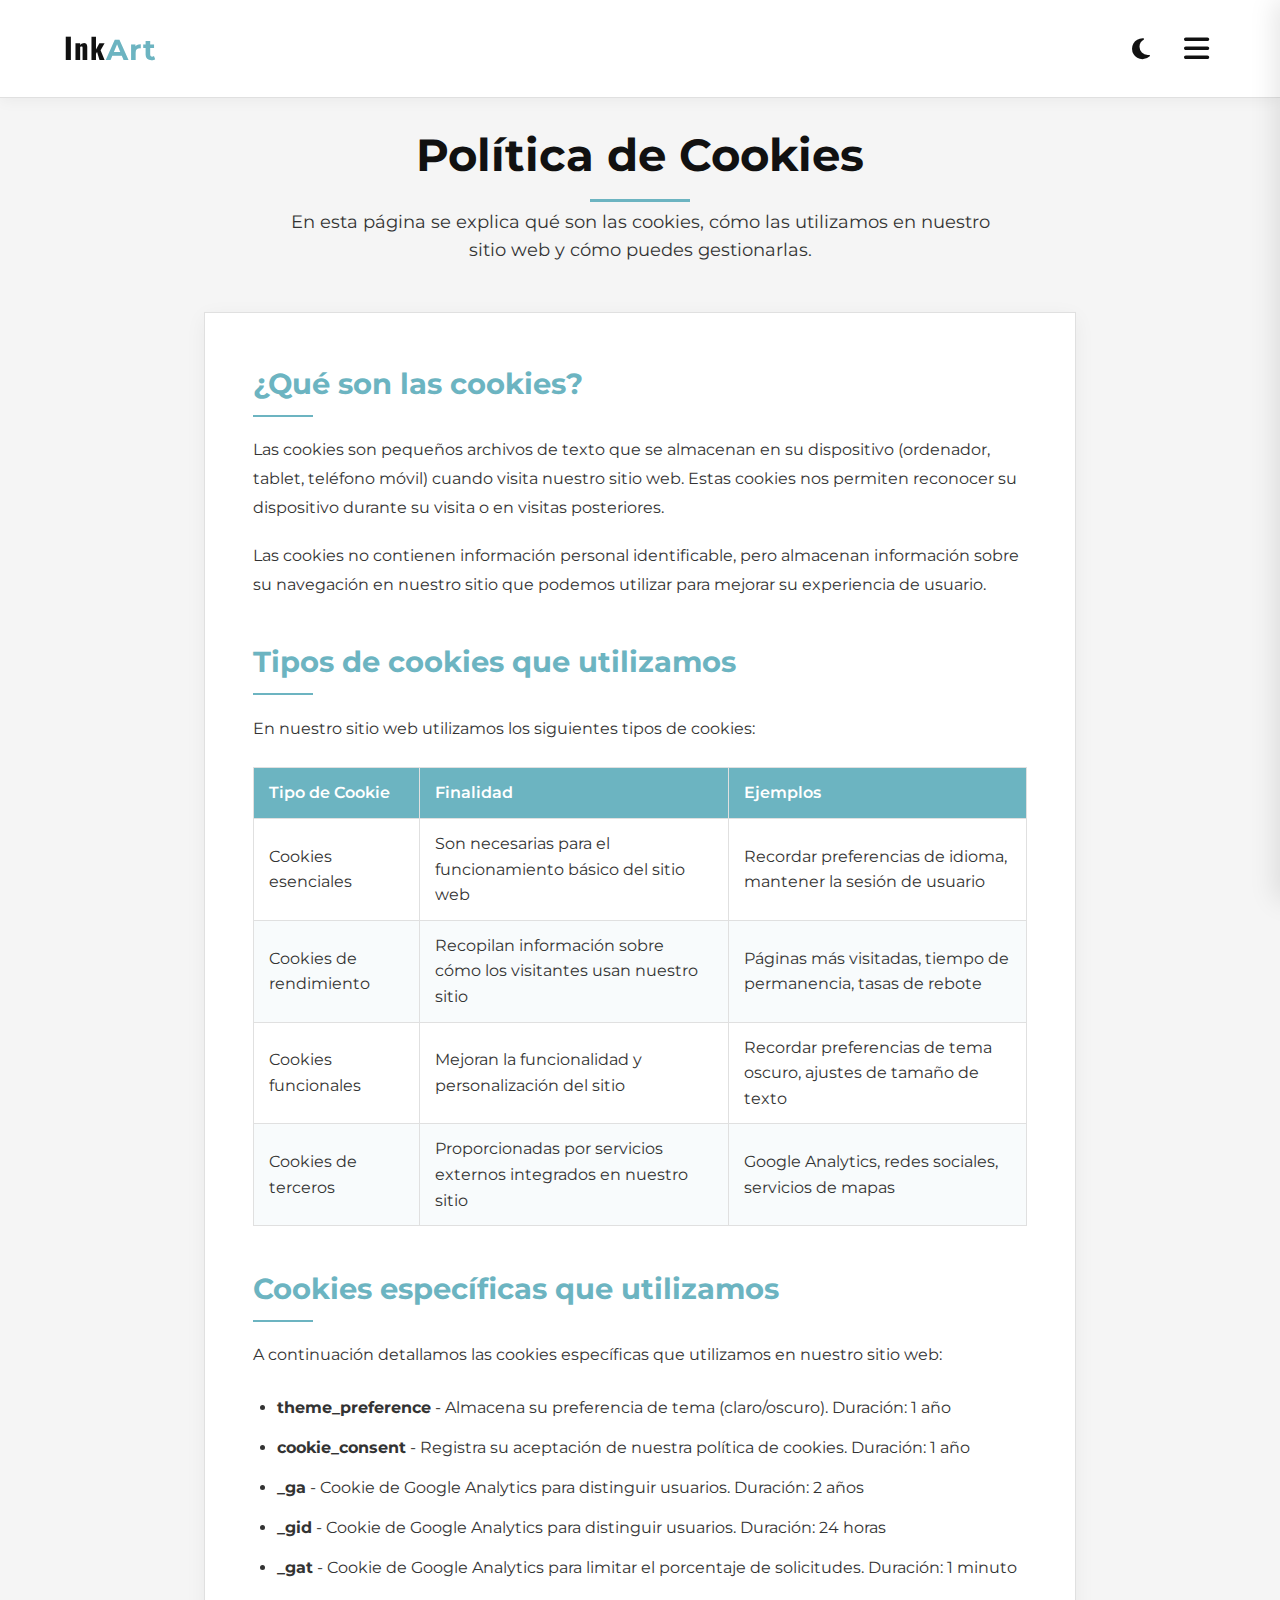
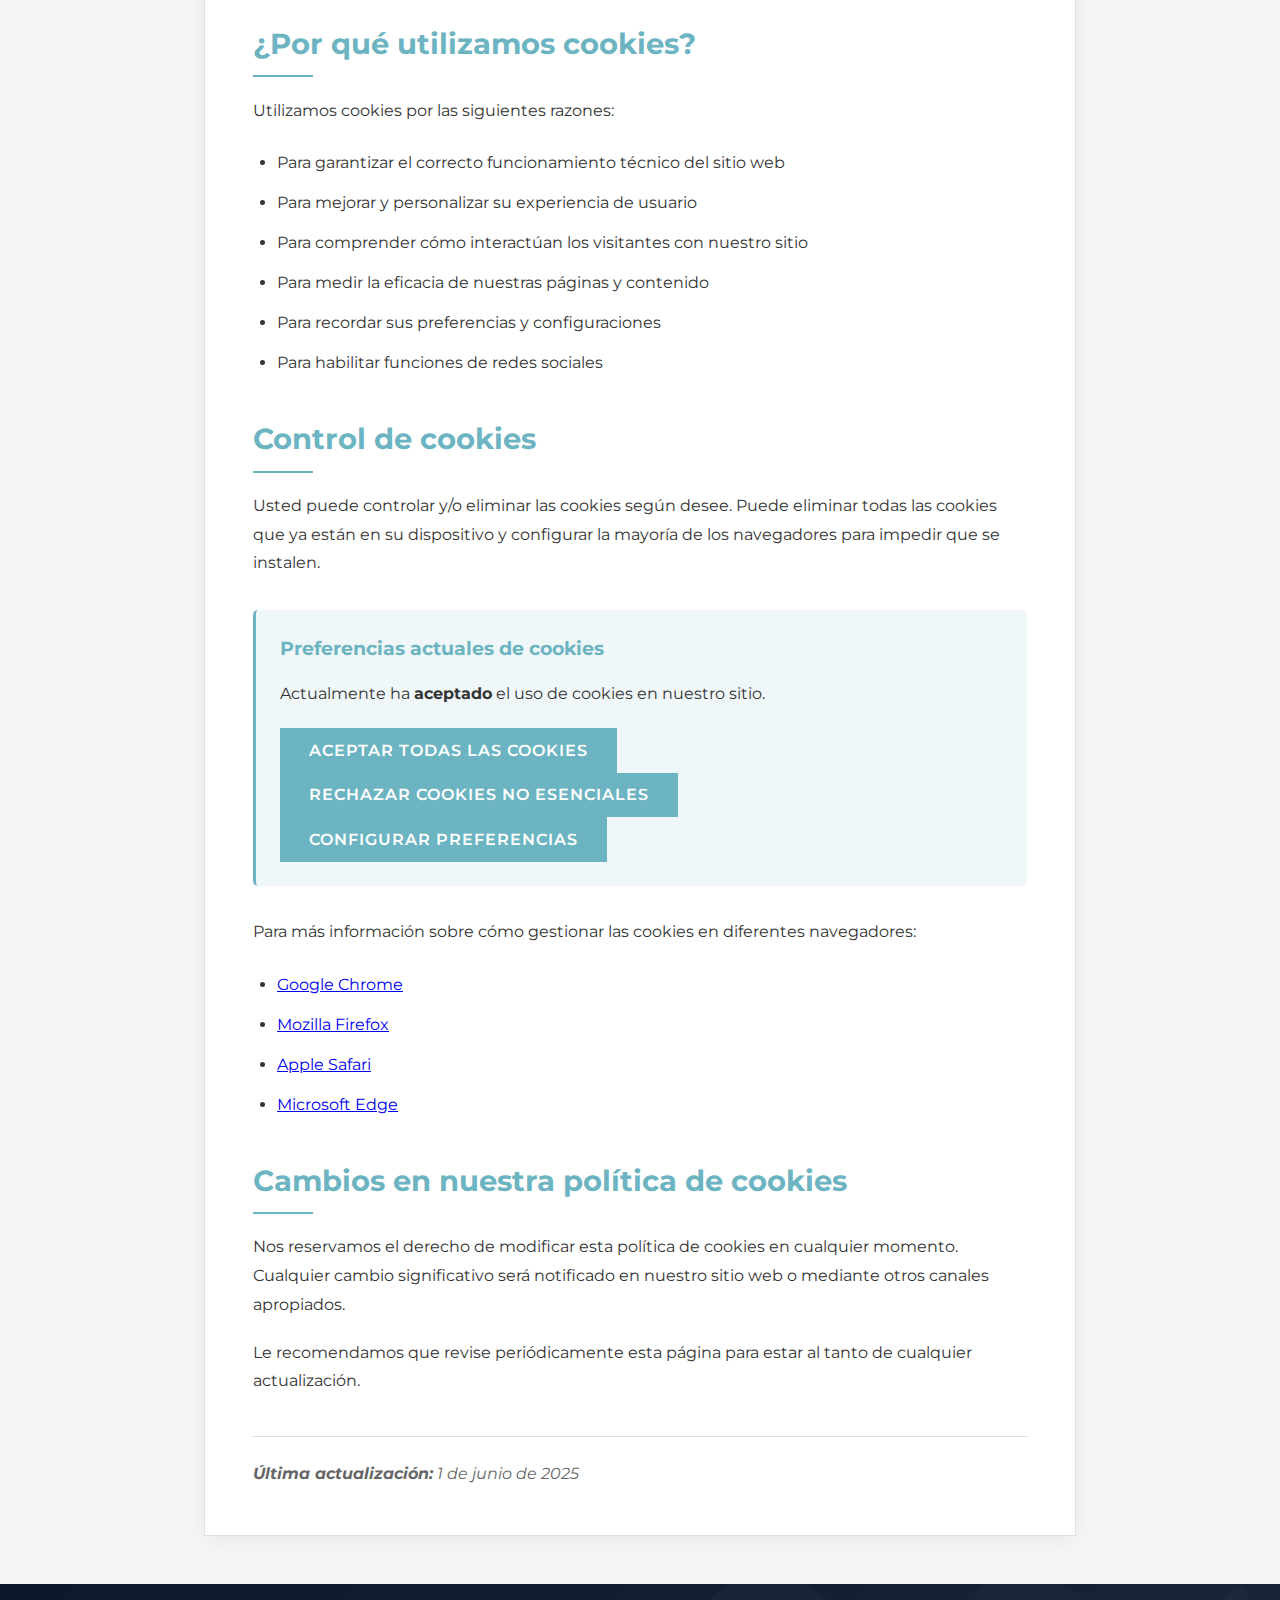
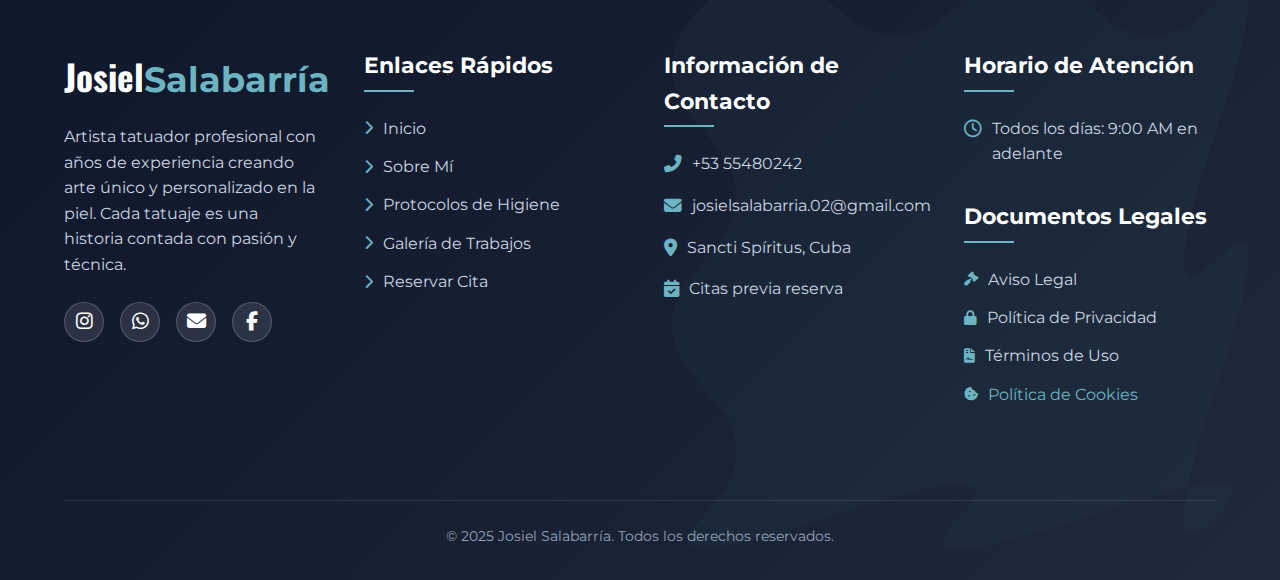
<file: cookies.html>
<!DOCTYPE html>
<html lang="es">
<head>
    <meta charset="UTF-8">
    <meta name="viewport" content="width=device-width, initial-scale=1.0">
    <title>Política de Cookies | Josiel Salabarria | Artista Tatuador</title>
    <link rel="stylesheet" href="https://cdnjs.cloudflare.com/ajax/libs/font-awesome/6.4.0/css/all.min.css">
    <link href="https://fonts.googleapis.com/css2?family=Montserrat:wght@300;400;500;600;700&family=Oswald:wght@500;600;700&display=swap" rel="stylesheet">
    <style>
        :root {
            --color-primary: #111111;
            --color-secondary: #6CB4C1;
            --color-accent: #f8f9fa;
            --color-text: #333333;
            --color-light: #f5f5f5;
            --color-dark: #222222;
            --color-gold: #c0a062;
            --color-border: #e0e0e0;
            --transition-speed: 0.4s;
            --menu-bg: rgba(255, 255, 255, 0.98);
        }
        
        /* Dark Mode Variables */
        .dark-mode {
            --color-primary: #f0f0f0;
            --color-secondary: #5da7b6;
            --color-accent: #1a1a1a;
            --color-text: #e0e0e0;
            --color-light: #121212;
            --color-dark: #f5f5f5;
            --color-gold: #c0a062;
            --color-border: #333333;
            --menu-bg: rgba(18, 18, 18, 0.95);
        }
        
        * {
            margin: 0;
            padding: 0;
            box-sizing: border-box;
            font-family: 'Montserrat', 'Segoe UI', sans-serif;
            transition: background-color var(--transition-speed), color var(--transition-speed), border-color var(--transition-speed);
        }
        
        html, body {
            width: 100%;
            overflow-x: hidden;
            scroll-behavior: smooth;
        }
        
        body {
            background-color: var(--color-light);
            color: var(--color-text);
            line-height: 1.6;
        }
        
        /* Header con Menú Hamburguesa */
        header {
            background-color: rgba(255, 255, 255, 0.98);
            padding: 1.5rem 5%;
            position: fixed;
            width: 100%;
            top: 0;
            z-index: 1000;
            display: flex;
            justify-content: space-between;
            align-items: center;
            box-shadow: 0 2px 15px rgba(0, 0, 0, 0.05);
            border-bottom: 1px solid var(--color-border);
            transition: background-color 0.3s ease;
        }
        
        .dark-mode header {
            background-color: rgba(18, 18, 18, 0.98);
            border-bottom: 1px solid var(--color-border);
        }
        
        header.scrolled {
            background-color: rgba(255, 255, 255, 0.98) !important;
            box-shadow: 0 2px 20px rgba(0, 0, 0, 0.1);
        }
        
        .dark-mode header.scrolled {
            background-color: rgba(18, 18, 18, 0.98) !important;
        }
        
        .logo {
            display: flex;
            align-items: center;
        }
        
        .logo-text {
            font-size: 1.8rem;
            font-weight: 700;
            color: var(--color-primary);
            letter-spacing: 1px;
            font-family: 'Oswald', sans-serif;
        }
        
        .logo-text span {
            color: var(--color-secondary);
        }
        
        .header-right {
            display: flex;
            align-items: center;
            gap: 15px;
        }
        
        .theme-toggle {
            background: transparent;
            border: none;
            color: var(--color-primary);
            font-size: 1.5rem;
            cursor: pointer;
            transition: all 0.3s;
            position: relative;
            width: 40px;
            height: 40px;
            display: flex;
            align-items: center;
            justify-content: center;
            border-radius: 50%;
        }
        
        .theme-toggle:hover {
            color: var(--color-secondary);
            background: rgba(108, 180, 193, 0.1);
        }
        
        .menu-btn {
            background: transparent;
            border: none;
            color: var(--color-primary);
            font-size: 1.8rem;
            cursor: pointer;
            z-index: 1001;
            transition: all 0.3s;
            width: 40px;
            height: 40px;
            display: flex;
            align-items: center;
            justify-content: center;
            border-radius: 50%;
        }
        
        .menu-btn:hover {
            color: var(--color-secondary);
            background: rgba(108, 180, 193, 0.1);
        }
        
        .nav-links {
            position: fixed;
            top: 0;
            right: 0;
            height: 100vh;
            width: 100%;
            max-width: 300px;
            background: var(--menu-bg);
            backdrop-filter: blur(10px);
            display: flex;
            flex-direction: column;
            align-items: center;
            justify-content: center;
            transform: translateX(100%);
            transition: transform 0.5s ease-in-out;
            z-index: 1000;
            box-shadow: -5px 0 25px rgba(0, 0, 0, 0.1);
            border-left: 1px solid var(--color-border);
        }
        
        .nav-links.active {
            transform: translateX(0);
        }
        
        .nav-links ul {
            list-style: none;
            text-align: left;
            width: 100%;
            padding: 0 2rem;
        }
        
        .nav-links ul li {
            margin: 1.8rem 0;
            opacity: 0;
            transform: translateX(20px);
            transition: opacity 0.4s ease, transform 0.4s ease;
        }
        
        .nav-links.active ul li {
            opacity: 1;
            transform: translateX(0);
        }
        
        .nav-links ul li:nth-child(1) { transition-delay: 0.1s; }
        .nav-links ul li:nth-child(2) { transition-delay: 0.2s; }
        .nav-links ul li:nth-child(3) { transition-delay: 0.3s; }
        .nav-links ul li:nth-child(4) { transition-delay: 0.4s; }
        .nav-links ul li:nth-child(5) { transition-delay: 0.5s; }
        .nav-links ul li:nth-child(6) { transition-delay: 0.6s; }
        
        .nav-links ul li a {
            text-decoration: none;
            color: var(--color-primary);
            font-weight: 600;
            font-size: 1.4rem;
            transition: color 0.3s;
            position: relative;
            padding: 0.7rem 1.5rem;
            display: flex;
            align-items: center;
            gap: 15px;
            border-radius: 50px;
            transition: all 0.3s ease;
        }
        
        .nav-links ul li a i {
            width: 30px;
            text-align: center;
            font-size: 1.3rem;
            transition: transform 0.3s ease;
        }
        
        .nav-links ul li a:hover {
            color: var(--color-secondary);
            background: rgba(108, 180, 193, 0.1);
        }
        
        .nav-links ul li a:hover i {
            transform: translateX(5px);
        }
        
        .close-btn {
            position: absolute;
            top: 20px;
            right: 20px;
            background: transparent;
            border: none;
            color: var(--color-primary);
            font-size: 2rem;
            cursor: pointer;
            transition: all 0.3s;
            width: 45px;
            height: 45px;
            display: flex;
            align-items: center;
            justify-content: center;
            border-radius: 50%;
        }
        
        .close-btn:hover {
            color: var(--color-secondary);
            background: rgba(108, 180, 193, 0.1);
            transform: rotate(90deg);
        }
        
        /* Política de Cookies Section */
        .policy-container {
            max-width: 1000px;
            margin: 120px auto 3rem;
            padding: 0 5%;
        }
        
        .policy-header {
            text-align: center;
            margin-bottom: 3rem;
        }
        
        .policy-header h1 {
            font-size: 2.8rem;
            margin-bottom: 1rem;
            color: var(--color-primary);
            position: relative;
            display: inline-block;
        }
        
        .policy-header h1:after {
            content: '';
            position: absolute;
            width: 100px;
            height: 3px;
            background-color: var(--color-secondary);
            bottom: -10px;
            left: 50%;
            transform: translateX(-50%);
        }
        
        .policy-header p {
            color: var(--color-text);
            font-size: 1.1rem;
            max-width: 700px;
            margin: 0 auto;
        }
        
        .dark-mode .policy-header p {
            color: #bbb;
        }
        
        .policy-content {
            background-color: white;
            padding: 3rem;
            border-radius: 0;
            box-shadow: 0 5px 20px rgba(0, 0, 0, 0.05);
            border: 1px solid var(--color-border);
        }
        
        .dark-mode .policy-content {
            background-color: #1a1a1a;
            border-color: var(--color-border);
        }
        
        .policy-section {
            margin-bottom: 2.5rem;
        }
        
        .policy-section h2 {
            font-size: 1.8rem;
            color: var(--color-secondary);
            margin-bottom: 1.2rem;
            position: relative;
            padding-bottom: 10px;
        }
        
        .policy-section h2:after {
            content: '';
            position: absolute;
            width: 60px;
            height: 2px;
            background-color: var(--color-secondary);
            bottom: 0;
            left: 0;
        }
        
        .policy-section p {
            margin-bottom: 1.2rem;
            line-height: 1.8;
            color: var(--color-text);
        }
        
        .dark-mode .policy-section p {
            color: #e0e0e0;
        }
        
        .policy-list {
            margin: 1.5rem 0;
            padding-left: 1.5rem;
        }
        
        .policy-list li {
            margin-bottom: 0.8rem;
            line-height: 1.7;
            color: var(--color-text);
        }
        
        .dark-mode .policy-list li {
            color: #e0e0e0;
        }
        
        .cookie-table {
            width: 100%;
            border-collapse: collapse;
            margin: 1.5rem 0;
        }
        
        .cookie-table th, .cookie-table td {
            border: 1px solid var(--color-border);
            padding: 12px 15px;
            text-align: left;
        }
        
        .cookie-table th {
            background-color: var(--color-secondary);
            color: white;
            font-weight: 600;
        }
        
        .dark-mode .cookie-table th {
            background-color: #5da7b6;
        }
        
        .cookie-table tr:nth-child(even) {
            background-color: rgba(108, 180, 193, 0.05);
        }
        
        .dark-mode .cookie-table tr:nth-child(even) {
            background-color: rgba(93, 167, 182, 0.1);
        }
        
        .cookie-controls {
            background-color: rgba(108, 180, 193, 0.1);
            padding: 1.5rem;
            border-radius: 5px;
            margin: 2rem 0;
            border-left: 3px solid var(--color-secondary);
        }
        
        .cookie-controls h3 {
            margin-bottom: 1rem;
            color: var(--color-secondary);
        }
        
        .cookie-controls p {
            margin-bottom: 1.2rem;
        }
        
        .cookie-btn {
            display: inline-block;
            background: var(--color-secondary);
            color: white;
            border: none;
            padding: 0.8rem 1.8rem;
            font-size: 1rem;
            font-weight: 600;
            cursor: pointer;
            border-radius: 0;
            transition: all 0.3s ease;
            text-transform: uppercase;
            letter-spacing: 1px;
            margin-right: 10px;
        }
        
        .cookie-btn:hover {
            background: var(--color-primary);
        }
        
        .policy-update {
            margin-top: 2rem;
            padding-top: 1.5rem;
            border-top: 1px solid var(--color-border);
            font-style: italic;
            color: #666;
        }
        
        .dark-mode .policy-update {
            color: #aaa;
        }
        
        /* Nuevo Footer Moderno */
        footer {
            background: linear-gradient(135deg, #0f172a 0%, #1e293b 100%);
            color: #f8fafc;
            padding: 4rem 5% 0;
            position: relative;
            overflow: hidden;
        }
        
        .dark-mode footer {
            background: linear-gradient(135deg, #0a0f1d 0%, #141b2d 100%);
        }
        
        .footer-container {
            max-width: 1200px;
            margin: 0 auto;
            display: grid;
            grid-template-columns: repeat(auto-fit, minmax(250px, 1fr));
            gap: 3rem;
            padding-bottom: 3rem;
            position: relative;
            z-index: 2;
        }
        
        .footer-column {
            margin-bottom: 2rem;
        }
        
        .footer-logo {
            font-size: 2.2rem;
            font-weight: 700;
            color: #fff;
            margin-bottom: 1rem;
            font-family: 'Oswald', sans-serif;
            display: inline-block;
        }
        
        .footer-logo span {
            color: #6CB4C1;
        }
        
        .footer-description {
            color: #cbd5e1;
            margin-bottom: 1.5rem;
            font-size: 1rem;
            line-height: 1.6;
        }
        
        .footer-title {
            font-size: 1.4rem;
            margin-bottom: 1.5rem;
            position: relative;
            color: white;
            padding-bottom: 0.5rem;
        }
        
        .footer-title:after {
            content: '';
            position: absolute;
            width: 50px;
            height: 2px;
            background-color: #6CB4C1;
            bottom: 0;
            left: 0;
        }
        
        .footer-links li {
            margin-bottom: 0.8rem;
            list-style: none;
        }
        
        .footer-links li a {
            color: #cbd5e1;
            text-decoration: none;
            transition: all 0.3s;
            font-size: 1rem;
            display: flex;
            align-items: center;
        }
        
        .footer-links li a i {
            margin-right: 10px;
            color: #6CB4C1;
            font-size: 0.9rem;
            transition: transform 0.3s;
        }
        
        .footer-links li a:hover {
            color: #6CB4C1;
        }
        
        .footer-links li a:hover i {
            transform: translateX(5px);
        }
        
        .footer-contact li {
            margin-bottom: 1rem;
            list-style: none;
            display: flex;
            align-items: flex-start;
        }
        
        .footer-contact li i {
            margin-right: 10px;
            color: #6CB4C1;
            font-size: 1.1rem;
            margin-top: 4px;
        }
        
        .footer-contact li span {
            color: #cbd5e1;
            font-size: 1rem;
            line-height: 1.6;
        }
        
        .footer-hours li {
            margin-bottom: 0.8rem;
            list-style: none;
            display: flex;
            align-items: flex-start;
        }
        
        .footer-hours li i {
            margin-right: 10px;
            color: #6CB4C1;
            font-size: 1.1rem;
            margin-top: 4px;
        }
        
        .footer-hours li span {
            color: #cbd5e1;
            font-size: 1rem;
        }
        
        .footer-social-icons {
            display: flex;
            gap: 1rem;
        }
        
        .footer-social-icons .social-icon {
            display: flex;
            align-items: center;
            justify-content: center;
            width: 40px;
            height: 40px;
            background: rgba(255, 255, 255, 0.1);
            border-radius: 50%;
            color: #fff;
            font-size: 1.2rem;
            text-decoration: none;
            transition: all 0.4s ease;
            border: 1px solid rgba(255, 255, 255, 0.2);
        }
        
        .footer-social-icons .social-icon:hover {
            background: #6CB4C1;
            transform: translateY(-5px);
            border-color: #6CB4C1;
        }
        
        .footer-bottom {
            border-top: 1px solid rgba(255, 255, 255, 0.1);
            padding: 1.5rem 0;
            text-align: center;
        }
        
        .copyright {
            color: #94a3b8;
            font-size: 0.9rem;
            margin-bottom: 0.5rem;
        }
        
        
        
        .footer-pattern {
            position: absolute;
            bottom: 0;
            right: 0;
            opacity: 0.03;
            width: 50%;
            height: auto;
            z-index: 1;
        }
        
        /* Responsive Design */
        @media (max-width: 768px) {
            .policy-header h1 {
                font-size: 2.2rem;
            }
            
            .policy-content {
                padding: 2rem;
            }
            
            .policy-section h2 {
                font-size: 1.6rem;
            }
            
            .policy-container {
                margin-top: 100px;
            }
        }
        
        @media (max-width: 480px) {
            .policy-header h1 {
                font-size: 2rem;
            }
            
            .policy-content {
                padding: 1.5rem;
            }
            
            .policy-section h2 {
                font-size: 1.4rem;
            }
            
            .cookie-table {
                display: block;
                overflow-x: auto;
            }
            
            .cookie-btn {
                display: block;
                width: 100%;
                margin-bottom: 10px;
            }
        }
    </style>
</head>
<body>
    <!-- Header con Menú Hamburguesa -->
    <header>
        <div class="logo">
            <div class="logo-text">Ink<span>Art</span></div>
        </div>
        <div class="header-right">
            <button class="theme-toggle" id="themeToggle">
                <i class="fas fa-moon"></i>
            </button>
            <button class="menu-btn" id="menuBtn">
                <i class="fas fa-bars"></i>
            </button>
        </div>
        <nav class="nav-links">
            <button class="close-btn" id="closeBtn">
                <i class="fas fa-times"></i>
            </button>
            <ul>
                <li><a href="index.html#inicio"><i class="fas fa-home"></i> Inicio</a></li>
                <li><a href="index.html#sobre-mi"><i class="fas fa-user"></i> Sobre Mí</a></li>
                <li><a href="index.html#higiene"><i class="fas fa-hand-sparkles"></i> Higiene</a></li>
                <li><a href="index.html#galeria"><i class="fas fa-images"></i> Galería</a></li>
                <li><a href="index.html#reservas"><i class="fas fa-calendar-check"></i> Reservas</a></li>
                <li><a href="index.html#contacto"><i class="fas fa-envelope"></i> Contacto</a></li>
            </ul>
        </nav>
    </header>

    <!-- Política de Cookies Section -->
    <main class="policy-container">
        <div class="policy-header">
            <h1>Política de Cookies</h1>
            <p>En esta página se explica qué son las cookies, cómo las utilizamos en nuestro sitio web y cómo puedes gestionarlas.</p>
        </div>
        
        <div class="policy-content">
            <div class="policy-section">
                <h2>¿Qué son las cookies?</h2>
                <p>Las cookies son pequeños archivos de texto que se almacenan en su dispositivo (ordenador, tablet, teléfono móvil) cuando visita nuestro sitio web. Estas cookies nos permiten reconocer su dispositivo durante su visita o en visitas posteriores.</p>
                <p>Las cookies no contienen información personal identificable, pero almacenan información sobre su navegación en nuestro sitio que podemos utilizar para mejorar su experiencia de usuario.</p>
            </div>
            
            <div class="policy-section">
                <h2>Tipos de cookies que utilizamos</h2>
                <p>En nuestro sitio web utilizamos los siguientes tipos de cookies:</p>
                
                <table class="cookie-table">
                    <thead>
                        <tr>
                            <th>Tipo de Cookie</th>
                            <th>Finalidad</th>
                            <th>Ejemplos</th>
                        </tr>
                    </thead>
                    <tbody>
                        <tr>
                            <td>Cookies esenciales</td>
                            <td>Son necesarias para el funcionamiento básico del sitio web</td>
                            <td>Recordar preferencias de idioma, mantener la sesión de usuario</td>
                        </tr>
                        <tr>
                            <td>Cookies de rendimiento</td>
                            <td>Recopilan información sobre cómo los visitantes usan nuestro sitio</td>
                            <td>Páginas más visitadas, tiempo de permanencia, tasas de rebote</td>
                        </tr>
                        <tr>
                            <td>Cookies funcionales</td>
                            <td>Mejoran la funcionalidad y personalización del sitio</td>
                            <td>Recordar preferencias de tema oscuro, ajustes de tamaño de texto</td>
                        </tr>
                        <tr>
                            <td>Cookies de terceros</td>
                            <td>Proporcionadas por servicios externos integrados en nuestro sitio</td>
                            <td>Google Analytics, redes sociales, servicios de mapas</td>
                        </tr>
                    </tbody>
                </table>
            </div>
            
            <div class="policy-section">
                <h2>Cookies específicas que utilizamos</h2>
                <p>A continuación detallamos las cookies específicas que utilizamos en nuestro sitio web:</p>
                
                <ul class="policy-list">
                    <li><strong>theme_preference</strong> - Almacena su preferencia de tema (claro/oscuro). Duración: 1 año</li>
                    <li><strong>cookie_consent</strong> - Registra su aceptación de nuestra política de cookies. Duración: 1 año</li>
                    <li><strong>_ga</strong> - Cookie de Google Analytics para distinguir usuarios. Duración: 2 años</li>
                    <li><strong>_gid</strong> - Cookie de Google Analytics para distinguir usuarios. Duración: 24 horas</li>
                    <li><strong>_gat</strong> - Cookie de Google Analytics para limitar el porcentaje de solicitudes. Duración: 1 minuto</li>
                </ul>
            </div>
            
            <div class="policy-section">
                <h2>¿Por qué utilizamos cookies?</h2>
                <p>Utilizamos cookies por las siguientes razones:</p>
                
                <ul class="policy-list">
                    <li>Para garantizar el correcto funcionamiento técnico del sitio web</li>
                    <li>Para mejorar y personalizar su experiencia de usuario</li>
                    <li>Para comprender cómo interactúan los visitantes con nuestro sitio</li>
                    <li>Para medir la eficacia de nuestras páginas y contenido</li>
                    <li>Para recordar sus preferencias y configuraciones</li>
                    <li>Para habilitar funciones de redes sociales</li>
                </ul>
            </div>
            
            <div class="policy-section">
                <h2>Control de cookies</h2>
                <p>Usted puede controlar y/o eliminar las cookies según desee. Puede eliminar todas las cookies que ya están en su dispositivo y configurar la mayoría de los navegadores para impedir que se instalen.</p>
                
                <div class="cookie-controls">
                    <h3>Preferencias actuales de cookies</h3>
                    <p>Actualmente ha <strong id="cookieStatus">aceptado</strong> el uso de cookies en nuestro sitio.</p>
                    <button class="cookie-btn" id="acceptCookies">Aceptar todas las cookies</button>
                    <button class="cookie-btn" id="rejectCookies">Rechazar cookies no esenciales</button>
                    <button class="cookie-btn" id="manageCookies">Configurar preferencias</button>
                </div>
                
                <p>Para más información sobre cómo gestionar las cookies en diferentes navegadores:</p>
                <ul class="policy-list">
                    <li><a href="https://support.google.com/chrome/answer/95647" target="_blank">Google Chrome</a></li>
                    <li><a href="https://support.mozilla.org/es/kb/habilitar-y-deshabilitar-cookies-sitios-web-rastrear-preferencias" target="_blank">Mozilla Firefox</a></li>
                    <li><a href="https://support.apple.com/es-es/guide/safari/sfri11471/mac" target="_blank">Apple Safari</a></li>
                    <li><a href="https://support.microsoft.com/es-es/microsoft-edge/eliminar-las-cookies-en-microsoft-edge-63947406-40ac-c3b8-57b9-2a946a29ae09" target="_blank">Microsoft Edge</a></li>
                </ul>
            </div>
            
            <div class="policy-section">
                <h2>Cambios en nuestra política de cookies</h2>
                <p>Nos reservamos el derecho de modificar esta política de cookies en cualquier momento. Cualquier cambio significativo será notificado en nuestro sitio web o mediante otros canales apropiados.</p>
                <p>Le recomendamos que revise periódicamente esta página para estar al tanto de cualquier actualización.</p>
            </div>
            
            <div class="policy-update">
                <p><strong>Última actualización:</strong> 1 de junio de 2025</p>
            </div>
        </div>
    </main>

    <!-- Nuevo Footer Moderno -->
    <footer id="contacto">
        <svg class="footer-pattern" viewBox="0 0 500 500" xmlns="http://www.w3.org/2000/svg">
            <path fill="#6CB4C1" d="M50,50 Q100,0 150,50 T250,50 T350,50 T450,50 T450,150 T450,250 T450,350 T450,450 T350,450 T250,450 T150,450 T50,450 T50,350 T50,250 T50,150 T50,50 Z"></path>
        </svg>
        
        <div class="footer-container">
            <div class="footer-column">
                <div class="footer-logo">Josiel<span>Salabarría</span></div>
                <p class="footer-description">Artista tatuador profesional con años de experiencia creando arte único y personalizado en la piel. Cada tatuaje es una historia contada con pasión y técnica.</p>
                <div class="footer-social-icons">
                    <a href="https://www.instagram.com/josiel.2002?igsh=MTByYTM4ZHBjY3N6MA%3D%3D&utm_source=qr" class="social-icon">
                        <i class="fab fa-instagram"></i>
                    </a>
                    <a href="https://wa.me/5355480242" class="social-icon">
                        <i class="fab fa-whatsapp"></i>
                    </a>
                    <a href="mailto:josielsalabarria.02@gmail.com" class="social-icon">
                        <i class="fas fa-envelope"></i>
                    </a>
                    <a href="https://www.facebook.com/share/15Cn1Q9rBg/" class="social-icon">
                        <i class="fab fa-facebook-f"></i>
                    </a>
                </div>
            </div>
            
            <div class="footer-column">
                <h3 class="footer-title">Enlaces Rápidos</h3>
                <ul class="footer-links">
                    <li><a href="index.html#inicio"><i class="fas fa-chevron-right"></i> Inicio</a></li>
                    <li><a href="index.html#sobre-mi"><i class="fas fa-chevron-right"></i> Sobre Mí</a></li>
                    <li><a href="index.html#higiene"><i class="fas fa-chevron-right"></i> Protocolos de Higiene</a></li>
                    <li><a href="index.html#galeria"><i class="fas fa-chevron-right"></i> Galería de Trabajos</a></li>
                    <li><a href="index.html#reservas"><i class="fas fa-chevron-right"></i> Reservar Cita</a></li>
                </ul>
            </div>
            
            <div class="footer-column">
                <h3 class="footer-title">Información de Contacto</h3>
                <ul class="footer-contact">
                    <li>
                        <i class="fas fa-phone-alt"></i>
                        <span>+53 55480242</span>
                    </li>
                    <li>
                        <i class="fas fa-envelope"></i>
                        <span>josielsalabarria.02@gmail.com</span>
                    </li>
                    <li>
                        <i class="fas fa-map-marker-alt"></i>
                        <span>Sancti Spíritus, Cuba</span>
                    </li>
                    <li>
                        <i class="fas fa-calendar-check"></i>
                        <span>Citas previa reserva</span>
                    </li>
                </ul>
            </div>
            
            <div class="footer-column">
                <h3 class="footer-title">Horario de Atención</h3>
                <ul class="footer-hours">
                    <li>
                        <i class="far fa-clock"></i>
                        <span>Todos los días: 9:00 AM en adelante</span>
                    </li>
                </ul>
                
                <h3 class="footer-title" style="margin-top: 2rem;">Documentos Legales</h3>
                <ul class="footer-links">
                    <li><a href="legal.html"><i class="fas fa-gavel"></i> Aviso Legal</a></li>
                    <li><a href="pdp.html"><i class="fas fa-lock"></i> Política de Privacidad</a></li>
                    <li><a href="terminos.html"><i class="fas fa-file-contract"></i> Términos de Uso</a></li>
                    <li><a href="cookies.html" style="color: #6CB4C1;"><i class="fas fa-cookie-bite"></i> Política de Cookies</a></li>
                </ul>
            </div>
        </div>
        
        <div class="footer-bottom">
            <div class="copyright">
                &copy; 2025 Josiel Salabarría. Todos los derechos reservados.
            </div>
            
            
        </div>
    </footer>

    <script>
        // Menú Hamburguesa
        const menuBtn = document.getElementById('menuBtn');
        const closeBtn = document.getElementById('closeBtn');
        const navLinks = document.querySelector('.nav-links');
        
        menuBtn.addEventListener('click', () => {
            navLinks.classList.add('active');
            menuBtn.style.display = 'none';
            document.body.style.overflow = 'hidden';
        });
        
        closeBtn.addEventListener('click', () => {
            navLinks.classList.remove('active');
            menuBtn.style.display = 'block';
            document.body.style.overflow = 'auto';
        });
        
        // Cerrar menú al hacer clic en un enlace
        document.querySelectorAll('.nav-links a').forEach(link => {
            link.addEventListener('click', () => {
                navLinks.classList.remove('active');
                menuBtn.style.display = 'block';
                document.body.style.overflow = 'auto';
            });
        });
        
        // Smooth scrolling para enlaces de anclaje
        document.querySelectorAll('a[href^="#"]').forEach(anchor => {
            anchor.addEventListener('click', function(e) {
                e.preventDefault();
                
                const targetId = this.getAttribute('href');
                const targetElement = document.querySelector(targetId);
                
                window.scrollTo({
                    top: targetElement.offsetTop - 80,
                    behavior: 'smooth'
                });
            });
        });
        
        // Efecto de desplazamiento del encabezado
        window.addEventListener('scroll', function() {
            const header = document.querySelector('header');
            const isDarkMode = document.body.classList.contains('dark-mode');
            
            if (window.scrollY > 100) {
                header.classList.add('scrolled');
            } else {
                header.classList.remove('scrolled');
            }
        });
        
        // Tema Oscuro
        const themeToggle = document.getElementById('themeToggle');
        const themeIcon = themeToggle.querySelector('i');
        
        // Verificar preferencia guardada
        const savedTheme = localStorage.getItem('theme');
        if (savedTheme === 'dark') {
            document.body.classList.add('dark-mode');
            themeIcon.classList.remove('fa-moon');
            themeIcon.classList.add('fa-sun');
        }
        
        themeToggle.addEventListener('click', () => {
            document.body.classList.toggle('dark-mode');
            
            if (document.body.classList.contains('dark-mode')) {
                themeIcon.classList.remove('fa-moon');
                themeIcon.classList.add('fa-sun');
                localStorage.setItem('theme', 'dark');
            } else {
                themeIcon.classList.remove('fa-sun');
                themeIcon.classList.add('fa-moon');
                localStorage.setItem('theme', 'light');
            }
        });
        
        // Control de cookies
        const cookieStatus = document.getElementById('cookieStatus');
        const acceptCookies = document.getElementById('acceptCookies');
        const rejectCookies = document.getElementById('rejectCookies');
        const manageCookies = document.getElementById('manageCookies');
        
        // Verificar preferencia de cookies
        const cookieConsent = localStorage.getItem('cookie_consent');
        
        if (cookieConsent === 'accepted') {
            cookieStatus.textContent = 'aceptado';
        } else if (cookieConsent === 'rejected') {
            cookieStatus.textContent = 'rechazado';
        } else {
            cookieStatus.textContent = 'aceptado';
            localStorage.setItem('cookie_consent', 'accepted');
        }
        
        // Botones de control de cookies
        acceptCookies.addEventListener('click', () => {
            localStorage.setItem('cookie_consent', 'accepted');
            cookieStatus.textContent = 'aceptado';
            alert('Gracias por aceptar nuestras cookies. Su preferencia ha sido guardada.');
        });
        
        rejectCookies.addEventListener('click', () => {
            localStorage.setItem('cookie_consent', 'rejected');
            cookieStatus.textContent = 'rechazado';
            alert('Has rechazado las cookies no esenciales. Su preferencia ha sido guardada.');
        });
        
        manageCookies.addEventListener('click', () => {
            alert('En una implementación completa, esto abriría un panel detallado para configurar preferencias individuales de cookies.');
        });
    </script>
</body>
</html>
</file>
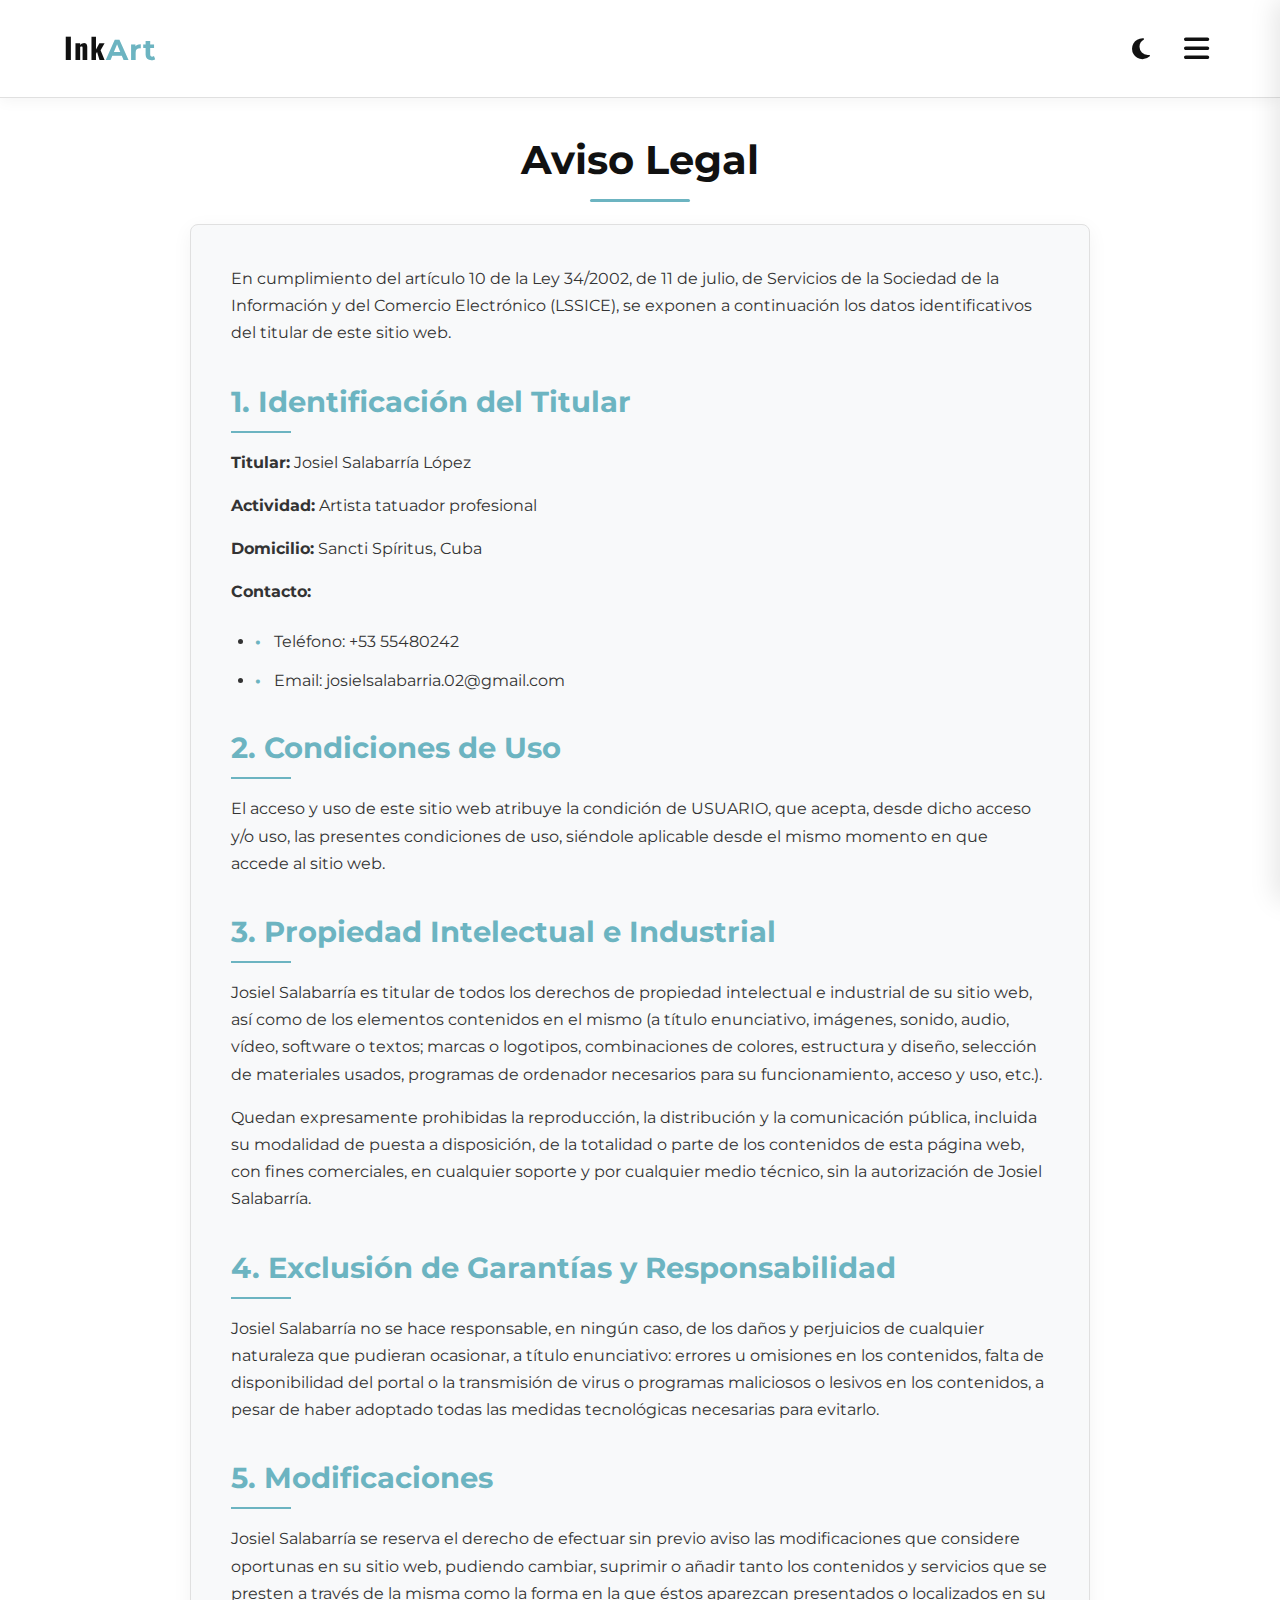
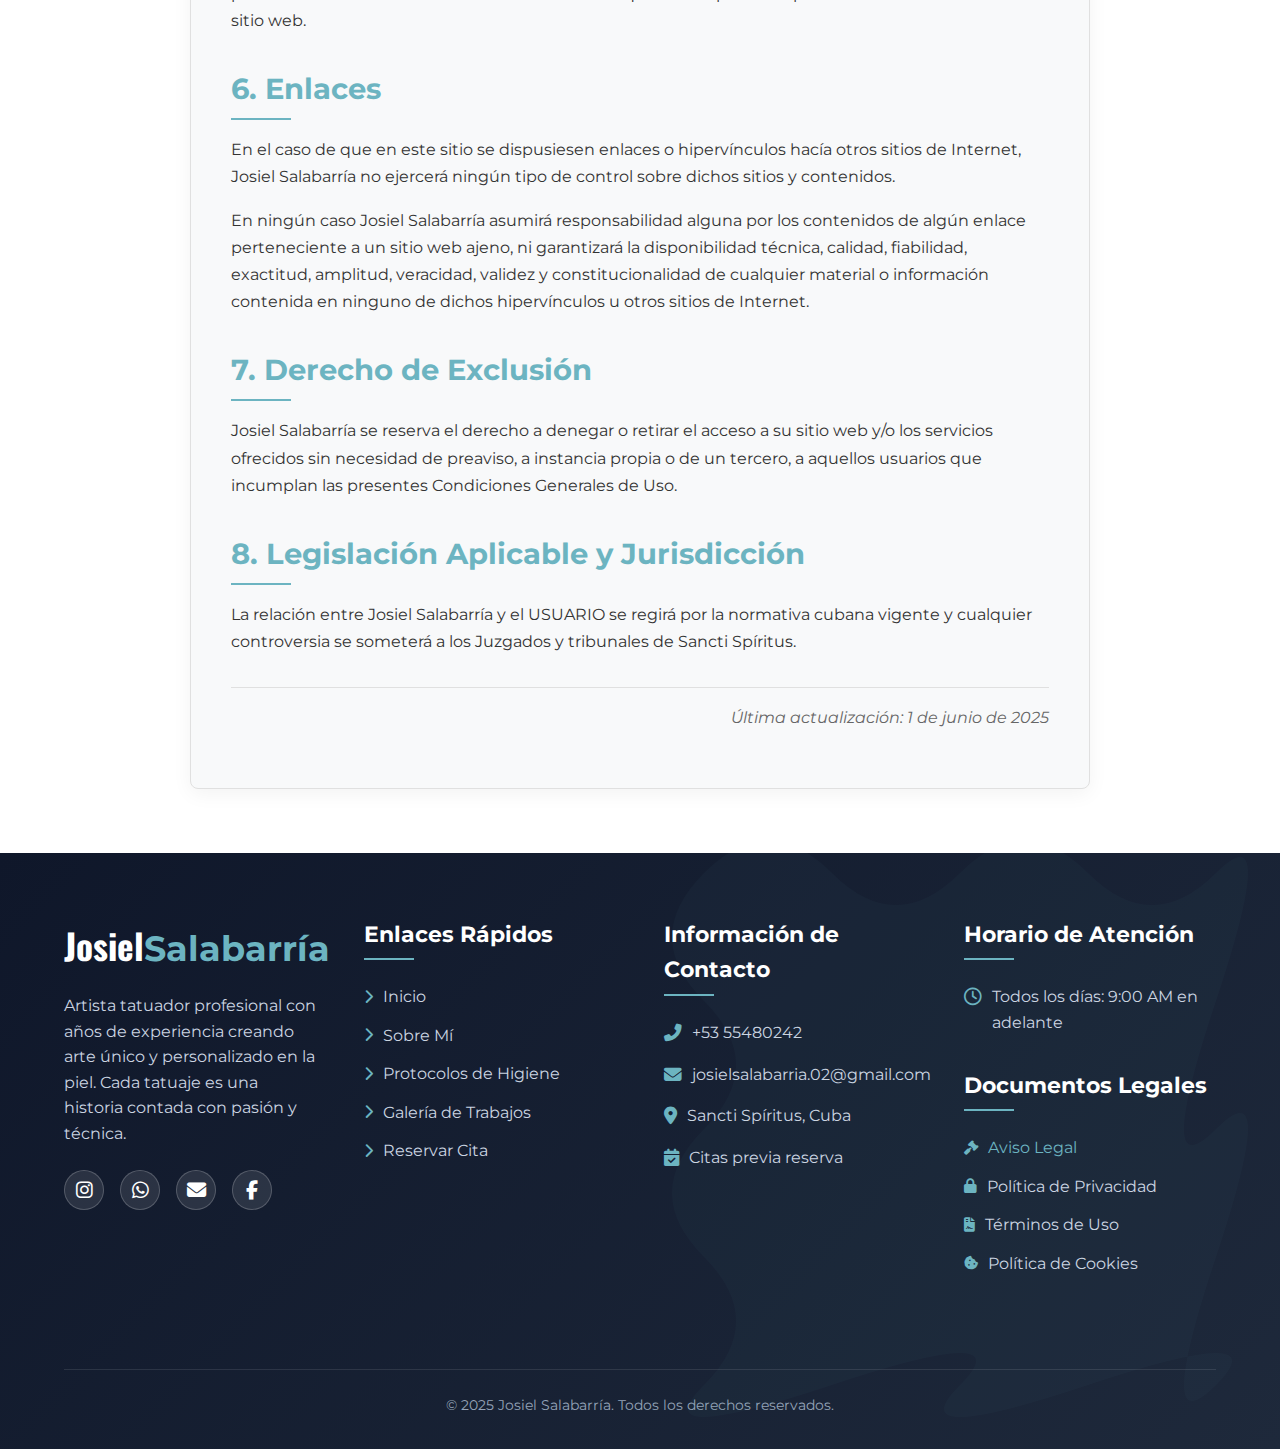
<file: legal.html>
<!DOCTYPE html>
<html lang="es">
<head>
    <meta charset="UTF-8">
    <meta name="viewport" content="width=device-width, initial-scale=1.0">
    <title>Aviso Legal | Josiel Salabarria - Artista Tatuador</title>
    <link rel="stylesheet" href="https://cdnjs.cloudflare.com/ajax/libs/font-awesome/6.4.0/css/all.min.css">
    <link href="https://fonts.googleapis.com/css2?family=Montserrat:wght@300;400;500;600;700&family=Oswald:wght@500;600;700&display=swap" rel="stylesheet">
    <style>
        /* Mantenemos todos los estilos del sitio original */
        :root {
            --color-primary: #111111;
            --color-secondary: #6CB4C1;
            --color-accent: #f8f9fa;
            --color-text: #333333;
            --color-light: #f5f5f5;
            --color-dark: #222222;
            --color-gold: #c0a062;
            --color-border: #e0e0e0;
            --transition-speed: 0.4s;
            --menu-bg: rgba(255, 255, 255, 0.98);
        }
        
        .dark-mode {
            --color-primary: #f0f0f0;
            --color-secondary: #5da7b6;
            --color-accent: #1a1a1a;
            --color-text: #e0e0e0;
            --color-light: #121212;
            --color-dark: #f5f5f5;
            --color-gold: #c0a062;
            --color-border: #333333;
            --menu-bg: rgba(18, 18, 18, 0.95);
        }
        
        * {
            margin: 0;
            padding: 0;
            box-sizing: border-box;
            font-family: 'Montserrat', 'Segoe UI', sans-serif;
            transition: background-color var(--transition-speed), color var(--transition-speed), border-color var(--transition-speed);
        }
        
        html, body {
            width: 100%;
            overflow-x: hidden;
            scroll-behavior: smooth;
        }
        
        body {
            background-color: var(--color-light);
            color: var(--color-text);
            line-height: 1.6;
        }
        
        /* Header con Menú Hamburguesa */
        header {
            background-color: rgba(255, 255, 255, 0.98);
            padding: 1.5rem 5%;
            position: fixed;
            width: 100%;
            top: 0;
            z-index: 1000;
            display: flex;
            justify-content: space-between;
            align-items: center;
            box-shadow: 0 2px 15px rgba(0, 0, 0, 0.05);
            border-bottom: 1px solid var(--color-border);
            transition: background-color 0.3s ease;
        }
        
        .dark-mode header {
            background-color: rgba(18, 18, 18, 0.98);
            border-bottom: 1px solid var(--color-border);
        }
        
        header.scrolled {
            background-color: rgba(255, 255, 255, 0.98) !important;
            box-shadow: 0 2px 20px rgba(0, 0, 0, 0.1);
        }
        
        .dark-mode header.scrolled {
            background-color: rgba(18, 18, 18, 0.98) !important;
        }
        
        .logo {
            display: flex;
            align-items: center;
        }
        
        .logo-text {
            font-size: 1.8rem;
            font-weight: 700;
            color: var(--color-primary);
            letter-spacing: 1px;
            font-family: 'Oswald', sans-serif;
        }
        
        .logo-text span {
            color: var(--color-secondary);
        }
        
        .header-right {
            display: flex;
            align-items: center;
            gap: 15px;
        }
        
        .theme-toggle {
            background: transparent;
            border: none;
            color: var(--color-primary);
            font-size: 1.5rem;
            cursor: pointer;
            transition: all 0.3s;
            position: relative;
            width: 40px;
            height: 40px;
            display: flex;
            align-items: center;
            justify-content: center;
            border-radius: 50%;
        }
        
        .theme-toggle:hover {
            color: var(--color-secondary);
            background: rgba(108, 180, 193, 0.1);
        }
        
        .menu-btn {
            background: transparent;
            border: none;
            color: var(--color-primary);
            font-size: 1.8rem;
            cursor: pointer;
            z-index: 1001;
            transition: all 0.3s;
            width: 40px;
            height: 40px;
            display: flex;
            align-items: center;
            justify-content: center;
            border-radius: 50%;
        }
        
        .menu-btn:hover {
            color: var(--color-secondary);
            background: rgba(108, 180, 193, 0.1);
        }
        
        .nav-links {
            position: fixed;
            top: 0;
            right: 0;
            height: 100vh;
            width: 100%;
            max-width: 300px;
            background: var(--menu-bg);
            backdrop-filter: blur(10px);
            display: flex;
            flex-direction: column;
            align-items: center;
            justify-content: center;
            transform: translateX(100%);
            transition: transform 0.5s ease-in-out;
            z-index: 1000;
            box-shadow: -5px 0 25px rgba(0, 0, 0, 0.1);
            border-left: 1px solid var(--color-border);
        }
        
        .nav-links.active {
            transform: translateX(0);
        }
        
        .nav-links ul {
            list-style: none;
            text-align: left;
            width: 100%;
            padding: 0 2rem;
        }
        
        .nav-links ul li {
            margin: 1.8rem 0;
            opacity: 0;
            transform: translateX(20px);
            transition: opacity 0.4s ease, transform 0.4s ease;
        }
        
        .nav-links.active ul li {
            opacity: 1;
            transform: translateX(0);
        }
        
        .nav-links ul li:nth-child(1) { transition-delay: 0.1s; }
        .nav-links ul li:nth-child(2) { transition-delay: 0.2s; }
        .nav-links ul li:nth-child(3) { transition-delay: 0.3s; }
        .nav-links ul li:nth-child(4) { transition-delay: 0.4s; }
        .nav-links ul li:nth-child(5) { transition-delay: 0.5s; }
        .nav-links ul li:nth-child(6) { transition-delay: 0.6s; }
        
        .nav-links ul li a {
            text-decoration: none;
            color: var(--color-primary);
            font-weight: 600;
            font-size: 1.4rem;
            transition: color 0.3s;
            position: relative;
            padding: 0.7rem 1.5rem;
            display: flex;
            align-items: center;
            gap: 15px;
            border-radius: 50px;
            transition: all 0.3s ease;
        }
        
        .nav-links ul li a i {
            width: 30px;
            text-align: center;
            font-size: 1.3rem;
            transition: transform 0.3s ease;
        }
        
        .nav-links ul li a:hover {
            color: var(--color-secondary);
            background: rgba(108, 180, 193, 0.1);
        }
        
        .nav-links ul li a:hover i {
            transform: translateX(5px);
        }
        
        .close-btn {
            position: absolute;
            top: 20px;
            right: 20px;
            background: transparent;
            border: none;
            color: var(--color-primary);
            font-size: 2rem;
            cursor: pointer;
            transition: all 0.3s;
            width: 45px;
            height: 45px;
            display: flex;
            align-items: center;
            justify-content: center;
            border-radius: 50%;
        }
        
        .close-btn:hover {
            color: var(--color-secondary);
            background: rgba(108, 180, 193, 0.1);
            transform: rotate(90deg);
        }
        
        /* Estilos específicos para la página de Aviso Legal */
        .legal-section {
            padding: 8rem 5% 4rem;
            background-color: white;
            min-height: 100vh;
        }
        
        .dark-mode .legal-section {
            background-color: #1a1a1a;
        }
        
        .legal-container {
            max-width: 900px;
            margin: 0 auto;
        }
        
        .legal-title {
            font-size: 2.5rem;
            margin-bottom: 2rem;
            position: relative;
            font-weight: 700;
            color: var(--color-primary);
            text-align: center;
        }
        
        .legal-title:after {
            content: '';
            position: absolute;
            width: 100px;
            height: 3px;
            background-color: var(--color-secondary);
            bottom: -10px;
            left: 50%;
            transform: translateX(-50%);
            border-radius: 2px;
        }
        
        .legal-content {
            background: var(--color-accent);
            border-radius: 8px;
            padding: 2.5rem;
            box-shadow: 0 5px 20px rgba(0, 0, 0, 0.05);
            border: 1px solid var(--color-border);
        }
        
        .dark-mode .legal-content {
            background: #222;
            border-color: #333;
        }
        
        .legal-section h2 {
            font-size: 1.8rem;
            margin: 2rem 0 1rem;
            color: var(--color-secondary);
            position: relative;
            padding-bottom: 0.5rem;
        }
        
        .legal-section h2:after {
            content: '';
            position: absolute;
            width: 60px;
            height: 2px;
            background: var(--color-secondary);
            bottom: 0;
            left: 0;
        }
        
        .legal-section p {
            margin-bottom: 1rem;
            line-height: 1.7;
        }
        
        .legal-section ul {
            margin: 1.5rem 0;
            padding-left: 1.5rem;
        }
        
        .legal-section li {
            margin-bottom: 0.8rem;
            position: relative;
            padding-left: 1.2rem;
        }
        
        .legal-section li:before {
            content: '•';
            position: absolute;
            left: 0;
            color: var(--color-secondary);
            font-weight: bold;
        }
        
        .update-date {
            text-align: right;
            font-style: italic;
            margin-top: 2rem;
            color: #666;
            border-top: 1px solid var(--color-border);
            padding-top: 1rem;
        }
        
        .dark-mode .update-date {
            color: #aaa;
            border-top-color: #333;
        }
        
        /* Nuevo Footer Moderno */
        footer {
            background: linear-gradient(135deg, #0f172a 0%, #1e293b 100%);
            color: #f8fafc;
            padding: 4rem 5% 0;
            position: relative;
            overflow: hidden;
        }
        
        .dark-mode footer {
            background: linear-gradient(135deg, #0a0f1d 0%, #141b2d 100%);
        }
        
        .footer-container {
            max-width: 1200px;
            margin: 0 auto;
            display: grid;
            grid-template-columns: repeat(auto-fit, minmax(250px, 1fr));
            gap: 3rem;
            padding-bottom: 3rem;
            position: relative;
            z-index: 2;
        }
        
        .footer-column {
            margin-bottom: 2rem;
        }
        
        .footer-logo {
            font-size: 2.2rem;
            font-weight: 700;
            color: #fff;
            margin-bottom: 1rem;
            font-family: 'Oswald', sans-serif;
            display: inline-block;
        }
        
        .footer-logo span {
            color: #6CB4C1;
        }
        
        .footer-description {
            color: #cbd5e1;
            margin-bottom: 1.5rem;
            font-size: 1rem;
            line-height: 1.6;
        }
        
        .footer-title {
            font-size: 1.4rem;
            margin-bottom: 1.5rem;
            position: relative;
            color: white;
            padding-bottom: 0.5rem;
        }
        
        .footer-title:after {
            content: '';
            position: absolute;
            width: 50px;
            height: 2px;
            background-color: #6CB4C1;
            bottom: 0;
            left: 0;
        }
        
        .footer-links li {
            margin-bottom: 0.8rem;
            list-style: none;
        }
        
        .footer-links li a {
            color: #cbd5e1;
            text-decoration: none;
            transition: all 0.3s;
            font-size: 1rem;
            display: flex;
            align-items: center;
        }
        
        .footer-links li a i {
            margin-right: 10px;
            color: #6CB4C1;
            font-size: 0.9rem;
            transition: transform 0.3s;
        }
        
        .footer-links li a:hover {
            color: #6CB4C1;
        }
        
        .footer-links li a:hover i {
            transform: translateX(5px);
        }
        
        .footer-contact li {
            margin-bottom: 1rem;
            list-style: none;
            display: flex;
            align-items: flex-start;
        }
        
        .footer-contact li i {
            margin-right: 10px;
            color: #6CB4C1;
            font-size: 1.1rem;
            margin-top: 4px;
        }
        
        .footer-contact li span {
            color: #cbd5e1;
            font-size: 1rem;
            line-height: 1.6;
        }
        
        .footer-hours li {
            margin-bottom: 0.8rem;
            list-style: none;
            display: flex;
            align-items: flex-start;
        }
        
        .footer-hours li i {
            margin-right: 10px;
            color: #6CB4C1;
            font-size: 1.1rem;
            margin-top: 4px;
        }
        
        .footer-hours li span {
            color: #cbd5e1;
            font-size: 1rem;
        }
        
        .footer-social-icons {
            display: flex;
            gap: 1rem;
        }
        
        .footer-social-icons .social-icon {
            display: flex;
            align-items: center;
            justify-content: center;
            width: 40px;
            height: 40px;
            background: rgba(255, 255, 255, 0.1);
            border-radius: 50%;
            color: #fff;
            font-size: 1.2rem;
            text-decoration: none;
            transition: all 0.4s ease;
            border: 1px solid rgba(255, 255, 255, 0.2);
        }
        
        .footer-social-icons .social-icon:hover {
            background: #6CB4C1;
            transform: translateY(-5px);
            border-color: #6CB4C1;
        }
        
        .footer-bottom {
            border-top: 1px solid rgba(255, 255, 255, 0.1);
            padding: 1.5rem 0;
            text-align: center;
        }
        
        .copyright {
            color: #94a3b8;
            font-size: 0.9rem;
            margin-bottom: 0.5rem;
        }
        
        
        .legal-links a:hover {
            color: #6CB4C1;
        }
        
        .footer-pattern {
            position: absolute;
            bottom: 0;
            right: 0;
            opacity: 0.03;
            width: 50%;
            height: auto;
            z-index: 1;
        }
        
        /* Responsive Design */
        @media (max-width: 768px) {
            .legal-section {
                padding: 6rem 5% 2rem;
            }
            
            .legal-title {
                font-size: 2rem;
            }
            
            .nav-links {
                width: 100%;
                max-width: 100%;
            }
            
            .legal-content {
                padding: 1.5rem;
            }
            
            .footer-container {
                grid-template-columns: 1fr;
                gap: 2rem;
            }
            
            .footer-column {
                margin-bottom: 0;
            }
            
            .footer-title {
                margin-top: 1.5rem;
            }
        }
        
        @media (max-width: 480px) {
            .legal-title {
                font-size: 1.8rem;
            }
            
            .nav-links ul li a {
                font-size: 1.3rem;
            }
            
            .footer-logo {
                font-size: 2rem;
            }
        }
    </style>
</head>
<body>
    <!-- Header con Menú Hamburguesa -->
    <header>
        <div class="logo">
            <div class="logo-text">Ink<span>Art</span></div>
        </div>
        <div class="header-right">
            <button class="theme-toggle" id="themeToggle">
                <i class="fas fa-moon"></i>
            </button>
            <button class="menu-btn" id="menuBtn">
                <i class="fas fa-bars"></i>
            </button>
        </div>
        <nav class="nav-links">
            <button class="close-btn" id="closeBtn">
                <i class="fas fa-times"></i>
            </button>
            <ul>
                <li><a href="index.html"><i class="fas fa-home"></i> Inicio</a></li>
                <li><a href="index.html#sobre-mi"><i class="fas fa-user"></i> Sobre Mí</a></li>
                <li><a href="index.html#higiene"><i class="fas fa-hand-sparkles"></i> Higiene</a></li>
                <li><a href="index.html#galeria"><i class="fas fa-images"></i> Galería</a></li>
                <li><a href="index.html#reservas"><i class="fas fa-calendar-check"></i> Reservas</a></li>
                <li><a href="index.html#contacto"><i class="fas fa-envelope"></i> Contacto</a></li>
            </ul>
        </nav>
    </header>

    <!-- Sección de Aviso Legal -->
    <section class="legal-section">
        <div class="legal-container">
            <h1 class="legal-title">Aviso Legal</h1>
            
            <div class="legal-content">
                <p>En cumplimiento del artículo 10 de la Ley 34/2002, de 11 de julio, de Servicios de la Sociedad de la Información y del Comercio Electrónico (LSSICE), se exponen a continuación los datos identificativos del titular de este sitio web.</p>
                
                <h2>1. Identificación del Titular</h2>
                <p><strong>Titular:</strong> Josiel Salabarría López</p>
                <p><strong>Actividad:</strong> Artista tatuador profesional</p>
                
                <p><strong>Domicilio:</strong> Sancti Spíritus, Cuba</p>
                <p><strong>Contacto:</strong> </p>
                <ul>
                    <li>Teléfono: +53 55480242</li>
                    <li>Email: josielsalabarria.02@gmail.com</li>
                </ul>
                
                <h2>2. Condiciones de Uso</h2>
                <p>El acceso y uso de este sitio web atribuye la condición de USUARIO, que acepta, desde dicho acceso y/o uso, las presentes condiciones de uso, siéndole aplicable desde el mismo momento en que accede al sitio web.</p>
                
                <h2>3. Propiedad Intelectual e Industrial</h2>
                <p>Josiel Salabarría es titular de todos los derechos de propiedad intelectual e industrial de su sitio web, así como de los elementos contenidos en el mismo (a título enunciativo, imágenes, sonido, audio, vídeo, software o textos; marcas o logotipos, combinaciones de colores, estructura y diseño, selección de materiales usados, programas de ordenador necesarios para su funcionamiento, acceso y uso, etc.).</p>
                
                <p>Quedan expresamente prohibidas la reproducción, la distribución y la comunicación pública, incluida su modalidad de puesta a disposición, de la totalidad o parte de los contenidos de esta página web, con fines comerciales, en cualquier soporte y por cualquier medio técnico, sin la autorización de Josiel Salabarría.</p>
                
                <h2>4. Exclusión de Garantías y Responsabilidad</h2>
                <p>Josiel Salabarría no se hace responsable, en ningún caso, de los daños y perjuicios de cualquier naturaleza que pudieran ocasionar, a título enunciativo: errores u omisiones en los contenidos, falta de disponibilidad del portal o la transmisión de virus o programas maliciosos o lesivos en los contenidos, a pesar de haber adoptado todas las medidas tecnológicas necesarias para evitarlo.</p>
                
                <h2>5. Modificaciones</h2>
                <p>Josiel Salabarría se reserva el derecho de efectuar sin previo aviso las modificaciones que considere oportunas en su sitio web, pudiendo cambiar, suprimir o añadir tanto los contenidos y servicios que se presten a través de la misma como la forma en la que éstos aparezcan presentados o localizados en su sitio web.</p>
                
                <h2>6. Enlaces</h2>
                <p>En el caso de que en este sitio se dispusiesen enlaces o hipervínculos hacía otros sitios de Internet, Josiel Salabarría no ejercerá ningún tipo de control sobre dichos sitios y contenidos.</p>
                
                <p>En ningún caso Josiel Salabarría asumirá responsabilidad alguna por los contenidos de algún enlace perteneciente a un sitio web ajeno, ni garantizará la disponibilidad técnica, calidad, fiabilidad, exactitud, amplitud, veracidad, validez y constitucionalidad de cualquier material o información contenida en ninguno de dichos hipervínculos u otros sitios de Internet.</p>
                
                <h2>7. Derecho de Exclusión</h2>
                <p>Josiel Salabarría se reserva el derecho a denegar o retirar el acceso a su sitio web y/o los servicios ofrecidos sin necesidad de preaviso, a instancia propia o de un tercero, a aquellos usuarios que incumplan las presentes Condiciones Generales de Uso.</p>
                
                <h2>8. Legislación Aplicable y Jurisdicción</h2>
                <p>La relación entre Josiel Salabarría y el USUARIO se regirá por la normativa cubana vigente y cualquier controversia se someterá a los Juzgados y tribunales de Sancti Spíritus.</p>
                
                <div class="update-date">
                    <p>Última actualización: 1 de junio de 2025</p>
                </div>
            </div>
        </div>
    </section>

    <!-- Nuevo Footer Moderno -->
    <footer id="contacto">
        <svg class="footer-pattern" viewBox="0 0 500 500" xmlns="http://www.w3.org/2000/svg">
            <path fill="#6CB4C1" d="M50,50 Q100,0 150,50 T250,50 T350,50 T450,50 T450,150 T450,250 T450,350 T450,450 T350,450 T250,450 T150,450 T50,450 T50,350 T50,250 T50,150 T50,50 Z"></path>
        </svg>
        
        <div class="footer-container">
            <div class="footer-column">
                <div class="footer-logo">Josiel<span>Salabarría</span></div>
                <p class="footer-description">Artista tatuador profesional con años de experiencia creando arte único y personalizado en la piel. Cada tatuaje es una historia contada con pasión y técnica.</p>
                <div class="footer-social-icons">
                    <a href="https://www.instagram.com/josiel.2002?igsh=MTByYTM4ZHBjY3N6MA%3D%3D&utm_source=qr" class="social-icon">
                        <i class="fab fa-instagram"></i>
                    </a>
                    <a href="https://wa.me/5355480242" class="social-icon">
                        <i class="fab fa-whatsapp"></i>
                    </a>
                    <a href="mailto:josielsalabarria.02@gmail.com" class="social-icon">
                        <i class="fas fa-envelope"></i>
                    </a>
                    <a href="https://www.facebook.com/share/15Cn1Q9rBg/" class="social-icon">
                        <i class="fab fa-facebook-f"></i>
                    </a>
                </div>
            </div>
            
            <div class="footer-column">
                <h3 class="footer-title">Enlaces Rápidos</h3>
                <ul class="footer-links">
                    <li><a href="index.html"><i class="fas fa-chevron-right"></i> Inicio</a></li>
                    <li><a href="index.html#sobre-mi"><i class="fas fa-chevron-right"></i> Sobre Mí</a></li>
                    <li><a href="index.html#higiene"><i class="fas fa-chevron-right"></i> Protocolos de Higiene</a></li>
                    <li><a href="index.html#galeria"><i class="fas fa-chevron-right"></i> Galería de Trabajos</a></li>
                    <li><a href="index.html#reservas"><i class="fas fa-chevron-right"></i> Reservar Cita</a></li>
                </ul>
            </div>
            
            <div class="footer-column">
                <h3 class="footer-title">Información de Contacto</h3>
                <ul class="footer-contact">
                    <li>
                        <i class="fas fa-phone-alt"></i>
                        <span>+53 55480242</span>
                    </li>
                    <li>
                        <i class="fas fa-envelope"></i>
                        <span>josielsalabarria.02@gmail.com</span>
                    </li>
                    <li>
                        <i class="fas fa-map-marker-alt"></i>
                        <span>Sancti Spíritus, Cuba</span>
                    </li>
                    <li>
                        <i class="fas fa-calendar-check"></i>
                        <span>Citas previa reserva</span>
                    </li>
                </ul>
            </div>
            
            <div class="footer-column">
                <h3 class="footer-title">Horario de Atención</h3>
                <ul class="footer-hours">
                    <li>
                        <i class="far fa-clock"></i>
                        <span>Todos los días: 9:00 AM en adelante</span>
                    </li>
                </ul>
                
                <h3 class="footer-title" style="margin-top: 2rem;">Documentos Legales</h3>
                <ul class="footer-links">
                    <li><a href="legal.html" style="color: #6CB4C1;"><i class="fas fa-gavel"></i> Aviso Legal</a></li>
                    <li><a href="pdp.html"><i class="fas fa-lock"></i> Política de Privacidad</a></li>
                    <li><a href="terminos.html"><i class="fas fa-file-contract"></i> Términos de Uso</a></li>
                    <li><a href="cookies.html"><i class="fas fa-cookie-bite"></i> Política de Cookies</a></li>
                </ul>
            </div>
        </div>
        
        <div class="footer-bottom">
            <div class="copyright">
                &copy; 2025 Josiel Salabarría. Todos los derechos reservados.
            </div>
            
        </div>
    </footer>

    <script>
        // Menú Hamburguesa
        const menuBtn = document.getElementById('menuBtn');
        const closeBtn = document.getElementById('closeBtn');
        const navLinks = document.querySelector('.nav-links');
        
        menuBtn.addEventListener('click', () => {
            navLinks.classList.add('active');
            menuBtn.style.display = 'none';
            document.body.style.overflow = 'hidden';
        });
        
        closeBtn.addEventListener('click', () => {
            navLinks.classList.remove('active');
            menuBtn.style.display = 'block';
            document.body.style.overflow = 'auto';
        });
        
        // Cerrar menú al hacer clic en un enlace
        document.querySelectorAll('.nav-links a').forEach(link => {
            link.addEventListener('click', () => {
                navLinks.classList.remove('active');
                menuBtn.style.display = 'block';
                document.body.style.overflow = 'auto';
            });
        });
        
        // Smooth scrolling para enlaces de anclaje
        document.querySelectorAll('a[href^="#"]').forEach(anchor => {
            anchor.addEventListener('click', function(e) {
                e.preventDefault();
                
                const targetId = this.getAttribute('href');
                const targetElement = document.querySelector(targetId);
                
                window.scrollTo({
                    top: targetElement.offsetTop - 80,
                    behavior: 'smooth'
                });
            });
        });
        
        // Efecto de desplazamiento del encabezado
        window.addEventListener('scroll', function() {
            const header = document.querySelector('header');
            const isDarkMode = document.body.classList.contains('dark-mode');
            
            if (window.scrollY > 100) {
                header.classList.add('scrolled');
            } else {
                header.classList.remove('scrolled');
            }
        });
        
        // Tema Oscuro
        const themeToggle = document.getElementById('themeToggle');
        const themeIcon = themeToggle.querySelector('i');
        
        // Verificar preferencia guardada
        const savedTheme = localStorage.getItem('theme');
        if (savedTheme === 'dark') {
            document.body.classList.add('dark-mode');
            themeIcon.classList.remove('fa-moon');
            themeIcon.classList.add('fa-sun');
        }
        
        themeToggle.addEventListener('click', () => {
            document.body.classList.toggle('dark-mode');
            
            if (document.body.classList.contains('dark-mode')) {
                themeIcon.classList.remove('fa-moon');
                themeIcon.classList.add('fa-sun');
                localStorage.setItem('theme', 'dark');
            } else {
                themeIcon.classList.remove('fa-sun');
                themeIcon.classList.add('fa-moon');
                localStorage.setItem('theme', 'light');
            }
        });
        
        // Animación al desplazar
        const observer = new IntersectionObserver((entries) => {
            entries.forEach(entry => {
                if (entry.isIntersecting) {
                    entry.target.style.opacity = "1";
                    entry.target.style.transform = "translateY(0)";
                }
            });
        }, { threshold: 0.1 });
        
        document.querySelectorAll('.hygiene-card, .contact-card').forEach(card => {
            observer.observe(card);
        });
    </script>
</body>
</html>
</file>
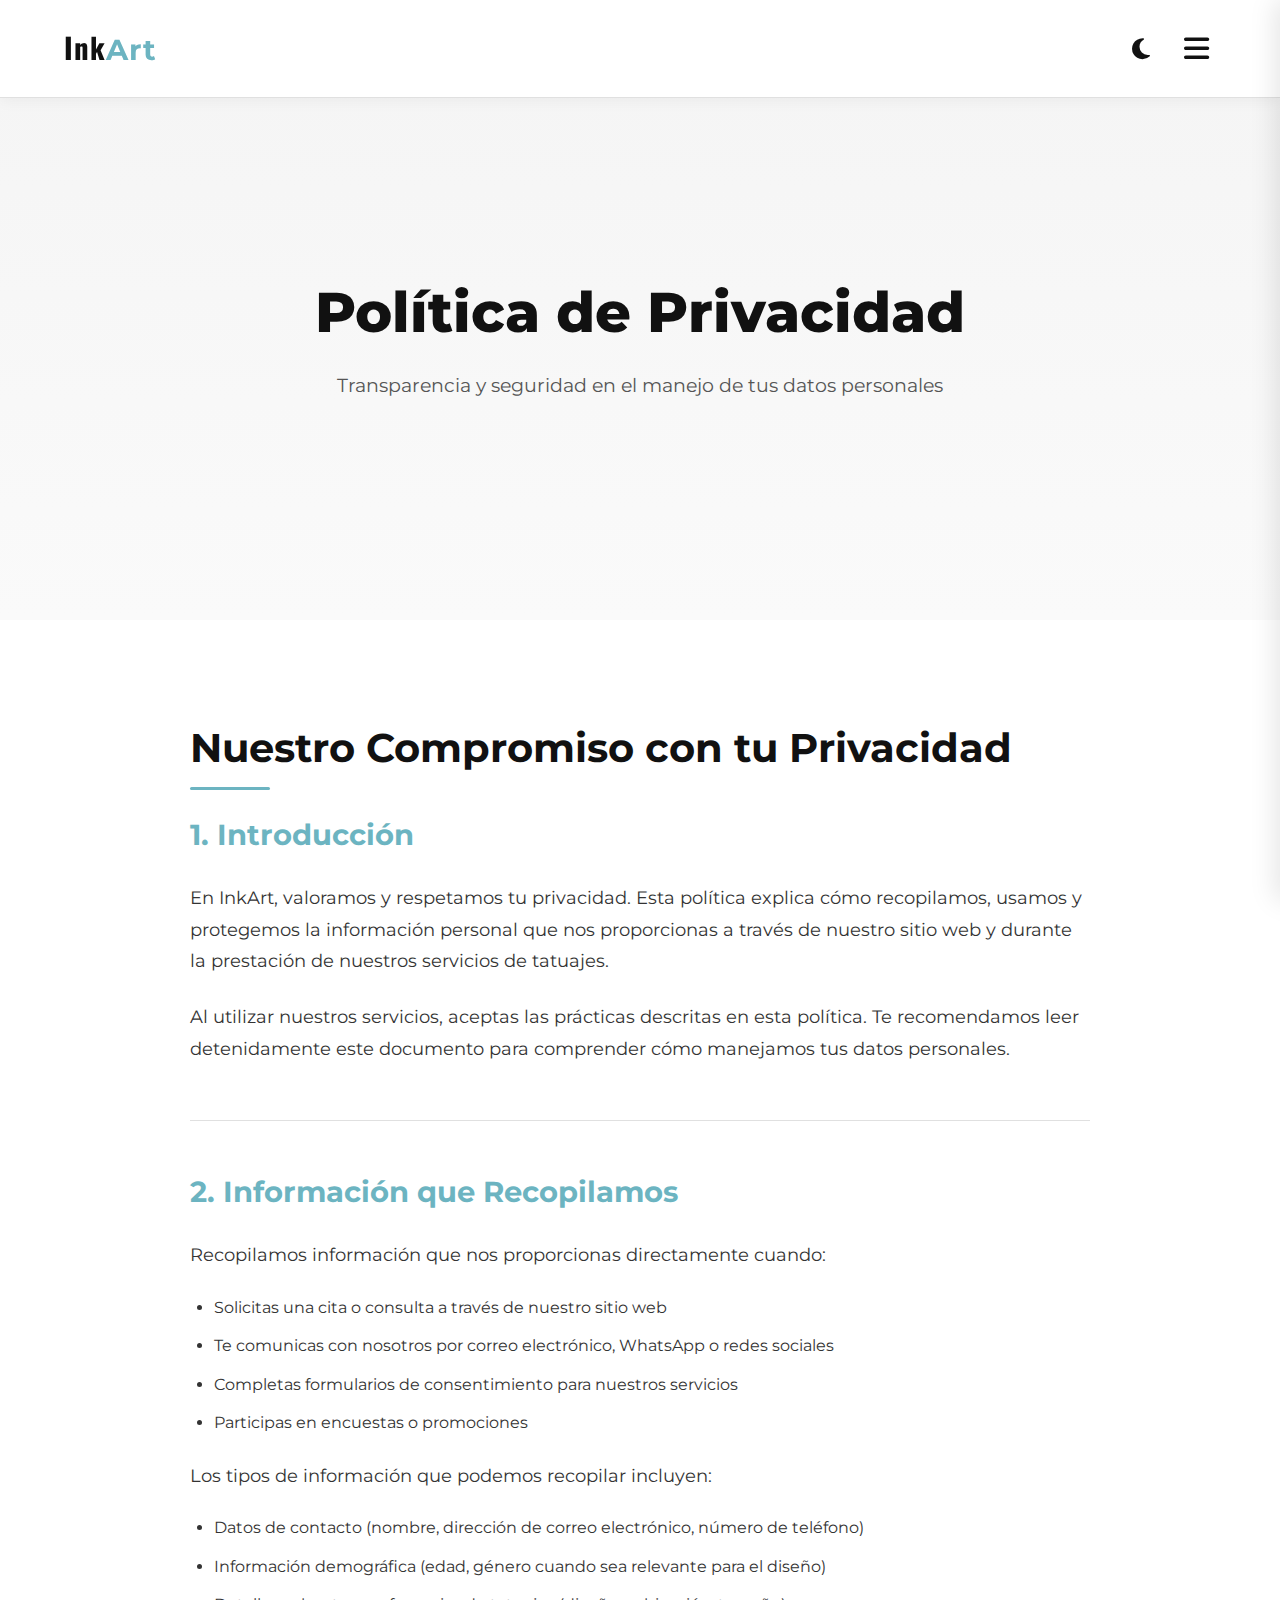
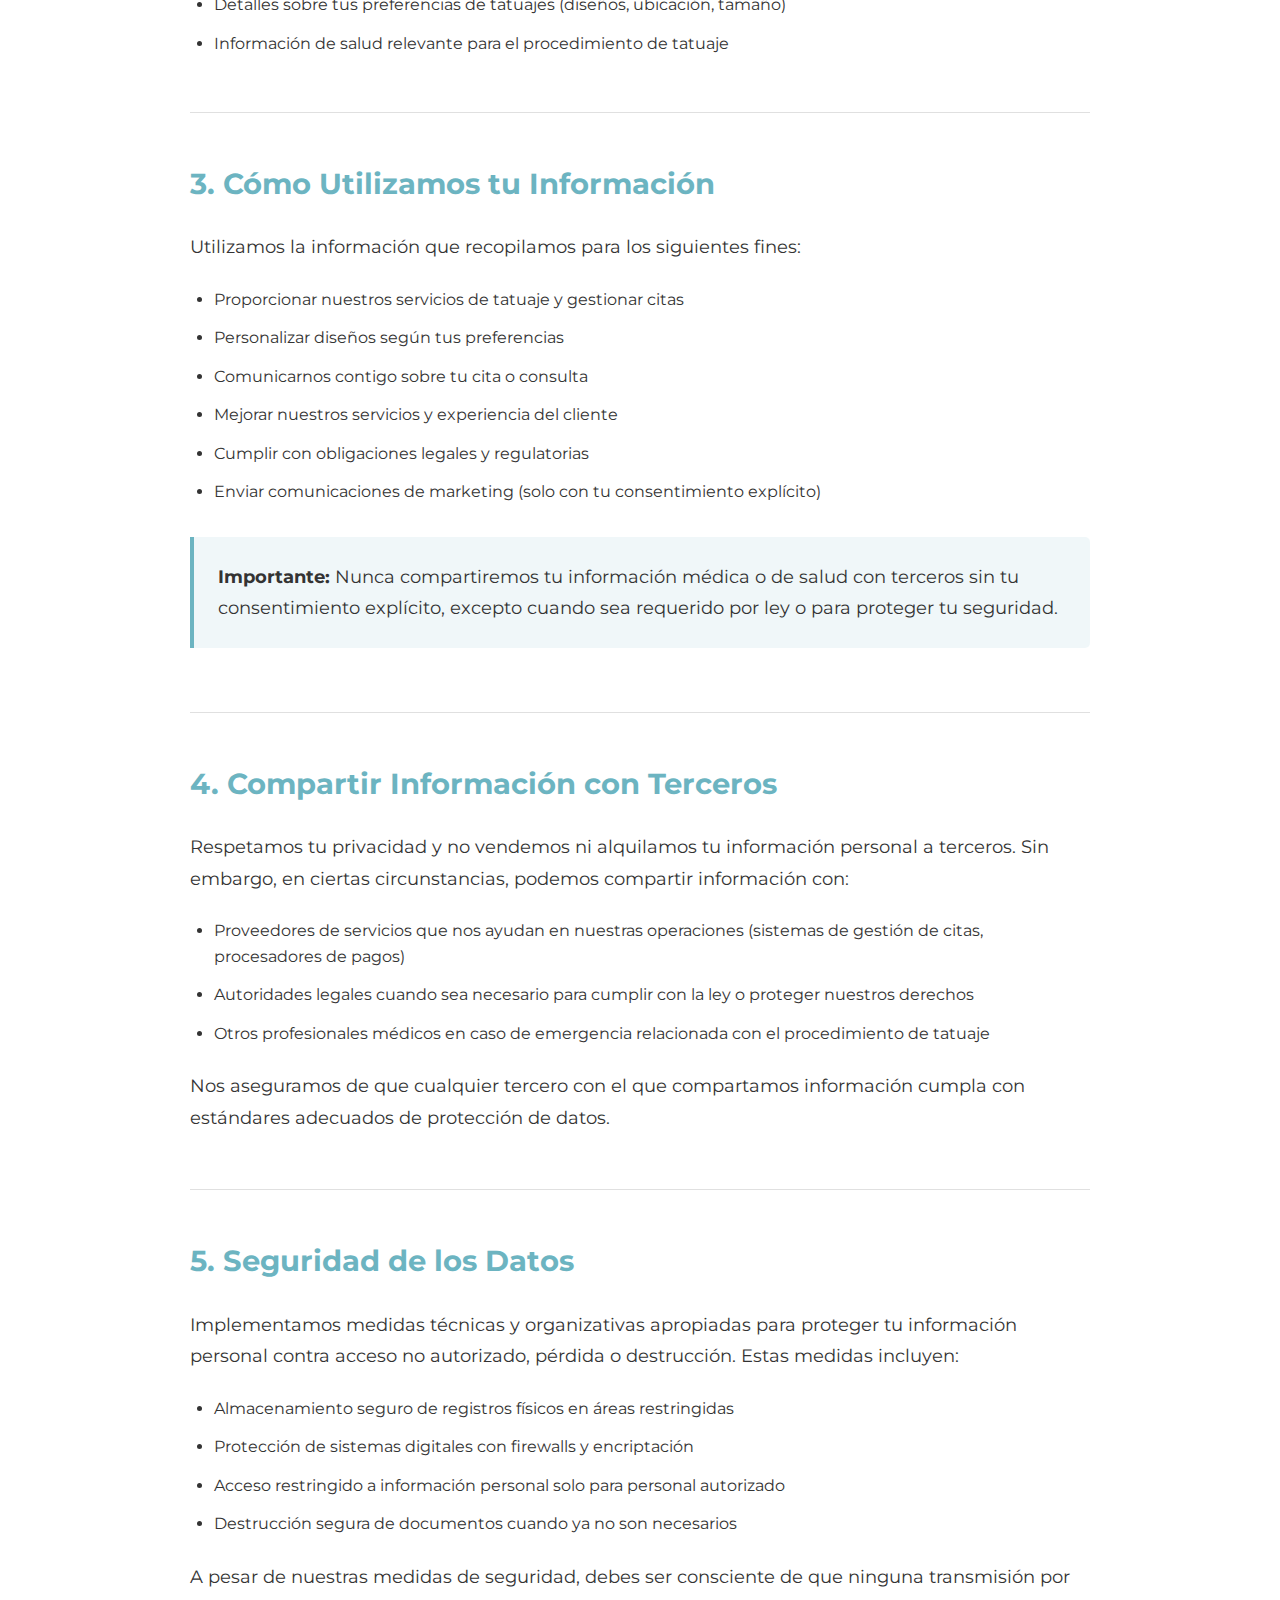
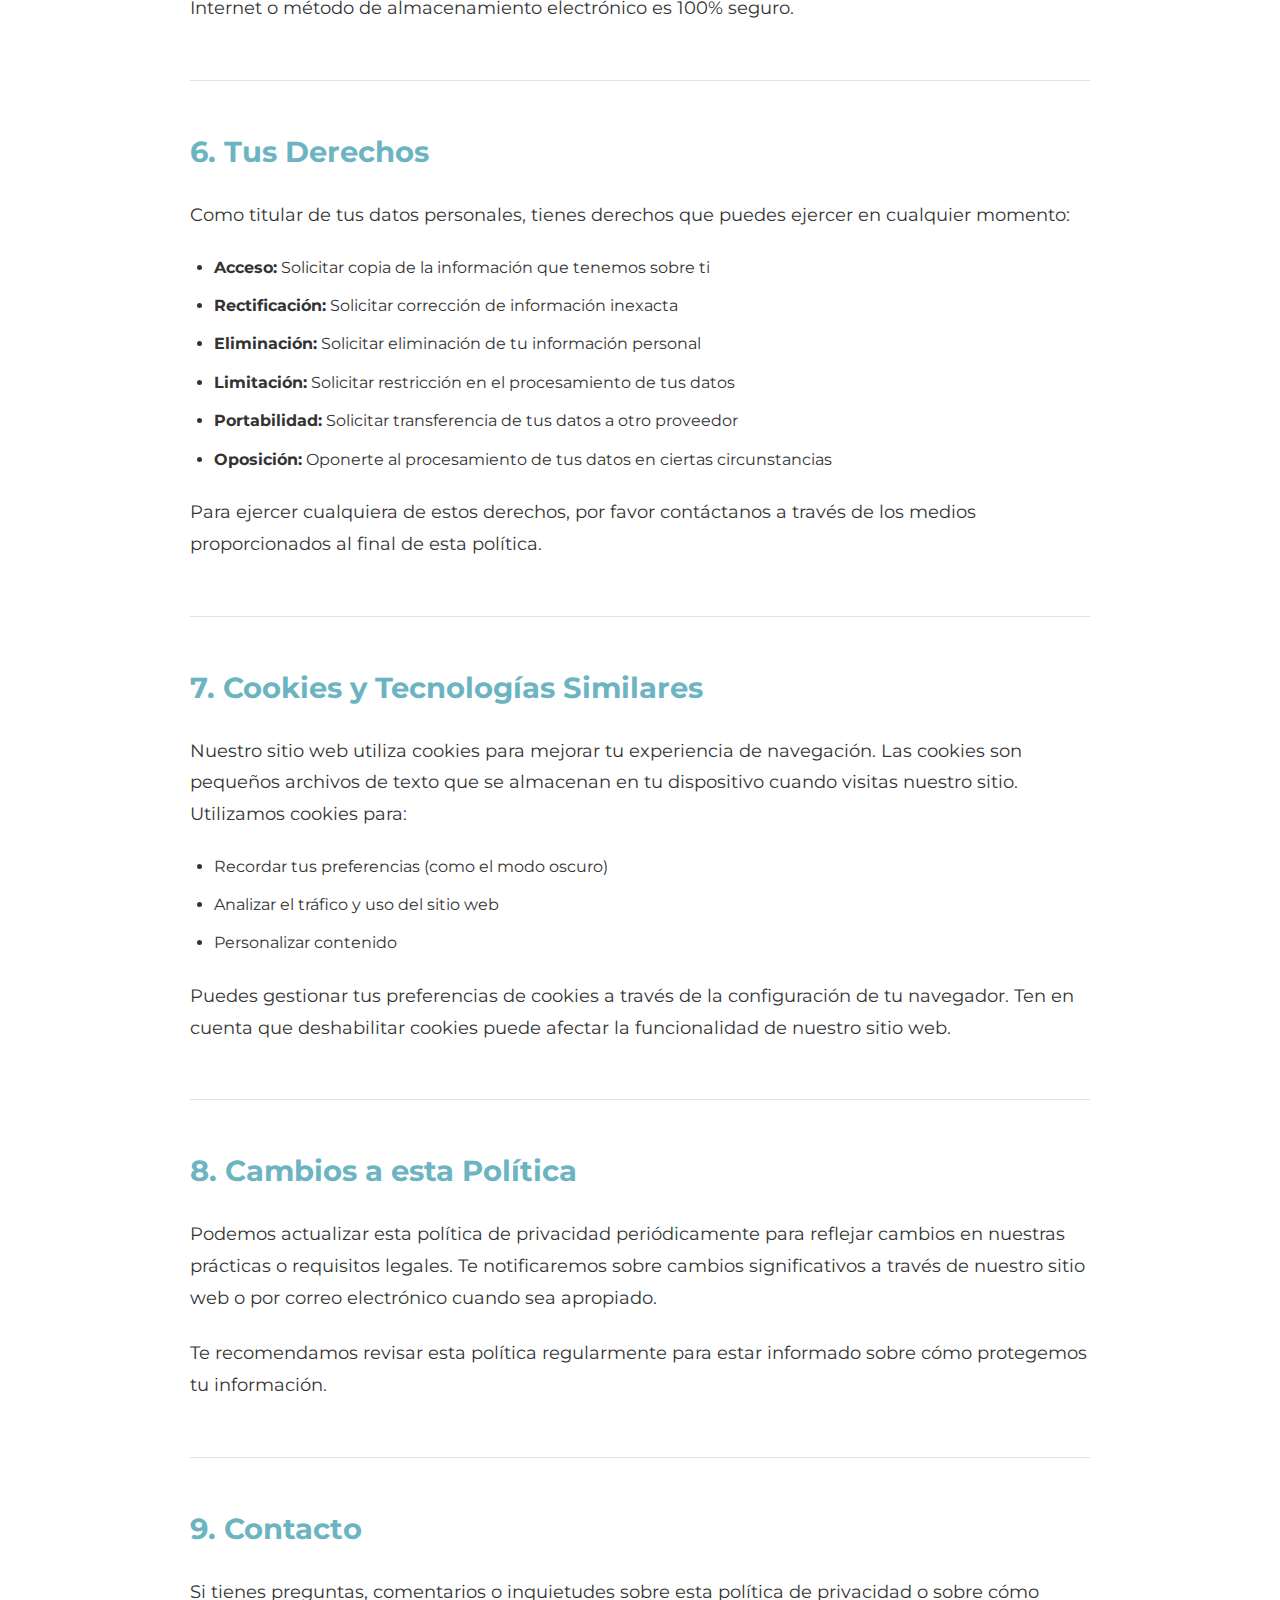
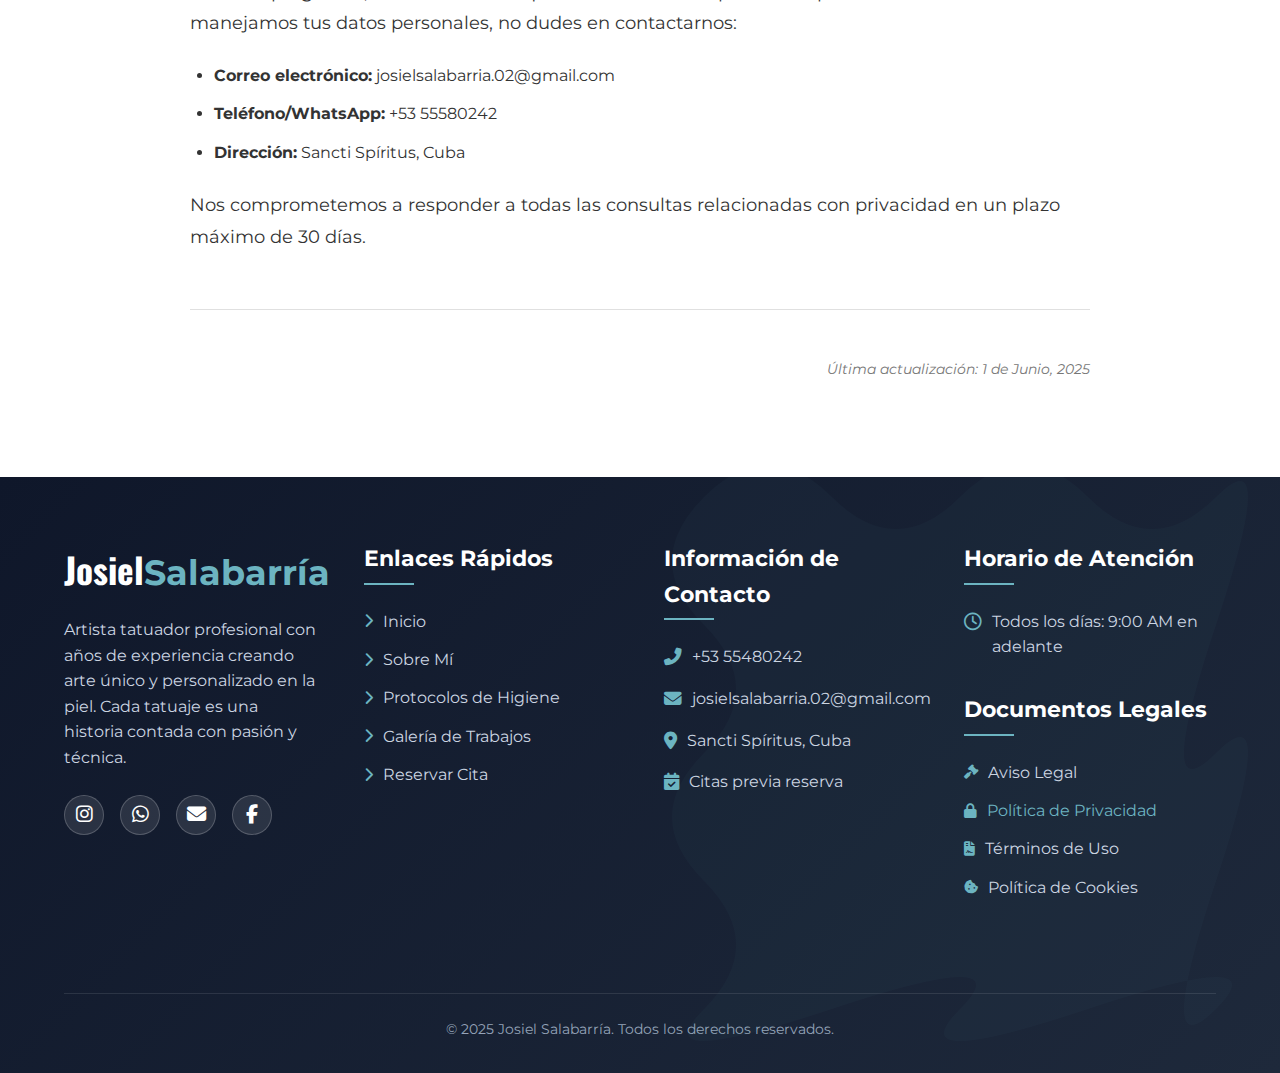
<file: pdp.html>
<!DOCTYPE html>
<html lang="es">
<head>
    <meta charset="UTF-8">
    <meta name="viewport" content="width=device-width, initial-scale=1.0">
    <title>Política de Privacidad | InkArt</title>
    <link rel="stylesheet" href="https://cdnjs.cloudflare.com/ajax/libs/font-awesome/6.4.0/css/all.min.css">
    <link href="https://fonts.googleapis.com/css2?family=Montserrat:wght@300;400;500;600;700&family=Oswald:wght@500;600;700&display=swap" rel="stylesheet">
    <style>
        :root {
            --color-primary: #111111;
            --color-secondary: #6CB4C1;
            --color-accent: #f8f9fa;
            --color-text: #333333;
            --color-light: #f5f5f5;
            --color-dark: #222222;
            --color-gold: #c0a062;
            --color-border: #e0e0e0;
            --transition-speed: 0.4s;
            --menu-bg: rgba(255, 255, 255, 0.98);
        }
        
        /* Dark Mode Variables */
        .dark-mode {
            --color-primary: #f0f0f0;
            --color-secondary: #5da7b6;
            --color-accent: #1a1a1a;
            --color-text: #e0e0e0;
            --color-light: #121212;
            --color-dark: #f5f5f5;
            --color-gold: #c0a062;
            --color-border: #333333;
            --menu-bg: rgba(18, 18, 18, 0.95);
        }
        
        * {
            margin: 0;
            padding: 0;
            box-sizing: border-box;
            font-family: 'Montserrat', 'Segoe UI', sans-serif;
            transition: background-color var(--transition-speed), color var(--transition-speed), border-color var(--transition-speed);
        }
        
        html, body {
            width: 100%;
            overflow-x: hidden;
            scroll-behavior: smooth;
        }
        
        body {
            background-color: var(--color-light);
            color: var(--color-text);
            line-height: 1.6;
        }
        
        /* Header con Menú Hamburguesa */
        header {
            background-color: rgba(255, 255, 255, 0.98);
            padding: 1.5rem 5%;
            position: fixed;
            width: 100%;
            top: 0;
            z-index: 1000;
            display: flex;
            justify-content: space-between;
            align-items: center;
            box-shadow: 0 2px 15px rgba(0, 0, 0, 0.05);
            border-bottom: 1px solid var(--color-border);
            transition: background-color 0.3s ease;
        }
        
        .dark-mode header {
            background-color: rgba(18, 18, 18, 0.98);
            border-bottom: 1px solid var(--color-border);
        }
        
        header.scrolled {
            background-color: rgba(255, 255, 255, 0.98) !important;
            box-shadow: 0 2px 20px rgba(0, 0, 0, 0.1);
        }
        
        .dark-mode header.scrolled {
            background-color: rgba(18, 18, 18, 0.98) !important;
        }
        
        .logo {
            display: flex;
            align-items: center;
        }
        
        .logo-text {
            font-size: 1.8rem;
            font-weight: 700;
            color: var(--color-primary);
            letter-spacing: 1px;
            font-family: 'Oswald', sans-serif;
        }
        
        .logo-text span {
            color: var(--color-secondary);
        }
        
        .header-right {
            display: flex;
            align-items: center;
            gap: 15px;
        }
        
        .theme-toggle {
            background: transparent;
            border: none;
            color: var(--color-primary);
            font-size: 1.5rem;
            cursor: pointer;
            transition: all 0.3s;
            position: relative;
            width: 40px;
            height: 40px;
            display: flex;
            align-items: center;
            justify-content: center;
            border-radius: 50%;
        }
        
        .theme-toggle:hover {
            color: var(--color-secondary);
            background: rgba(108, 180, 193, 0.1);
        }
        
        .menu-btn {
            background: transparent;
            border: none;
            color: var(--color-primary);
            font-size: 1.8rem;
            cursor: pointer;
            z-index: 1001;
            transition: all 0.3s;
            width: 40px;
            height: 40px;
            display: flex;
            align-items: center;
            justify-content: center;
            border-radius: 50%;
        }
        
        .menu-btn:hover {
            color: var(--color-secondary);
            background: rgba(108, 180, 193, 0.1);
        }
        
        .nav-links {
            position: fixed;
            top: 0;
            right: 0;
            height: 100vh;
            width: 100%;
            max-width: 300px;
            background: var(--menu-bg);
            backdrop-filter: blur(10px);
            display: flex;
            flex-direction: column;
            align-items: center;
            justify-content: center;
            transform: translateX(100%);
            transition: transform 0.5s ease-in-out;
            z-index: 1000;
            box-shadow: -5px 0 25px rgba(0, 0, 0, 0.1);
            border-left: 1px solid var(--color-border);
        }
        
        .nav-links.active {
            transform: translateX(0);
        }
        
        .nav-links ul {
            list-style: none;
            text-align: left;
            width: 100%;
            padding: 0 2rem;
        }
        
        .nav-links ul li {
            margin: 1.8rem 0;
            opacity: 0;
            transform: translateX(20px);
            transition: opacity 0.4s ease, transform 0.4s ease;
        }
        
        .nav-links.active ul li {
            opacity: 1;
            transform: translateX(0);
        }
        
        .nav-links ul li:nth-child(1) { transition-delay: 0.1s; }
        .nav-links ul li:nth-child(2) { transition-delay: 0.2s; }
        .nav-links ul li:nth-child(3) { transition-delay: 0.3s; }
        .nav-links ul li:nth-child(4) { transition-delay: 0.4s; }
        .nav-links ul li:nth-child(5) { transition-delay: 0.5s; }
        .nav-links ul li:nth-child(6) { transition-delay: 0.6s; }
        
        .nav-links ul li a {
            text-decoration: none;
            color: var(--color-primary);
            font-weight: 600;
            font-size: 1.4rem;
            transition: color 0.3s;
            position: relative;
            padding: 0.7rem 1.5rem;
            display: flex;
            align-items: center;
            gap: 15px;
            border-radius: 50px;
            transition: all 0.3s ease;
        }
        
        .nav-links ul li a i {
            width: 30px;
            text-align: center;
            font-size: 1.3rem;
            transition: transform 0.3s ease;
        }
        
        .nav-links ul li a:hover {
            color: var(--color-secondary);
            background: rgba(108, 180, 193, 0.1);
        }
        
        .nav-links ul li a:hover i {
            transform: translateX(5px);
        }
        
        .close-btn {
            position: absolute;
            top: 20px;
            right: 20px;
            background: transparent;
            border: none;
            color: var(--color-primary);
            font-size: 2rem;
            cursor: pointer;
            transition: all 0.3s;
            width: 45px;
            height: 45px;
            display: flex;
            align-items: center;
            justify-content: center;
            border-radius: 50%;
        }
        
        .close-btn:hover {
            color: var(--color-secondary);
            background: rgba(108, 180, 193, 0.1);
            transform: rotate(90deg);
        }
        
        /* Hero Section para política */
        .privacy-hero {
            height: 60vh;
            display: flex;
            align-items: center;
            justify-content: center;
            position: relative;
            background: linear-gradient(to top, rgba(255, 255, 255, 0.5), rgba(245, 245, 245, 0.95)),
                        url('https://raw.githubusercontent.com/Klypper21/Formulario/refs/heads/main/Tattoo_ARtist-768x1152.jpg.webp') no-repeat center center/cover;
            padding: 0 5%;
            overflow: hidden;
            margin-top: 80px;
        }
        
        .dark-mode .privacy-hero {
            background: linear-gradient(to top, rgba(18, 18, 18, 0.7), rgba(18, 18, 18, 0.9)),
                        url('https://raw.githubusercontent.com/Klypper21/Formulario/refs/heads/main/Tattoo_ARtist-768x1152.jpg.webp') no-repeat center center/cover;
        }
        
        .privacy-hero-content {
            text-align: center;
            max-width: 800px;
            z-index: 10;
            padding-top: 20px;
        }
        
        .privacy-hero h1 {
            font-size: 3.5rem;
            margin-bottom: 1.5rem;
            line-height: 1.2;
            font-weight: 800;
            color: var(--color-primary);
        }
        
        .dark-mode .privacy-hero h1 {
            color: var(--color-dark);
        }
        
        .privacy-hero p {
            font-size: 1.2rem;
            margin-bottom: 2.5rem;
            color: #555;
            max-width: 700px;
            margin-left: auto;
            margin-right: auto;
        }
        
        .dark-mode .privacy-hero p {
            color: #bbb;
        }
        
        /* Contenido de Política */
        .privacy-content {
            padding: 6rem 5%;
            background-color: white;
            position: relative;
        }
        
        .dark-mode .privacy-content {
            background-color: #1a1a1a;
        }
        
        .privacy-container {
            max-width: 900px;
            margin: 0 auto;
        }
        
        .section-title {
            font-size: 2.5rem;
            margin-bottom: 2rem;
            position: relative;
            font-weight: 700;
            color: var(--color-primary);
        }
        
        .dark-mode .section-title {
            color: var(--color-dark);
        }
        
        .section-title:after {
            content: '';
            position: absolute;
            width: 80px;
            height: 3px;
            background-color: var(--color-secondary);
            bottom: -10px;
            left: 0;
            border-radius: 2px;
        }
        
        .privacy-section {
            margin-bottom: 3rem;
            padding-bottom: 2rem;
            border-bottom: 1px solid var(--color-border);
        }
        
        .privacy-section:last-child {
            border-bottom: none;
        }
        
        .privacy-section h3 {
            font-size: 1.8rem;
            margin-bottom: 1.5rem;
            color: var(--color-secondary);
        }
        
        .privacy-section p {
            margin-bottom: 1.5rem;
            font-size: 1.1rem;
            line-height: 1.8;
        }
        
        .privacy-section ul {
            margin-left: 1.5rem;
            margin-bottom: 1.5rem;
        }
        
        .privacy-section ul li {
            margin-bottom: 0.8rem;
        }
        
        .highlight-box {
            background-color: rgba(108, 180, 193, 0.1);
            border-left: 4px solid var(--color-secondary);
            padding: 1.5rem;
            margin: 2rem 0;
            border-radius: 0 5px 5px 0;
        }
        
        .highlight-box p {
            margin-bottom: 0;
        }
        
        .date-updated {
            font-size: 0.9rem;
            color: #777;
            font-style: italic;
            margin-top: 3rem;
            text-align: right;
        }
        
        .dark-mode .date-updated {
            color: #999;
        }
        
        /* Nuevo Footer Moderno */
        footer {
            background: linear-gradient(135deg, #0f172a 0%, #1e293b 100%);
            color: #f8fafc;
            padding: 4rem 5% 0;
            position: relative;
            overflow: hidden;
        }
        
        .dark-mode footer {
            background: linear-gradient(135deg, #0a0f1d 0%, #141b2d 100%);
        }
        
        .footer-container {
            max-width: 1200px;
            margin: 0 auto;
            display: grid;
            grid-template-columns: repeat(auto-fit, minmax(250px, 1fr));
            gap: 3rem;
            padding-bottom: 3rem;
            position: relative;
            z-index: 2;
        }
        
        .footer-column {
            margin-bottom: 2rem;
        }
        
        .footer-logo {
            font-size: 2.2rem;
            font-weight: 700;
            color: #fff;
            margin-bottom: 1rem;
            font-family: 'Oswald', sans-serif;
            display: inline-block;
        }
        
        .footer-logo span {
            color: #6CB4C1;
        }
        
        .footer-description {
            color: #cbd5e1;
            margin-bottom: 1.5rem;
            font-size: 1rem;
            line-height: 1.6;
        }
        
        .footer-title {
            font-size: 1.4rem;
            margin-bottom: 1.5rem;
            position: relative;
            color: white;
            padding-bottom: 0.5rem;
        }
        
        .footer-title:after {
            content: '';
            position: absolute;
            width: 50px;
            height: 2px;
            background-color: #6CB4C1;
            bottom: 0;
            left: 0;
        }
        
        .footer-links li {
            margin-bottom: 0.8rem;
            list-style: none;
        }
        
        .footer-links li a {
            color: #cbd5e1;
            text-decoration: none;
            transition: all 0.3s;
            font-size: 1rem;
            display: flex;
            align-items: center;
        }
        
        .footer-links li a i {
            margin-right: 10px;
            color: #6CB4C1;
            font-size: 0.9rem;
            transition: transform 0.3s;
        }
        
        .footer-links li a:hover {
            color: #6CB4C1;
        }
        
        .footer-links li a:hover i {
            transform: translateX(5px);
        }
        
        .footer-contact li {
            margin-bottom: 1rem;
            list-style: none;
            display: flex;
            align-items: flex-start;
        }
        
        .footer-contact li i {
            margin-right: 10px;
            color: #6CB4C1;
            font-size: 1.1rem;
            margin-top: 4px;
        }
        
        .footer-contact li span {
            color: #cbd5e1;
            font-size: 1rem;
            line-height: 1.6;
        }
        
        .footer-hours li {
            margin-bottom: 0.8rem;
            list-style: none;
            display: flex;
            align-items: flex-start;
        }
        
        .footer-hours li i {
            margin-right: 10px;
            color: #6CB4C1;
            font-size: 1.1rem;
            margin-top: 4px;
        }
        
        .footer-hours li span {
            color: #cbd5e1;
            font-size: 1rem;
        }
        
        
        .footer-social-icons {
            display: flex;
            gap: 1rem;
        }
        
        .footer-social-icons .social-icon {
            display: flex;
            align-items: center;
            justify-content: center;
            width: 40px;
            height: 40px;
            background: rgba(255, 255, 255, 0.1);
            border-radius: 50%;
            color: #fff;
            font-size: 1.2rem;
            text-decoration: none;
            transition: all 0.4s ease;
            border: 1px solid rgba(255, 255, 255, 0.2);
        }
        
        .footer-social-icons .social-icon:hover {
            background: #6CB4C1;
            transform: translateY(-5px);
            border-color: #6CB4C1;
        }
        
        .footer-bottom {
            border-top: 1px solid rgba(255, 255, 255, 0.1);
            padding: 1.5rem 0;
            text-align: center;
        }
        
        .copyright {
            color: #94a3b8;
            font-size: 0.9rem;
            margin-bottom: 0.5rem;
        }
        
        
        
        .footer-pattern {
            position: absolute;
            bottom: 0;
            right: 0;
            opacity: 0.03;
            width: 50%;
            height: auto;
            z-index: 1;
        }
        
        /* Responsive Design */
        @media (max-width: 768px) {
            .privacy-hero {
                height: 50vh;
            }
            
            .privacy-hero h1 {
                font-size: 2.5rem;
            }
            
            .section-title {
                font-size: 2rem;
            }
            
            .nav-links {
                width: 100%;
                max-width: 100%;
            }
            
            .privacy-section h3 {
                font-size: 1.5rem;
            }
            
            .footer-container {
                grid-template-columns: 1fr;
                gap: 2rem;
            }
            
            .footer-column {
                margin-bottom: 0;
            }
            
            .footer-title {
                margin-top: 1.5rem;
            }
            
        }
        
        @media (max-width: 480px) {
            .privacy-hero {
                height: 40vh;
            }
            
            .privacy-hero h1 {
                font-size: 2rem;
            }
            
            .privacy-hero p {
                font-size: 1rem;
            }
            
            .section-title {
                font-size: 1.8rem;
            }
            
            .nav-links ul li a {
                font-size: 1.3rem;
            }
            
            .privacy-section h3 {
                font-size: 1.3rem;
            }
            
            .footer-logo {
                font-size: 2rem;
            }
            
            .social-icon {
                width: 45px;
                height: 45px;
                font-size: 1.3rem;
            }
        }
    </style>
</head>
<body>
    <!-- Header con Menú Hamburguesa -->
    <header>
        <div class="logo">
            <div class="logo-text">Ink<span>Art</span></div>
        </div>
        <div class="header-right">
            <button class="theme-toggle" id="themeToggle">
                <i class="fas fa-moon"></i>
            </button>
            <button class="menu-btn" id="menuBtn">
                <i class="fas fa-bars"></i>
            </button>
        </div>
        <nav class="nav-links">
            <button class="close-btn" id="closeBtn">
                <i class="fas fa-times"></i>
            </button>
            <ul>
                <li><a href="index.html"><i class="fas fa-home"></i> Inicio</a></li>
                <li><a href="index.html#sobre-mi"><i class="fas fa-user"></i> Sobre Mí</a></li>
                <li><a href="index.html#higiene"><i class="fas fa-hand-sparkles"></i> Higiene</a></li>
                <li><a href="index.html#galeria"><i class="fas fa-images"></i> Galería</a></li>
                <li><a href="index.html#reservas"><i class="fas fa-calendar-check"></i> Reservas</a></li>
                <li><a href="index.html#contacto"><i class="fas fa-envelope"></i> Contacto</a></li>
            </ul>
        </nav>
    </header>

    <!-- Hero Section para política -->
    <section class="privacy-hero">
        <div class="privacy-hero-content">
            <h1>Política de Privacidad</h1>
            <p>Transparencia y seguridad en el manejo de tus datos personales</p>
        </div>
    </section>

    <!-- Contenido de Política -->
    <section class="privacy-content">
        <div class="privacy-container">
            <h2 class="section-title">Nuestro Compromiso con tu Privacidad</h2>
            
            <div class="privacy-section">
                <h3>1. Introducción</h3>
                <p>En InkArt, valoramos y respetamos tu privacidad. Esta política explica cómo recopilamos, usamos y protegemos la información personal que nos proporcionas a través de nuestro sitio web y durante la prestación de nuestros servicios de tatuajes.</p>
                <p>Al utilizar nuestros servicios, aceptas las prácticas descritas en esta política. Te recomendamos leer detenidamente este documento para comprender cómo manejamos tus datos personales.</p>
            </div>
            
            <div class="privacy-section">
                <h3>2. Información que Recopilamos</h3>
                <p>Recopilamos información que nos proporcionas directamente cuando:</p>
                <ul>
                    <li>Solicitas una cita o consulta a través de nuestro sitio web</li>
                    <li>Te comunicas con nosotros por correo electrónico, WhatsApp o redes sociales</li>
                    <li>Completas formularios de consentimiento para nuestros servicios</li>
                    <li>Participas en encuestas o promociones</li>
                </ul>
                <p>Los tipos de información que podemos recopilar incluyen:</p>
                <ul>
                    <li>Datos de contacto (nombre, dirección de correo electrónico, número de teléfono)</li>
                    <li>Información demográfica (edad, género cuando sea relevante para el diseño)</li>
                    <li>Detalles sobre tus preferencias de tatuajes (diseños, ubicación, tamaño)</li>
                    <li>Información de salud relevante para el procedimiento de tatuaje</li>
                </ul>
            </div>
            
            <div class="privacy-section">
                <h3>3. Cómo Utilizamos tu Información</h3>
                <p>Utilizamos la información que recopilamos para los siguientes fines:</p>
                <ul>
                    <li>Proporcionar nuestros servicios de tatuaje y gestionar citas</li>
                    <li>Personalizar diseños según tus preferencias</li>
                    <li>Comunicarnos contigo sobre tu cita o consulta</li>
                    <li>Mejorar nuestros servicios y experiencia del cliente</li>
                    <li>Cumplir con obligaciones legales y regulatorias</li>
                    <li>Enviar comunicaciones de marketing (solo con tu consentimiento explícito)</li>
                </ul>
                
                <div class="highlight-box">
                    <p><strong>Importante:</strong> Nunca compartiremos tu información médica o de salud con terceros sin tu consentimiento explícito, excepto cuando sea requerido por ley o para proteger tu seguridad.</p>
                </div>
            </div>
            
            <div class="privacy-section">
                <h3>4. Compartir Información con Terceros</h3>
                <p>Respetamos tu privacidad y no vendemos ni alquilamos tu información personal a terceros. Sin embargo, en ciertas circunstancias, podemos compartir información con:</p>
                <ul>
                    <li>Proveedores de servicios que nos ayudan en nuestras operaciones (sistemas de gestión de citas, procesadores de pagos)</li>
                    <li>Autoridades legales cuando sea necesario para cumplir con la ley o proteger nuestros derechos</li>
                    <li>Otros profesionales médicos en caso de emergencia relacionada con el procedimiento de tatuaje</li>
                </ul>
                <p>Nos aseguramos de que cualquier tercero con el que compartamos información cumpla con estándares adecuados de protección de datos.</p>
            </div>
            
            <div class="privacy-section">
                <h3>5. Seguridad de los Datos</h3>
                <p>Implementamos medidas técnicas y organizativas apropiadas para proteger tu información personal contra acceso no autorizado, pérdida o destrucción. Estas medidas incluyen:</p>
                <ul>
                    <li>Almacenamiento seguro de registros físicos en áreas restringidas</li>
                    <li>Protección de sistemas digitales con firewalls y encriptación</li>
                    <li>Acceso restringido a información personal solo para personal autorizado</li>
                    <li>Destrucción segura de documentos cuando ya no son necesarios</li>
                </ul>
                <p>A pesar de nuestras medidas de seguridad, debes ser consciente de que ninguna transmisión por Internet o método de almacenamiento electrónico es 100% seguro.</p>
            </div>
            
            <div class="privacy-section">
                <h3>6. Tus Derechos</h3>
                <p>Como titular de tus datos personales, tienes derechos que puedes ejercer en cualquier momento:</p>
                <ul>
                    <li><strong>Acceso:</strong> Solicitar copia de la información que tenemos sobre ti</li>
                    <li><strong>Rectificación:</strong> Solicitar corrección de información inexacta</li>
                    <li><strong>Eliminación:</strong> Solicitar eliminación de tu información personal</li>
                    <li><strong>Limitación:</strong> Solicitar restricción en el procesamiento de tus datos</li>
                    <li><strong>Portabilidad:</strong> Solicitar transferencia de tus datos a otro proveedor</li>
                    <li><strong>Oposición:</strong> Oponerte al procesamiento de tus datos en ciertas circunstancias</li>
                </ul>
                <p>Para ejercer cualquiera de estos derechos, por favor contáctanos a través de los medios proporcionados al final de esta política.</p>
            </div>
            
            <div class="privacy-section">
                <h3>7. Cookies y Tecnologías Similares</h3>
                <p>Nuestro sitio web utiliza cookies para mejorar tu experiencia de navegación. Las cookies son pequeños archivos de texto que se almacenan en tu dispositivo cuando visitas nuestro sitio. Utilizamos cookies para:</p>
                <ul>
                    <li>Recordar tus preferencias (como el modo oscuro)</li>
                    <li>Analizar el tráfico y uso del sitio web</li>
                    <li>Personalizar contenido</li>
                </ul>
                <p>Puedes gestionar tus preferencias de cookies a través de la configuración de tu navegador. Ten en cuenta que deshabilitar cookies puede afectar la funcionalidad de nuestro sitio web.</p>
            </div>
            
            <div class="privacy-section">
                <h3>8. Cambios a esta Política</h3>
                <p>Podemos actualizar esta política de privacidad periódicamente para reflejar cambios en nuestras prácticas o requisitos legales. Te notificaremos sobre cambios significativos a través de nuestro sitio web o por correo electrónico cuando sea apropiado.</p>
                <p>Te recomendamos revisar esta política regularmente para estar informado sobre cómo protegemos tu información.</p>
            </div>
            
            <div class="privacy-section">
                <h3>9. Contacto</h3>
                <p>Si tienes preguntas, comentarios o inquietudes sobre esta política de privacidad o sobre cómo manejamos tus datos personales, no dudes en contactarnos:</p>
                <ul>
                    <li><strong>Correo electrónico:</strong> josielsalabarria.02@gmail.com</li>
                    <li><strong>Teléfono/WhatsApp:</strong> +53 55580242</li>
                    <li><strong>Dirección:</strong> Sancti Spíritus, Cuba</li>
                </ul>
                <p>Nos comprometemos a responder a todas las consultas relacionadas con privacidad en un plazo máximo de 30 días.</p>
            </div>
            
            <p class="date-updated">Última actualización: 1 de Junio, 2025</p>
        </div>
    </section>
    
    <!-- Nuevo Footer Moderno -->
    <footer id="contacto">
        <svg class="footer-pattern" viewBox="0 0 500 500" xmlns="http://www.w3.org/2000/svg">
            <path fill="#6CB4C1" d="M50,50 Q100,0 150,50 T250,50 T350,50 T450,50 T450,150 T450,250 T450,350 T450,450 T350,450 T250,450 T150,450 T50,450 T50,350 T50,250 T50,150 T50,50 Z"></path>
        </svg>
        
        <div class="footer-container">
            <div class="footer-column">
                <div class="footer-logo">Josiel<span>Salabarría</span></div>
                <p class="footer-description">Artista tatuador profesional con años de experiencia creando arte único y personalizado en la piel. Cada tatuaje es una historia contada con pasión y técnica.</p>
                <div class="footer-social-icons">
                    <a href="https://www.instagram.com/josiel.2002?igsh=MTByYTM4ZHBjY3N6MA%3D%3D&utm_source=qr" class="social-icon">
                        <i class="fab fa-instagram"></i>
                    </a>
                    <a href="https://wa.me/5355480242" class="social-icon">
                        <i class="fab fa-whatsapp"></i>
                    </a>
                    <a href="mailto:josielsalabarria.02@gmail.com" class="social-icon">
                        <i class="fas fa-envelope"></i>
                    </a>
                    <a href="#" class="social-icon">
                        <i class="fab fa-facebook-f"></i>
                    </a>
                </div>
            </div>
            
            <div class="footer-column">
                <h3 class="footer-title">Enlaces Rápidos</h3>
                <ul class="footer-links">
                    <li><a href="index.html"><i class="fas fa-chevron-right"></i> Inicio</a></li>
                    <li><a href="index.html#sobre-mi"><i class="fas fa-chevron-right"></i> Sobre Mí</a></li>
                    <li><a href="index.html#higiene"><i class="fas fa-chevron-right"></i> Protocolos de Higiene</a></li>
                    <li><a href="index.html#galeria"><i class="fas fa-chevron-right"></i> Galería de Trabajos</a></li>
                    <li><a href="index.html#reservas"><i class="fas fa-chevron-right"></i> Reservar Cita</a></li>
                </ul>
            </div>
            
            <div class="footer-column">
                <h3 class="footer-title">Información de Contacto</h3>
                <ul class="footer-contact">
                    <li>
                        <i class="fas fa-phone-alt"></i>
                        <span>+53 55480242</span>
                    </li>
                    <li>
                        <i class="fas fa-envelope"></i>
                        <span>josielsalabarria.02@gmail.com</span>
                    </li>
                    <li>
                        <i class="fas fa-map-marker-alt"></i>
                        <span>Sancti Spíritus, Cuba</span>
                    </li>
                    <li>
                        <i class="fas fa-calendar-check"></i>
                        <span>Citas previa reserva</span>
                    </li>
                </ul>
            </div>
            
            <div class="footer-column">
                <h3 class="footer-title">Horario de Atención</h3>
                <ul class="footer-hours">
                    <li>
                        <i class="far fa-clock"></i>
                        <span>Todos los días: 9:00 AM en adelante</span>
                    </li>
                </ul>
                
                <h3 class="footer-title" style="margin-top: 2rem;">Documentos Legales</h3>
                <ul class="footer-links">
                    <li><a href="legal.html"><i class="fas fa-gavel"></i> Aviso Legal</a></li>
                    <li><a href="pdp.html" style="color: #6CB4C1;"><i class="fas fa-lock"></i> Política de Privacidad</a></li>
                    <li><a href="terminos.html"><i class="fas fa-file-contract"></i> Términos de Uso</a></li>
                    <li><a href="cookies.html"><i class="fas fa-cookie-bite"></i> Política de Cookies</a></li>
                </ul>
                
                
            </div>
        </div>
        
        <div class="footer-bottom">
            <div class="copyright">
                &copy; 2025 Josiel Salabarría. Todos los derechos reservados.
            </div>
            
        </div>
    </footer>

    <script>
        // Menú Hamburguesa
        const menuBtn = document.getElementById('menuBtn');
        const closeBtn = document.getElementById('closeBtn');
        const navLinks = document.querySelector('.nav-links');
        
        menuBtn.addEventListener('click', () => {
            navLinks.classList.add('active');
            menuBtn.style.display = 'none';
            document.body.style.overflow = 'hidden';
        });
        
        closeBtn.addEventListener('click', () => {
            navLinks.classList.remove('active');
            menuBtn.style.display = 'block';
            document.body.style.overflow = 'auto';
        });
        
        // Cerrar menú al hacer clic en un enlace
        document.querySelectorAll('.nav-links a').forEach(link => {
            link.addEventListener('click', () => {
                navLinks.classList.remove('active');
                menuBtn.style.display = 'block';
                document.body.style.overflow = 'auto';
            });
        });
        
        // Smooth scrolling para enlaces de anclaje
        document.querySelectorAll('a[href^="#"]').forEach(anchor => {
            anchor.addEventListener('click', function(e) {
                e.preventDefault();
                
                const targetId = this.getAttribute('href');
                const targetElement = document.querySelector(targetId);
                
                window.scrollTo({
                    top: targetElement.offsetTop - 80,
                    behavior: 'smooth'
                });
            });
        });
        
        // Efecto de desplazamiento del encabezado
        window.addEventListener('scroll', function() {
            const header = document.querySelector('header');
            const isDarkMode = document.body.classList.contains('dark-mode');
            
            if (window.scrollY > 100) {
                header.classList.add('scrolled');
            } else {
                header.classList.remove('scrolled');
            }
        });
        
        // Tema Oscuro
        const themeToggle = document.getElementById('themeToggle');
        const themeIcon = themeToggle.querySelector('i');
        
        // Verificar preferencia guardada
        const savedTheme = localStorage.getItem('theme');
        if (savedTheme === 'dark') {
            document.body.classList.add('dark-mode');
            themeIcon.classList.remove('fa-moon');
            themeIcon.classList.add('fa-sun');
        }
        
        themeToggle.addEventListener('click', () => {
            document.body.classList.toggle('dark-mode');
            
            if (document.body.classList.contains('dark-mode')) {
                themeIcon.classList.remove('fa-moon');
                themeIcon.classList.add('fa-sun');
                localStorage.setItem('theme', 'dark');
            } else {
                themeIcon.classList.remove('fa-sun');
                themeIcon.classList.add('fa-moon');
                localStorage.setItem('theme', 'light');
            }
        });
        
        // Animación al desplazar
        const observer = new IntersectionObserver((entries) => {
            entries.forEach(entry => {
                if (entry.isIntersecting) {
                    entry.target.style.opacity = "1";
                    entry.target.style.transform = "translateY(0)";
                }
            });
        }, { threshold: 0.1 });
        
        document.querySelectorAll('.highlight-box').forEach(box => {
            observer.observe(box);
        });
        
        
    </script>
</body>
</html>
</file>
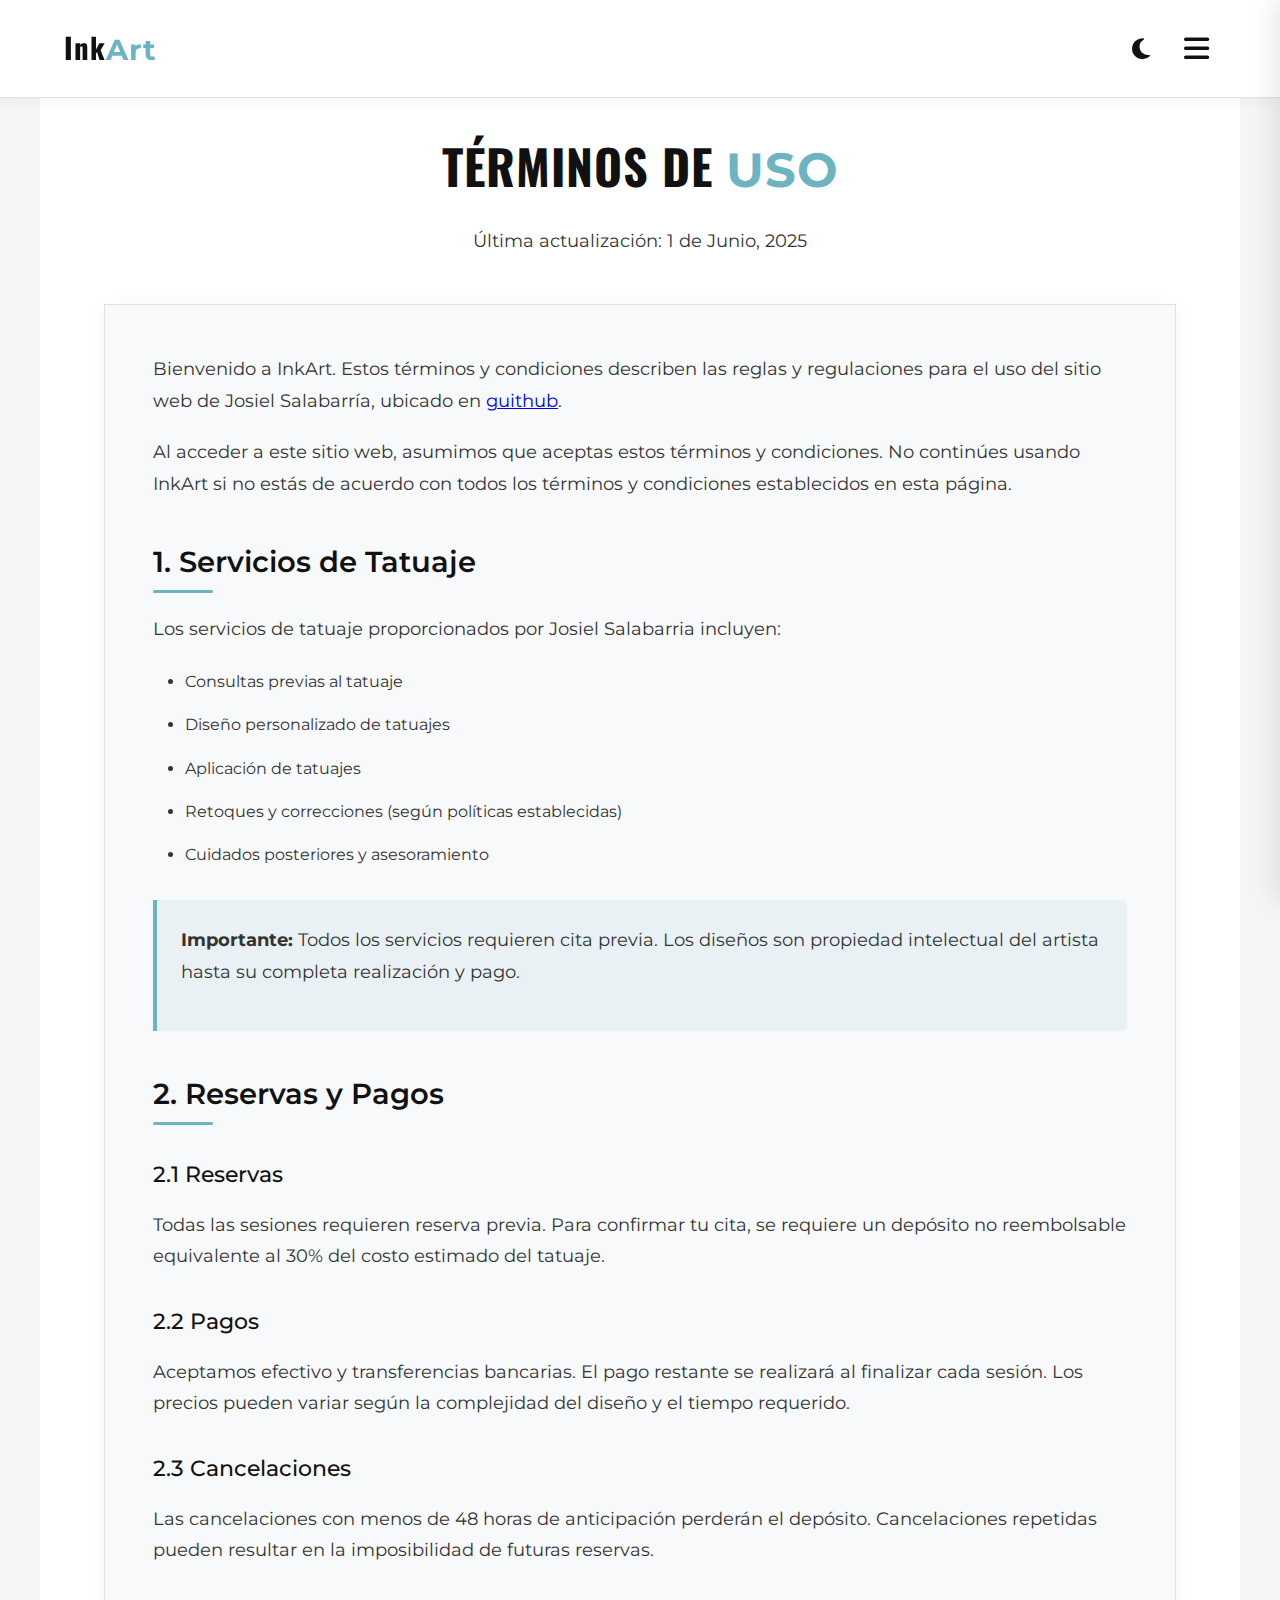
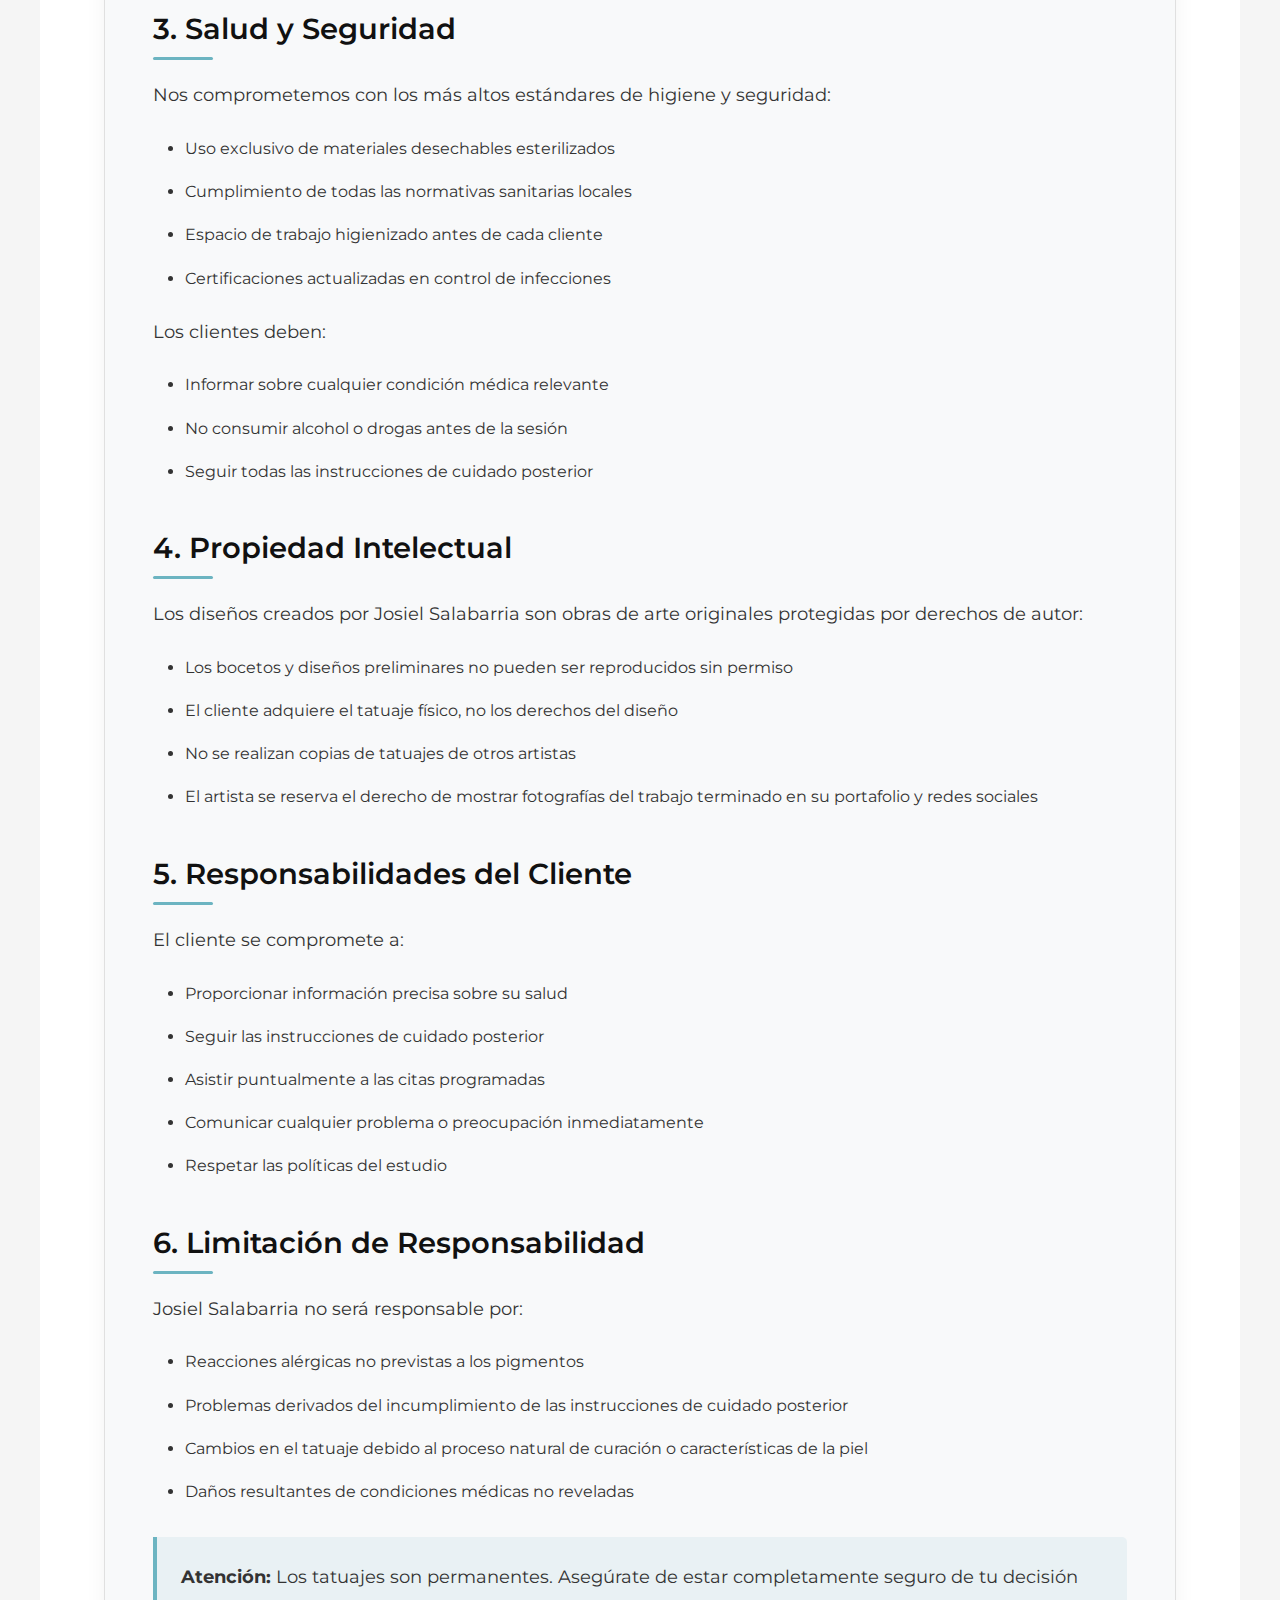
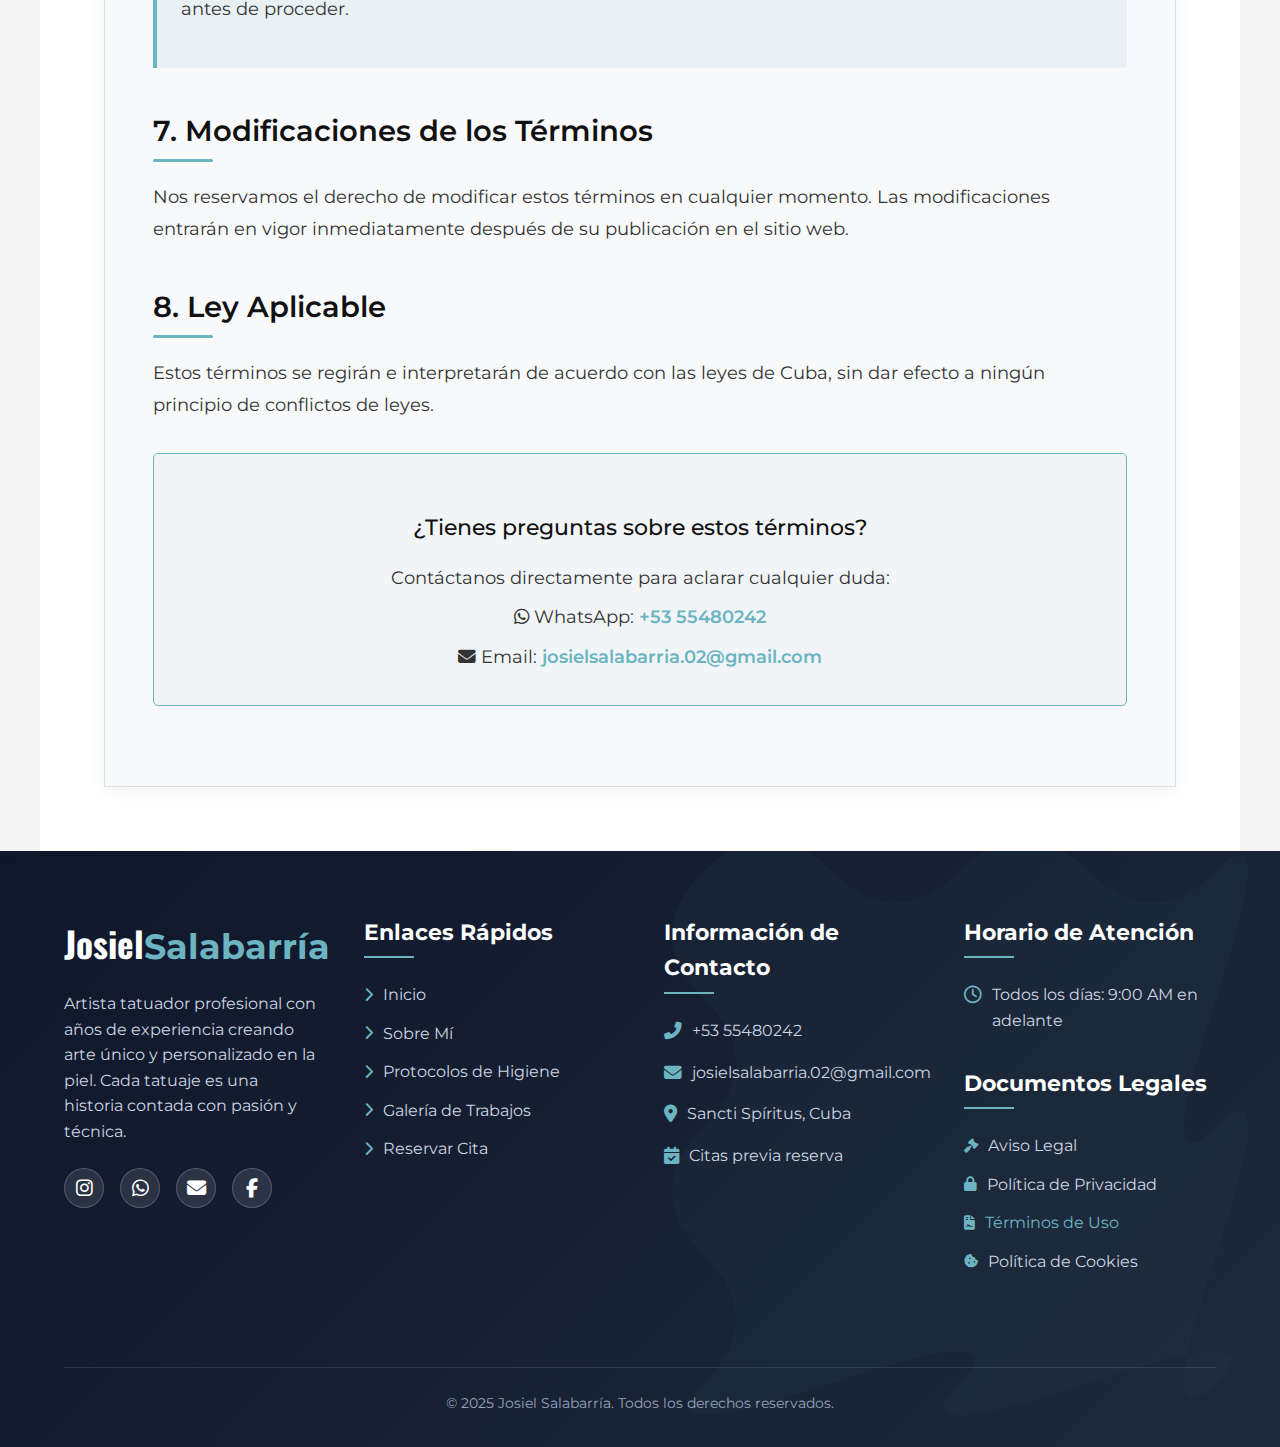
<file: terminos.html>
<!DOCTYPE html>
<html lang="es">
<head>
    <meta charset="UTF-8">
    <meta name="viewport" content="width=device-width, initial-scale=1.0">
    <title>Términos de Uso | InkArt - Josiel Salabarria</title>
    <link rel="stylesheet" href="https://cdnjs.cloudflare.com/ajax/libs/font-awesome/6.4.0/css/all.min.css">
    <link href="https://fonts.googleapis.com/css2?family=Montserrat:wght@300;400;500;600;700&family=Oswald:wght@500;600;700&display=swap" rel="stylesheet">
    <style>
        /* Reutilizando los estilos principales de la página original */
        :root {
            --color-primary: #111111;
            --color-secondary: #6CB4C1;
            --color-accent: #f8f9fa;
            --color-text: #333333;
            --color-light: #f5f5f5;
            --color-dark: #222222;
            --color-gold: #c0a062;
            --color-border: #e0e0e0;
            --transition-speed: 0.4s;
            --menu-bg: rgba(255, 255, 255, 0.98);
        }
        
        .dark-mode {
            --color-primary: #f0f0f0;
            --color-secondary: #5da7b6;
            --color-accent: #1a1a1a;
            --color-text: #e0e0e0;
            --color-light: #121212;
            --color-dark: #f5f5f5;
            --color-gold: #c0a062;
            --color-border: #333333;
            --menu-bg: rgba(18, 18, 18, 0.95);
        }
        
        * {
            margin: 0;
            padding: 0;
            box-sizing: border-box;
            font-family: 'Montserrat', 'Segoe UI', sans-serif;
            transition: background-color var(--transition-speed), color var(--transition-speed), border-color var(--transition-speed);
        }
        
        html, body {
            width: 100%;
            overflow-x: hidden;
            scroll-behavior: smooth;
        }
        
        body {
            background-color: var(--color-light);
            color: var(--color-text);
            line-height: 1.6;
        }
        
        /* Header con Menú Hamburguesa */
        header {
            background-color: rgba(255, 255, 255, 0.98);
            padding: 1.5rem 5%;
            position: fixed;
            width: 100%;
            top: 0;
            z-index: 1000;
            display: flex;
            justify-content: space-between;
            align-items: center;
            box-shadow: 0 2px 15px rgba(0, 0, 0, 0.05);
            border-bottom: 1px solid var(--color-border);
            transition: background-color 0.3s ease;
        }
        
        .dark-mode header {
            background-color: rgba(18, 18, 18, 0.98);
            border-bottom: 1px solid var(--color-border);
        }
        
        header.scrolled {
            background-color: rgba(255, 255, 255, 0.98) !important;
            box-shadow: 0 2px 20px rgba(0, 0, 0, 0.1);
        }
        
        .dark-mode header.scrolled {
            background-color: rgba(18, 18, 18, 0.98) !important;
        }
        
        .logo {
            display: flex;
            align-items: center;
        }
        
        .logo-text {
            font-size: 1.8rem;
            font-weight: 700;
            color: var(--color-primary);
            letter-spacing: 1px;
            font-family: 'Oswald', sans-serif;
        }
        
        .logo-text span {
            color: var(--color-secondary);
        }
        
        .header-right {
            display: flex;
            align-items: center;
            gap: 15px;
        }
        
        .theme-toggle {
            background: transparent;
            border: none;
            color: var(--color-primary);
            font-size: 1.5rem;
            cursor: pointer;
            transition: all 0.3s;
            position: relative;
            width: 40px;
            height: 40px;
            display: flex;
            align-items: center;
            justify-content: center;
            border-radius: 50%;
        }
        
        .theme-toggle:hover {
            color: var(--color-secondary);
            background: rgba(108, 180, 193, 0.1);
        }
        
        .menu-btn {
            background: transparent;
            border: none;
            color: var(--color-primary);
            font-size: 1.8rem;
            cursor: pointer;
            z-index: 1001;
            transition: all 0.3s;
            width: 40px;
            height: 40px;
            display: flex;
            align-items: center;
            justify-content: center;
            border-radius: 50%;
        }
        
        .menu-btn:hover {
            color: var(--color-secondary);
            background: rgba(108, 180, 193, 0.1);
        }
        
        .nav-links {
            position: fixed;
            top: 0;
            right: 0;
            height: 100vh;
            width: 100%;
            max-width: 300px;
            background: var(--menu-bg);
            backdrop-filter: blur(10px);
            display: flex;
            flex-direction: column;
            align-items: center;
            justify-content: center;
            transform: translateX(100%);
            transition: transform 0.5s ease-in-out;
            z-index: 1000;
            box-shadow: -5px 0 25px rgba(0, 0, 0, 0.1);
            border-left: 1px solid var(--color-border);
        }
        
        .nav-links.active {
            transform: translateX(0);
        }
        
        .nav-links ul {
            list-style: none;
            text-align: left;
            width: 100%;
            padding: 0 2rem;
        }
        
        .nav-links ul li {
            margin: 1.8rem 0;
            opacity: 0;
            transform: translateX(20px);
            transition: opacity 0.4s ease, transform 0.4s ease;
        }
        
        .nav-links.active ul li {
            opacity: 1;
            transform: translateX(0);
        }
        
        .nav-links ul li:nth-child(1) { transition-delay: 0.1s; }
        .nav-links ul li:nth-child(2) { transition-delay: 0.2s; }
        .nav-links ul li:nth-child(3) { transition-delay: 0.3s; }
        .nav-links ul li:nth-child(4) { transition-delay: 0.4s; }
        .nav-links ul li:nth-child(5) { transition-delay: 0.5s; }
        .nav-links ul li:nth-child(6) { transition-delay: 0.6s; }
        
        .nav-links ul li a {
            text-decoration: none;
            color: var(--color-primary);
            font-weight: 600;
            font-size: 1.4rem;
            transition: color 0.3s;
            position: relative;
            padding: 0.7rem 1.5rem;
            display: flex;
            align-items: center;
            gap: 15px;
            border-radius: 50px;
            transition: all 0.3s ease;
        }
        
        .nav-links ul li a i {
            width: 30px;
            text-align: center;
            font-size: 1.3rem;
            transition: transform 0.3s ease;
        }
        
        .nav-links ul li a:hover {
            color: var(--color-secondary);
            background: rgba(108, 180, 193, 0.1);
        }
        
        .nav-links ul li a:hover i {
            transform: translateX(5px);
        }
        
        .close-btn {
            position: absolute;
            top: 20px;
            right: 20px;
            background: transparent;
            border: none;
            color: var(--color-primary);
            font-size: 2rem;
            cursor: pointer;
            transition: all 0.3s;
            width: 45px;
            height: 45px;
            display: flex;
            align-items: center;
            justify-content: center;
            border-radius: 50%;
        }
        
        .close-btn:hover {
            color: var(--color-secondary);
            background: rgba(108, 180, 193, 0.1);
            transform: rotate(90deg);
        }
        
        /* Términos de Uso Section */
        .terms-section {
            padding: 8rem 5% 4rem;
            background-color: white;
            max-width: 1200px;
            margin: 0 auto;
        }
        
        .dark-mode .terms-section {
            background-color: #1a1a1a;
        }
        
        .terms-header {
            text-align: center;
            margin-bottom: 3rem;
        }
        
        .terms-header h1 {
            font-size: 3rem;
            font-weight: 700;
            color: var(--color-primary);
            margin-bottom: 1rem;
            font-family: 'Oswald', sans-serif;
            text-transform: uppercase;
            letter-spacing: 1px;
        }
        
        .terms-header h1 span {
            color: var(--color-secondary);
        }
        
        .last-updated {
            color: #777;
            font-size: 1rem;
            margin-bottom: 2rem;
        }
        
        .dark-mode .last-updated {
            color: #aaa;
        }
        
        .terms-content {
            background: var(--color-accent);
            padding: 3rem;
            border-radius: 0;
            box-shadow: 0 5px 20px rgba(0, 0, 0, 0.05);
            border: 1px solid var(--color-border);
        }
        
        .dark-mode .terms-content {
            background: #222;
            border-color: #333;
        }
        
        .terms-section h2 {
            font-size: 1.8rem;
            color: var(--color-primary);
            margin: 2.5rem 0 1.2rem;
            font-weight: 600;
            position: relative;
            padding-bottom: 0.5rem;
        }
        
        .terms-section h2:after {
            content: '';
            position: absolute;
            width: 60px;
            height: 3px;
            background-color: var(--color-secondary);
            bottom: 0;
            left: 0;
            border-radius: 2px;
        }
        
        .terms-section h3 {
            font-size: 1.4rem;
            color: var(--color-primary);
            margin: 2rem 0 1rem;
            font-weight: 500;
        }
        
        .terms-section p {
            margin-bottom: 1.2rem;
            font-size: 1.1rem;
            line-height: 1.8;
            color: var(--color-text);
        }
        
        .terms-section ul {
            margin: 1.5rem 0;
            padding-left: 2rem;
        }
        
        .terms-section ul li {
            margin-bottom: 1rem;
            line-height: 1.7;
        }
        
        .highlight-box {
            background: rgba(108, 180, 193, 0.1);
            border-left: 4px solid var(--color-secondary);
            padding: 1.5rem;
            margin: 2rem 0;
            border-radius: 0 5px 5px 0;
        }
        
        .dark-mode .highlight-box {
            background: rgba(108, 180, 193, 0.15);
        }
        
        .contact-info-box {
            background: rgba(108, 180, 193, 0.05);
            border: 1px solid var(--color-secondary);
            padding: 1.5rem;
            margin: 2rem 0;
            border-radius: 5px;
            text-align: center;
        }
        
        .dark-mode .contact-info-box {
            background: rgba(108, 180, 193, 0.1);
        }
        
        .contact-info-box p {
            margin-bottom: 0.5rem;
        }
        
        .contact-info-box a {
            color: var(--color-secondary);
            text-decoration: none;
            font-weight: 600;
        }
        
        .contact-info-box a:hover {
            text-decoration: underline;
        }
        
        /* Nuevo Footer Moderno */
        footer {
            background: linear-gradient(135deg, #0f172a 0%, #1e293b 100%);
            color: #f8fafc;
            padding: 4rem 5% 0;
            position: relative;
            overflow: hidden;
        }
        
        .dark-mode footer {
            background: linear-gradient(135deg, #0a0f1d 0%, #141b2d 100%);
        }
        
        .footer-container {
            max-width: 1200px;
            margin: 0 auto;
            display: grid;
            grid-template-columns: repeat(auto-fit, minmax(250px, 1fr));
            gap: 3rem;
            padding-bottom: 3rem;
            position: relative;
            z-index: 2;
        }
        
        .footer-column {
            margin-bottom: 2rem;
        }
        
        .footer-logo {
            font-size: 2.2rem;
            font-weight: 700;
            color: #fff;
            margin-bottom: 1rem;
            font-family: 'Oswald', sans-serif;
            display: inline-block;
        }
        
        .footer-logo span {
            color: #6CB4C1;
        }
        
        .footer-description {
            color: #cbd5e1;
            margin-bottom: 1.5rem;
            font-size: 1rem;
            line-height: 1.6;
        }
        
        .footer-title {
            font-size: 1.4rem;
            margin-bottom: 1.5rem;
            position: relative;
            color: white;
            padding-bottom: 0.5rem;
        }
        
        .footer-title:after {
            content: '';
            position: absolute;
            width: 50px;
            height: 2px;
            background-color: #6CB4C1;
            bottom: 0;
            left: 0;
        }
        
        .footer-links li {
            margin-bottom: 0.8rem;
            list-style: none;
        }
        
        .footer-links li a {
            color: #cbd5e1;
            text-decoration: none;
            transition: all 0.3s;
            font-size: 1rem;
            display: flex;
            align-items: center;
        }
        
        .footer-links li a i {
            margin-right: 10px;
            color: #6CB4C1;
            font-size: 0.9rem;
            transition: transform 0.3s;
        }
        
        .footer-links li a:hover {
            color: #6CB4C1;
        }
        
        .footer-links li a:hover i {
            transform: translateX(5px);
        }
        
        .footer-contact li {
            margin-bottom: 1rem;
            list-style: none;
            display: flex;
            align-items: flex-start;
        }
        
        .footer-contact li i {
            margin-right: 10px;
            color: #6CB4C1;
            font-size: 1.1rem;
            margin-top: 4px;
        }
        
        .footer-contact li span {
            color: #cbd5e1;
            font-size: 1rem;
            line-height: 1.6;
        }
        
        .footer-hours li {
            margin-bottom: 0.8rem;
            list-style: none;
            display: flex;
            align-items: flex-start;
        }
        
        .footer-hours li i {
            margin-right: 10px;
            color: #6CB4C1;
            font-size: 1.1rem;
            margin-top: 4px;
        }
        
        .footer-hours li span {
            color: #cbd5e1;
            font-size: 1rem;
        }
        
        .footer-newsletter p {
            color: #cbd5e1;
            margin-bottom: 1.2rem;
            font-size: 1rem;
        }

        
        .footer-social-icons {
            display: flex;
            gap: 1rem;
        }
        
        .footer-social-icons .social-icon {
            display: flex;
            align-items: center;
            justify-content: center;
            width: 40px;
            height: 40px;
            background: rgba(255, 255, 255, 0.1);
            border-radius: 50%;
            color: #fff;
            font-size: 1.2rem;
            text-decoration: none;
            transition: all 0.4s ease;
            border: 1px solid rgba(255, 255, 255, 0.2);
        }
        
        .footer-social-icons .social-icon:hover {
            background: #6CB4C1;
            transform: translateY(-5px);
            border-color: #6CB4C1;
        }
        
        .footer-bottom {
            border-top: 1px solid rgba(255, 255, 255, 0.1);
            padding: 1.5rem 0;
            text-align: center;
        }
        
        .copyright {
            color: #94a3b8;
            font-size: 0.9rem;
            margin-bottom: 0.5rem;
        }
        
        
        
        .footer-pattern {
            position: absolute;
            bottom: 0;
            right: 0;
            opacity: 0.03;
            width: 50%;
            height: auto;
            z-index: 1;
        }
        
        /* Responsive Design */
        @media (max-width: 768px) {
            .terms-section {
                padding: 7rem 5% 3rem;
            }
            
            .terms-header h1 {
                font-size: 2.5rem;
            }
            
            .terms-content {
                padding: 2rem;
            }
            
            .terms-section h2 {
                font-size: 1.6rem;
            }
            
            .terms-section h3 {
                font-size: 1.3rem;
            }
        }
        
        @media (max-width: 480px) {
            .terms-header h1 {
                font-size: 2rem;
            }
            
            .terms-content {
                padding: 1.5rem;
            }
            
            .terms-section h2 {
                font-size: 1.4rem;
            }
            
            .terms-section h3 {
                font-size: 1.2rem;
            }
            
            .terms-section p, .terms-section li {
                font-size: 1rem;
            }
        }
    </style>
</head>
<body>
    <!-- Header con Menú Hamburguesa -->
    <header>
        <div class="logo">
            <div class="logo-text">Ink<span>Art</span></div>
        </div>
        <div class="header-right">
            <button class="theme-toggle" id="themeToggle">
                <i class="fas fa-moon"></i>
            </button>
            <button class="menu-btn" id="menuBtn">
                <i class="fas fa-bars"></i>
            </button>
        </div>
        <nav class="nav-links">
            <button class="close-btn" id="closeBtn">
                <i class="fas fa-times"></i>
            </button>
            <ul>
                <li><a href="index.html"><i class="fas fa-home"></i> Inicio</a></li>
                <li><a href="index.html#sobre-mi"><i class="fas fa-user"></i> Sobre Mí</a></li>
                <li><a href="index.html#higiene"><i class="fas fa-hand-sparkles"></i> Higiene</a></li>
                <li><a href="index.html#galeria"><i class="fas fa-images"></i> Galería</a></li>
                <li><a href="index.html#reservas"><i class="fas fa-calendar-check"></i> Reservas</a></li>
                <li><a href="index.html#contacto"><i class="fas fa-envelope"></i> Contacto</a></li>
            </ul>
        </nav>
    </header>

    <!-- Términos de Uso Section -->
    <section class="terms-section">
        <div class="terms-header">
            <h1>Términos de <span>Uso</span></h1>
            <p class="last-updated">Última actualización: 1 de Junio, 2025</p>
        </div>
        
        <div class="terms-content">
            <p>Bienvenido a InkArt. Estos términos y condiciones describen las reglas y regulaciones para el uso del sitio web de Josiel Salabarría, ubicado en <a href="index.html">guithub</a>.</p>
            <p>Al acceder a este sitio web, asumimos que aceptas estos términos y condiciones. No continúes usando InkArt si no estás de acuerdo con todos los términos y condiciones establecidos en esta página.</p>
            
            <h2>1. Servicios de Tatuaje</h2>
            <p>Los servicios de tatuaje proporcionados por Josiel Salabarria incluyen:</p>
            <ul>
                <li>Consultas previas al tatuaje</li>
                <li>Diseño personalizado de tatuajes</li>
                <li>Aplicación de tatuajes</li>
                <li>Retoques y correcciones (según políticas establecidas)</li>
                <li>Cuidados posteriores y asesoramiento</li>
            </ul>
            
            <div class="highlight-box">
                <p><strong>Importante:</strong> Todos los servicios requieren cita previa. Los diseños son propiedad intelectual del artista hasta su completa realización y pago.</p>
            </div>
            
            <h2>2. Reservas y Pagos</h2>
            <h3>2.1 Reservas</h3>
            <p>Todas las sesiones requieren reserva previa. Para confirmar tu cita, se requiere un depósito no reembolsable equivalente al 30% del costo estimado del tatuaje.</p>
            
            <h3>2.2 Pagos</h3>
            <p>Aceptamos efectivo y transferencias bancarias. El pago restante se realizará al finalizar cada sesión. Los precios pueden variar según la complejidad del diseño y el tiempo requerido.</p>
            
            <h3>2.3 Cancelaciones</h3>
            <p>Las cancelaciones con menos de 48 horas de anticipación perderán el depósito. Cancelaciones repetidas pueden resultar en la imposibilidad de futuras reservas.</p>
            
            <h2>3. Salud y Seguridad</h2>
            <p>Nos comprometemos con los más altos estándares de higiene y seguridad:</p>
            <ul>
                <li>Uso exclusivo de materiales desechables esterilizados</li>
                <li>Cumplimiento de todas las normativas sanitarias locales</li>
                <li>Espacio de trabajo higienizado antes de cada cliente</li>
                <li>Certificaciones actualizadas en control de infecciones</li>
            </ul>
            
            <p>Los clientes deben:</p>
            <ul>
                <li>Informar sobre cualquier condición médica relevante</li>
                <li>No consumir alcohol o drogas antes de la sesión</li>
                <li>Seguir todas las instrucciones de cuidado posterior</li>
            </ul>
            
            <h2>4. Propiedad Intelectual</h2>
            <p>Los diseños creados por Josiel Salabarria son obras de arte originales protegidas por derechos de autor:</p>
            <ul>
                <li>Los bocetos y diseños preliminares no pueden ser reproducidos sin permiso</li>
                <li>El cliente adquiere el tatuaje físico, no los derechos del diseño</li>
                <li>No se realizan copias de tatuajes de otros artistas</li>
                <li>El artista se reserva el derecho de mostrar fotografías del trabajo terminado en su portafolio y redes sociales</li>
            </ul>
            
            <h2>5. Responsabilidades del Cliente</h2>
            <p>El cliente se compromete a:</p>
            <ul>
                <li>Proporcionar información precisa sobre su salud</li>
                <li>Seguir las instrucciones de cuidado posterior</li>
                <li>Asistir puntualmente a las citas programadas</li>
                <li>Comunicar cualquier problema o preocupación inmediatamente</li>
                <li>Respetar las políticas del estudio</li>
            </ul>
            
            <h2>6. Limitación de Responsabilidad</h2>
            <p>Josiel Salabarria no será responsable por:</p>
            <ul>
                <li>Reacciones alérgicas no previstas a los pigmentos</li>
                <li>Problemas derivados del incumplimiento de las instrucciones de cuidado posterior</li>
                <li>Cambios en el tatuaje debido al proceso natural de curación o características de la piel</li>
                <li>Daños resultantes de condiciones médicas no reveladas</li>
            </ul>
            
            <div class="highlight-box">
                <p><strong>Atención:</strong> Los tatuajes son permanentes. Asegúrate de estar completamente seguro de tu decisión antes de proceder.</p>
            </div>
            
            <h2>7. Modificaciones de los Términos</h2>
            <p>Nos reservamos el derecho de modificar estos términos en cualquier momento. Las modificaciones entrarán en vigor inmediatamente después de su publicación en el sitio web.</p>
            
            <h2>8. Ley Aplicable</h2>
            <p>Estos términos se regirán e interpretarán de acuerdo con las leyes de Cuba, sin dar efecto a ningún principio de conflictos de leyes.</p>
            
            <div class="contact-info-box">
                <h3>¿Tienes preguntas sobre estos términos?</h3>
                <p>Contáctanos directamente para aclarar cualquier duda:</p>
                <p><i class="fab fa-whatsapp"></i> WhatsApp: <a href="https://wa.me/5355480242">+53 55480242</a></p>
                <p><i class="fas fa-envelope"></i> Email: <a href="mailto:josielsalabarria.02@gmail.com">josielsalabarria.02@gmail.com</a></p>
            </div>
        </div>
    </section>

    <!-- Footer -->
    <footer id="contacto">
        <svg class="footer-pattern" viewBox="0 0 500 500" xmlns="http://www.w3.org/2000/svg">
            <path fill="#6CB4C1" d="M50,50 Q100,0 150,50 T250,50 T350,50 T450,50 T450,150 T450,250 T450,350 T450,450 T350,450 T250,450 T150,450 T50,450 T50,350 T50,250 T50,150 T50,50 Z"></path>
        </svg>
        
        <div class="footer-container">
            <div class="footer-column">
                <div class="footer-logo">Josiel<span>Salabarría</span></div>
                <p class="footer-description">Artista tatuador profesional con años de experiencia creando arte único y personalizado en la piel. Cada tatuaje es una historia contada con pasión y técnica.</p>
                <div class="footer-social-icons">
                    <a href="https://www.instagram.com/josiel.2002?igsh=MTByYTM4ZHBjY3N6MA%3D%3D&utm_source=qr" class="social-icon">
                        <i class="fab fa-instagram"></i>
                    </a>
                    <a href="https://wa.me/5355480242" class="social-icon">
                        <i class="fab fa-whatsapp"></i>
                    </a>
                    <a href="mailto:josielsalabarria.02@gmail.com" class="social-icon">
                        <i class="fas fa-envelope"></i>
                    </a>
                    <a href="https://www.facebook.com/share/15Cn1Q9rBg/" class="social-icon">
                        <i class="fab fa-facebook-f"></i>
                    </a>
                </div>
            </div>
            
            <div class="footer-column">
                <h3 class="footer-title">Enlaces Rápidos</h3>
                <ul class="footer-links">
                    <li><a href="index.html"><i class="fas fa-chevron-right"></i> Inicio</a></li>
                    <li><a href="index.html#sobre-mi"><i class="fas fa-chevron-right"></i> Sobre Mí</a></li>
                    <li><a href="index.html#higiene"><i class="fas fa-chevron-right"></i> Protocolos de Higiene</a></li>
                    <li><a href="index.html#galeria"><i class="fas fa-chevron-right"></i> Galería de Trabajos</a></li>
                    <li><a href="index.html#reservas"><i class="fas fa-chevron-right"></i> Reservar Cita</a></li>
                </ul>
            </div>
            
            <div class="footer-column">
                <h3 class="footer-title">Información de Contacto</h3>
                <ul class="footer-contact">
                    <li>
                        <i class="fas fa-phone-alt"></i>
                        <span>+53 55480242</span>
                    </li>
                    <li>
                        <i class="fas fa-envelope"></i>
                        <span>josielsalabarria.02@gmail.com</span>
                    </li>
                    <li>
                        <i class="fas fa-map-marker-alt"></i>
                        <span>Sancti Spíritus, Cuba</span>
                    </li>
                    <li>
                        <i class="fas fa-calendar-check"></i>
                        <span>Citas previa reserva</span>
                    </li>
                </ul>
            </div>
            
            <div class="footer-column">
                <h3 class="footer-title">Horario de Atención</h3>
                <ul class="footer-hours">
                    <li>
                        <i class="far fa-clock"></i>
                        <span>Todos los días: 9:00 AM en adelante</span>
                    </li>
                </ul>
                
<h3 class="footer-title" style="margin-top: 2rem;">Documentos Legales</h3>
                <ul class="footer-links">
                    <li><a href="legal.html"><i class="fas fa-gavel"></i> Aviso Legal</a></li>
                    <li><a href="pdp.html"><i class="fas fa-lock"></i> Política de Privacidad</a></li>
                    <li><a href="terminos.html" style="color: #6CB4C1"><i class="fas fa-file-contract"></i> Términos de Uso</a></li>
                    <li><a href="cookies.html"><i class="fas fa-cookie-bite"></i> Política de Cookies</a></li>
                </ul>
                
                
            </div>
        </div>
        
        <div class="footer-bottom">
            <div class="copyright">
                &copy; 2025 Josiel Salabarría. Todos los derechos reservados.
            </div>
            
        </div>
    </footer>

    <script>
        // Menú Hamburguesa
        const menuBtn = document.getElementById('menuBtn');
        const closeBtn = document.getElementById('closeBtn');
        const navLinks = document.querySelector('.nav-links');
        
        menuBtn.addEventListener('click', () => {
            navLinks.classList.add('active');
            menuBtn.style.display = 'none';
            document.body.style.overflow = 'hidden';
        });
        
        closeBtn.addEventListener('click', () => {
            navLinks.classList.remove('active');
            menuBtn.style.display = 'block';
            document.body.style.overflow = 'auto';
        });
        
        // Cerrar menú al hacer clic en un enlace
        document.querySelectorAll('.nav-links a').forEach(link => {
            link.addEventListener('click', () => {
                navLinks.classList.remove('active');
                menuBtn.style.display = 'block';
                document.body.style.overflow = 'auto';
            });
        });
        
        // Smooth scrolling para enlaces de anclaje
        document.querySelectorAll('a[href^="#"]').forEach(anchor => {
            anchor.addEventListener('click', function(e) {
                e.preventDefault();
                
                const targetId = this.getAttribute('href');
                const targetElement = document.querySelector(targetId);
                
                window.scrollTo({
                    top: targetElement.offsetTop - 80,
                    behavior: 'smooth'
                });
            });
        });
        
        // Efecto de desplazamiento del encabezado
        window.addEventListener('scroll', function() {
            const header = document.querySelector('header');
            const isDarkMode = document.body.classList.contains('dark-mode');
            
            if (window.scrollY > 100) {
                header.classList.add('scrolled');
            } else {
                header.classList.remove('scrolled');
            }
        });
        
        // Tema Oscuro
        const themeToggle = document.getElementById('themeToggle');
        const themeIcon = themeToggle.querySelector('i');
        
        // Verificar preferencia guardada
        const savedTheme = localStorage.getItem('theme');
        if (savedTheme === 'dark') {
            document.body.classList.add('dark-mode');
            themeIcon.classList.remove('fa-moon');
            themeIcon.classList.add('fa-sun');
        }
        
        themeToggle.addEventListener('click', () => {
            document.body.classList.toggle('dark-mode');
            
            if (document.body.classList.contains('dark-mode')) {
                themeIcon.classList.remove('fa-moon');
                themeIcon.classList.add('fa-sun');
                localStorage.setItem('theme', 'dark');
            } else {
                themeIcon.classList.remove('fa-sun');
                themeIcon.classList.add('fa-moon');
                localStorage.setItem('theme', 'light');
            }
        });
        
    </script>
</body>
</html>
</file>
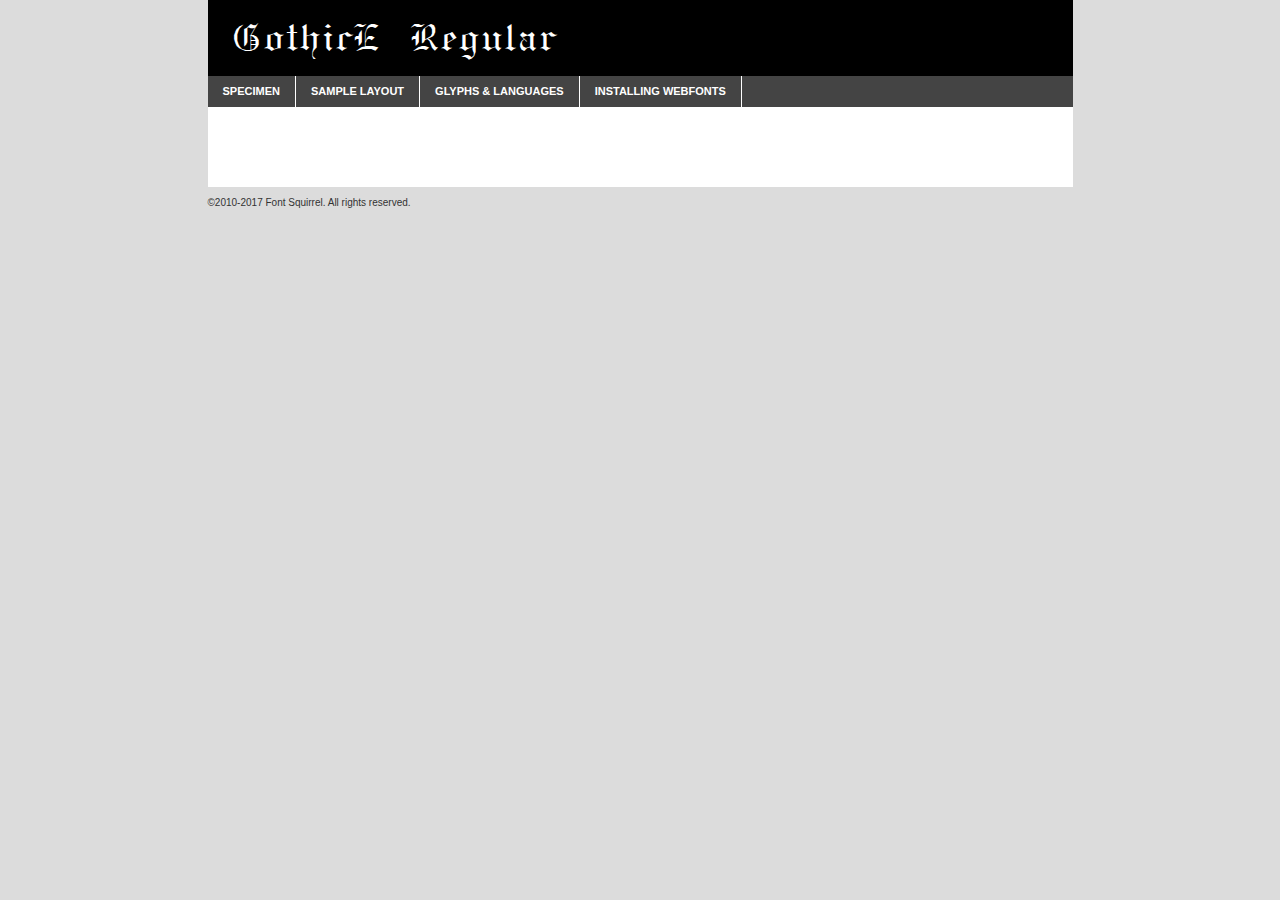
<file: fonts/gothice/gothice_-demo.html>
<!DOCTYPE html PUBLIC "-//W3C//DTD XHTML 1.0 Transitional//EN"
        "http://www.w3.org/TR/xhtml1/DTD/xhtml1-transitional.dtd">

<html xmlns="http://www.w3.org/1999/xhtml" xml:lang="en" lang="en">
<head>
    <meta http-equiv="Content-Type" content="text/html; charset=utf-8"/>
    <script src="http://ajax.googleapis.com/ajax/libs/jquery/1.7.2/jquery.min.js" type="text/javascript" charset="utf-8"></script>
    <script type="text/javascript">
		(function($) {
			$.fn.easyTabs = function(option) {
				var param = jQuery.extend({ fadeSpeed: 'fast', defaultContent: 1, activeClass: 'active' }, option);
				$(this).each(function() {
					var thisId = '#' + this.id;
					if ( param.defaultContent == '' )
					{
						param.defaultContent = 1;
					}
					if ( typeof param.defaultContent == 'number' )
					{
						var defaultTab = $(thisId + ' .tabs li:eq(' + (param.defaultContent - 1) + ') a').attr('href').substr(1);
					}
					else
					{
						var defaultTab = param.defaultContent;
					}
					$(thisId + ' .tabs li a').each(function() {
						var tabToHide = $(this).attr('href').substr(1);
						$('#' + tabToHide).addClass('easytabs-tab-content');
					});
					hideAll();
					changeContent(defaultTab);

					function hideAll() {$(thisId + ' .easytabs-tab-content').hide();}

					function changeContent(tabId)
					{
						hideAll();
						$(thisId + ' .tabs li').removeClass(param.activeClass);
						$(thisId + ' .tabs li a[href=#' + tabId + ']').closest('li').addClass(param.activeClass);
						if ( param.fadeSpeed != 'none' )
						{
							$(thisId + ' #' + tabId).fadeIn(param.fadeSpeed);
						}
						else
						{
							$(thisId + ' #' + tabId).show();
						}
					}

					$(thisId + ' .tabs li').click(function() {
						var tabId = $(this).find('a').attr('href').substr(1);
						changeContent(tabId);
						return false;
					});
				});
			}
		})(jQuery);
    </script>
    <link rel="stylesheet" href="specimen_files/specimen_stylesheet.css" type="text/css" charset="utf-8"/>
    <link rel="stylesheet" href="stylesheet.css" type="text/css" charset="utf-8"/>

    <style type="text/css">
        		body {
			font-family: 'gothiceregular';
        		}

            </style>

    <title>GothicE Regular Specimen</title>


    <script type="text/javascript" charset="utf-8">
		$(document).ready(function() {
			$('#container').easyTabs({ defaultContent: 1 });
		});
    </script>
</head>

<body>
<div id="container">
    <div id="header">
		GothicE Regular    </div>
    <ul class="tabs">
        <li><a href="#specimen">Specimen</a></li>
        <li><a href="#layout">Sample Layout</a></li>
                <li><a href="#glyphs">Glyphs &amp; Languages</a></li>
        <li><a href="#installing">Installing Webfonts</a></li>

    </ul>

    <div id="main_content">


        <div id="specimen">

            <div class="section">
                <div class="grid12 firstcol">
                    <div class="huge">AaBb</div>
                </div>
            </div>

            <div class="section">
                <div class="glyph_range">A&#x200B;B&#x200b;C&#x200b;D&#x200b;E&#x200b;F&#x200b;G&#x200b;H&#x200b;I&#x200b;J&#x200b;K&#x200b;L&#x200b;M&#x200b;N&#x200b;O&#x200b;P&#x200b;Q&#x200b;R&#x200b;S&#x200b;T&#x200b;U&#x200b;V&#x200b;W&#x200b;X&#x200b;Y&#x200b;Z&#x200b;a&#x200b;b&#x200b;c&#x200b;d&#x200b;e&#x200b;f&#x200b;g&#x200b;h&#x200b;i&#x200b;j&#x200b;k&#x200b;l&#x200b;m&#x200b;n&#x200b;o&#x200b;p&#x200b;q&#x200b;r&#x200b;s&#x200b;t&#x200b;u&#x200b;v&#x200b;w&#x200b;x&#x200b;y&#x200b;z&#x200b;1&#x200b;2&#x200b;3&#x200b;4&#x200b;5&#x200b;6&#x200b;7&#x200b;8&#x200b;9&#x200b;0&#x200b;&amp;&#x200b;.&#x200b;,&#x200b;?&#x200b;!&#x200b;&#64;&#x200b;(&#x200b;)&#x200b;#&#x200b;$&#x200b;%&#x200b;*&#x200b;+&#x200b;-&#x200b;=&#x200b;:&#x200b;;</div>
            </div>
            <div class="section">
                <div class="grid12 firstcol">
                    <table class="sample_table">
                        <tr>
                            <td>10</td>
                            <td class="size10">abcdefghijklmnopqrstuvwxyzABCDEFGHIJKLMNOPQRSTUVWXYZ0123456789abcdefghijklmnopqrstuvwxyzABCDEFGHIJKLMNOPQRSTUVWXYZ0123456789abcdefghijklmnopqrstuvwxyzABCDEFGHIJKLMNOPQRSTUVWXYZ</td>
                        </tr>
                        <tr>
                            <td>11</td>
                            <td class="size11">abcdefghijklmnopqrstuvwxyzABCDEFGHIJKLMNOPQRSTUVWXYZ0123456789abcdefghijklmnopqrstuvwxyzABCDEFGHIJKLMNOPQRSTUVWXYZ0123456789abcdefghijklmnopqrstuvwxyzABCDEFGHIJKLMNOPQRSTUVWXYZ</td>
                        </tr>
                        <tr>
                            <td>12</td>
                            <td class="size12">abcdefghijklmnopqrstuvwxyzABCDEFGHIJKLMNOPQRSTUVWXYZ0123456789abcdefghijklmnopqrstuvwxyzABCDEFGHIJKLMNOPQRSTUVWXYZ0123456789abcdefghijklmnopqrstuvwxyzABCDEFGHIJKLMNOPQRSTUVWXYZ</td>
                        </tr>
                        <tr>
                            <td>13</td>
                            <td class="size13">abcdefghijklmnopqrstuvwxyzABCDEFGHIJKLMNOPQRSTUVWXYZ0123456789abcdefghijklmnopqrstuvwxyzABCDEFGHIJKLMNOPQRSTUVWXYZ0123456789abcdefghijklmnopqrstuvwxyzABCDEFGHIJKLMNOPQRSTUVWXYZ</td>
                        </tr>
                        <tr>
                            <td>14</td>
                            <td class="size14">abcdefghijklmnopqrstuvwxyzABCDEFGHIJKLMNOPQRSTUVWXYZ0123456789abcdefghijklmnopqrstuvwxyzABCDEFGHIJKLMNOPQRSTUVWXYZ0123456789abcdefghijklmnopqrstuvwxyzABCDEFGHIJKLMNOPQRSTUVWXYZ</td>
                        </tr>
                        <tr>
                            <td>16</td>
                            <td class="size16">abcdefghijklmnopqrstuvwxyzABCDEFGHIJKLMNOPQRSTUVWXYZ0123456789abcdefghijklmnopqrstuvwxyzABCDEFGHIJKLMNOPQRSTUVWXYZ</td>
                        </tr>
                        <tr>
                            <td>18</td>
                            <td class="size18">abcdefghijklmnopqrstuvwxyzABCDEFGHIJKLMNOPQRSTUVWXYZ0123456789abcdefghijklmnopqrstuvwxyzABCDEFGHIJKLMNOPQRSTUVWXYZ</td>
                        </tr>
                        <tr>
                            <td>20</td>
                            <td class="size20">abcdefghijklmnopqrstuvwxyzABCDEFGHIJKLMNOPQRSTUVWXYZ0123456789abcdefghijklmnopqrstuvwxyzABCDEFGHIJKLMNOPQRSTUVWXYZ</td>
                        </tr>
                        <tr>
                            <td>24</td>
                            <td class="size24">abcdefghijklmnopqrstuvwxyzABCDEFGHIJKLMNOPQRSTUVWXYZ0123456789abcdefghijklmnopqrstuvwxyzABCDEFGHIJKLMNOPQRSTUVWXYZ</td>
                        </tr>
                        <tr>
                            <td>30</td>
                            <td class="size30">abcdefghijklmnopqrstuvwxyzABCDEFGHIJKLMNOPQRSTUVWXYZ0123456789abcdefghijklmnopqrstuvwxyzABCDEFGHIJKLMNOPQRSTUVWXYZ</td>
                        </tr>
                        <tr>
                            <td>36</td>
                            <td class="size36">abcdefghijklmnopqrstuvwxyzABCDEFGHIJKLMNOPQRSTUVWXYZ0123456789abcdefghijklmnopqrstuvwxyzABCDEFGHIJKLMNOPQRSTUVWXYZ</td>
                        </tr>
                        <tr>
                            <td>48</td>
                            <td class="size48">abcdefghijklmnopqrstuvwxyzABCDEFGHIJKLMNOPQRSTUVWXYZ0123456789abcdefghijklmnopqrstuvwxyzABCDEFGHIJKLMNOPQRSTUVWXYZ</td>
                        </tr>
                        <tr>
                            <td>60</td>
                            <td class="size60">abcdefghijklmnopqrstuvwxyzABCDEFGHIJKLMNOPQRSTUVWXYZ0123456789abcdefghijklmnopqrstuvwxyzABCDEFGHIJKLMNOPQRSTUVWXYZ</td>
                        </tr>
                        <tr>
                            <td>72</td>
                            <td class="size72">abcdefghijklmnopqrstuvwxyzABCDEFGHIJKLMNOPQRSTUVWXYZ0123456789abcdefghijklmnopqrstuvwxyzABCDEFGHIJKLMNOPQRSTUVWXYZ</td>
                        </tr>
                        <tr>
                            <td>90</td>
                            <td class="size90">abcdefghijklmnopqrstuvwxyzABCDEFGHIJKLMNOPQRSTUVWXYZ0123456789abcdefghijklmnopqrstuvwxyzABCDEFGHIJKLMNOPQRSTUVWXYZ</td>
                        </tr>
                    </table>

                </div>

            </div>


            <div class="section" id="bodycomparison">


                <div id="xheight">
                    <div class="fontbody">&#x25FC;&#x25FC;&#x25FC;&#x25FC;&#x25FC;&#x25FC;&#x25FC;&#x25FC;&#x25FC;&#x25FC;&#x25FC;&#x25FC;&#x25FC;&#x25FC;&#x25FC;&#x25FC;&#x25FC;&#x25FC;&#x25FC;&#x25FC;&#x25FC;&#x25FC;&#x25FC;&#x25FC;&#x25FC;&#x25FC;&#x25FC;&#x25FC;&#x25FC;&#x25FC;&#x25FC;&#x25FC;&#x25FC;&#x25FC;&#x25FC;&#x25FC;&#x25FC;&#x25FC;&#x25FC;&#x25FC;&#x25FC;&#x25FC;&#x25FC;&#x25FC;&#x25FC;&#x25FC;&#x25FC;&#x25FC;&#x25FC;&#x25FC;&#x25FC;&#x25FC;&#x25FC;&#x25FC;&#x25FC;&#x25FC;&#x25FC;&#x25FC;&#x25FC;&#x25FC;&#x25FC;&#x25FC;&#x25FC;&#x25FC;&#x25FC;&#x25FC;&#x25FC;&#x25FC;&#x25FC;&#x25FC;&#x25FC;&#x25FC;&#x25FC;&#x25FC;&#x25FC;&#x25FC;&#x25FC;&#x25FC;&#x25FC;&#x25FC;&#x25FC;&#x25FC;&#x25FC;&#x25FC;&#x25FC;&#x25FC;&#x25FC;&#x25FC;&#x25FC;&#x25FC;&#x25FC;&#x25FC;&#x25FC;&#x25FC;&#x25FC;&#x25FC;&#x25FC;&#x25FC;&#x25FC;body</div>
                    <div class="arialbody">body</div>
                    <div class="verdanabody">body</div>
                    <div class="georgiabody">body</div>
                </div>
                <div class="fontbody" style="z-index:1">
                    body<span>GothicE Regular</span>
                </div>
                <div class="arialbody" style="z-index:1">
                    body<span>Arial</span>
                </div>
                <div class="verdanabody" style="z-index:1">
                    body<span>Verdana</span>
                </div>
                <div class="georgiabody" style="z-index:1">
                    body<span>Georgia</span>
                </div>


            </div>


            <div class="section psample psample_row1" id="">

                <div class="grid2 firstcol">
                    <p class="size10"><span>10.</span>Aenean lacinia bibendum nulla sed consectetur. Fusce dapibus, tellus ac cursus commodo, tortor mauris condimentum nibh, ut fermentum massa justo sit amet risus. Nullam id dolor id nibh ultricies vehicula ut id elit. Cum sociis natoque penatibus et magnis dis parturient montes, nascetur ridiculus mus. Nulla vitae elit libero, a pharetra augue.</p>

                </div>
                <div class="grid3">
                    <p class="size11"><span>11.</span>Aenean lacinia bibendum nulla sed consectetur. Fusce dapibus, tellus ac cursus commodo, tortor mauris condimentum nibh, ut fermentum massa justo sit amet risus. Nullam id dolor id nibh ultricies vehicula ut id elit. Cum sociis natoque penatibus et magnis dis parturient montes, nascetur ridiculus mus. Nulla vitae elit libero, a pharetra augue.</p>

                </div>
                <div class="grid3">
                    <p class="size12"><span>12.</span>Aenean lacinia bibendum nulla sed consectetur. Fusce dapibus, tellus ac cursus commodo, tortor mauris condimentum nibh, ut fermentum massa justo sit amet risus. Nullam id dolor id nibh ultricies vehicula ut id elit. Cum sociis natoque penatibus et magnis dis parturient montes, nascetur ridiculus mus. Nulla vitae elit libero, a pharetra augue.</p>

                </div>
                <div class="grid4">
                    <p class="size13"><span>13.</span>Aenean lacinia bibendum nulla sed consectetur. Fusce dapibus, tellus ac cursus commodo, tortor mauris condimentum nibh, ut fermentum massa justo sit amet risus. Nullam id dolor id nibh ultricies vehicula ut id elit. Cum sociis natoque penatibus et magnis dis parturient montes, nascetur ridiculus mus. Nulla vitae elit libero, a pharetra augue.</p>

                </div>
                <div class="white_blend"></div>

            </div>
            <div class="section psample psample_row2" id="">
                <div class="grid3 firstcol">
                    <p class="size14"><span>14.</span>Aenean lacinia bibendum nulla sed consectetur. Fusce dapibus, tellus ac cursus commodo, tortor mauris condimentum nibh, ut fermentum massa justo sit amet risus. Nullam id dolor id nibh ultricies vehicula ut id elit. Cum sociis natoque penatibus et magnis dis parturient montes, nascetur ridiculus mus. Nulla vitae elit libero, a pharetra augue.</p>

                </div>
                <div class="grid4">
                    <p class="size16"><span>16.</span>Aenean lacinia bibendum nulla sed consectetur. Fusce dapibus, tellus ac cursus commodo, tortor mauris condimentum nibh, ut fermentum massa justo sit amet risus. Nullam id dolor id nibh ultricies vehicula ut id elit. Cum sociis natoque penatibus et magnis dis parturient montes, nascetur ridiculus mus. Nulla vitae elit libero, a pharetra augue.</p>

                </div>
                <div class="grid5">
                    <p class="size18"><span>18.</span>Aenean lacinia bibendum nulla sed consectetur. Fusce dapibus, tellus ac cursus commodo, tortor mauris condimentum nibh, ut fermentum massa justo sit amet risus. Nullam id dolor id nibh ultricies vehicula ut id elit. Cum sociis natoque penatibus et magnis dis parturient montes, nascetur ridiculus mus. Nulla vitae elit libero, a pharetra augue.</p>

                </div>

                <div class="white_blend"></div>

            </div>

            <div class="section psample psample_row3" id="">
                <div class="grid5 firstcol">
                    <p class="size20"><span>20.</span>Aenean lacinia bibendum nulla sed consectetur. Fusce dapibus, tellus ac cursus commodo, tortor mauris condimentum nibh, ut fermentum massa justo sit amet risus. Nullam id dolor id nibh ultricies vehicula ut id elit. Cum sociis natoque penatibus et magnis dis parturient montes, nascetur ridiculus mus. Nulla vitae elit libero, a pharetra augue.</p>
                </div>
                <div class="grid7">
                    <p class="size24"><span>24.</span>Aenean lacinia bibendum nulla sed consectetur. Fusce dapibus, tellus ac cursus commodo, tortor mauris condimentum nibh, ut fermentum massa justo sit amet risus. Nullam id dolor id nibh ultricies vehicula ut id elit. Cum sociis natoque penatibus et magnis dis parturient montes, nascetur ridiculus mus. Nulla vitae elit libero, a pharetra augue.</p>
                </div>

                <div class="white_blend"></div>

            </div>

            <div class="section psample psample_row4" id="">
                <div class="grid12 firstcol">
                    <p class="size30"><span>30.</span>Aenean lacinia bibendum nulla sed consectetur. Fusce dapibus, tellus ac cursus commodo, tortor mauris condimentum nibh, ut fermentum massa justo sit amet risus. Nullam id dolor id nibh ultricies vehicula ut id elit. Cum sociis natoque penatibus et magnis dis parturient montes, nascetur ridiculus mus. Nulla vitae elit libero, a pharetra augue.</p>
                </div>
                <div class="white_blend"></div>

            </div>


            <div class="section psample psample_row1 fullreverse">
                <div class="grid2 firstcol">
                    <p class="size10"><span>10.</span>Aenean lacinia bibendum nulla sed consectetur. Fusce dapibus, tellus ac cursus commodo, tortor mauris condimentum nibh, ut fermentum massa justo sit amet risus. Nullam id dolor id nibh ultricies vehicula ut id elit. Cum sociis natoque penatibus et magnis dis parturient montes, nascetur ridiculus mus. Nulla vitae elit libero, a pharetra augue.</p>

                </div>
                <div class="grid3">
                    <p class="size11"><span>11.</span>Aenean lacinia bibendum nulla sed consectetur. Fusce dapibus, tellus ac cursus commodo, tortor mauris condimentum nibh, ut fermentum massa justo sit amet risus. Nullam id dolor id nibh ultricies vehicula ut id elit. Cum sociis natoque penatibus et magnis dis parturient montes, nascetur ridiculus mus. Nulla vitae elit libero, a pharetra augue.</p>

                </div>
                <div class="grid3">
                    <p class="size12"><span>12.</span>Aenean lacinia bibendum nulla sed consectetur. Fusce dapibus, tellus ac cursus commodo, tortor mauris condimentum nibh, ut fermentum massa justo sit amet risus. Nullam id dolor id nibh ultricies vehicula ut id elit. Cum sociis natoque penatibus et magnis dis parturient montes, nascetur ridiculus mus. Nulla vitae elit libero, a pharetra augue.</p>

                </div>
                <div class="grid4">
                    <p class="size13"><span>13.</span>Aenean lacinia bibendum nulla sed consectetur. Fusce dapibus, tellus ac cursus commodo, tortor mauris condimentum nibh, ut fermentum massa justo sit amet risus. Nullam id dolor id nibh ultricies vehicula ut id elit. Cum sociis natoque penatibus et magnis dis parturient montes, nascetur ridiculus mus. Nulla vitae elit libero, a pharetra augue.</p>

                </div>
                <div class="black_blend"></div>

            </div>

            <div class="section psample psample_row2 fullreverse">
                <div class="grid3 firstcol">
                    <p class="size14"><span>14.</span>Aenean lacinia bibendum nulla sed consectetur. Fusce dapibus, tellus ac cursus commodo, tortor mauris condimentum nibh, ut fermentum massa justo sit amet risus. Nullam id dolor id nibh ultricies vehicula ut id elit. Cum sociis natoque penatibus et magnis dis parturient montes, nascetur ridiculus mus. Nulla vitae elit libero, a pharetra augue.</p>

                </div>
                <div class="grid4">
                    <p class="size16"><span>16.</span>Aenean lacinia bibendum nulla sed consectetur. Fusce dapibus, tellus ac cursus commodo, tortor mauris condimentum nibh, ut fermentum massa justo sit amet risus. Nullam id dolor id nibh ultricies vehicula ut id elit. Cum sociis natoque penatibus et magnis dis parturient montes, nascetur ridiculus mus. Nulla vitae elit libero, a pharetra augue.</p>

                </div>
                <div class="grid5">
                    <p class="size18"><span>18.</span>Aenean lacinia bibendum nulla sed consectetur. Fusce dapibus, tellus ac cursus commodo, tortor mauris condimentum nibh, ut fermentum massa justo sit amet risus. Nullam id dolor id nibh ultricies vehicula ut id elit. Cum sociis natoque penatibus et magnis dis parturient montes, nascetur ridiculus mus. Nulla vitae elit libero, a pharetra augue.</p>

                </div>
                <div class="black_blend"></div>

            </div>

            <div class="section psample fullreverse psample_row3" id="">
                <div class="grid5 firstcol">
                    <p class="size20"><span>20.</span>Aenean lacinia bibendum nulla sed consectetur. Fusce dapibus, tellus ac cursus commodo, tortor mauris condimentum nibh, ut fermentum massa justo sit amet risus. Nullam id dolor id nibh ultricies vehicula ut id elit. Cum sociis natoque penatibus et magnis dis parturient montes, nascetur ridiculus mus. Nulla vitae elit libero, a pharetra augue.</p>
                </div>
                <div class="grid7">
                    <p class="size24"><span>24.</span>Aenean lacinia bibendum nulla sed consectetur. Fusce dapibus, tellus ac cursus commodo, tortor mauris condimentum nibh, ut fermentum massa justo sit amet risus. Nullam id dolor id nibh ultricies vehicula ut id elit. Cum sociis natoque penatibus et magnis dis parturient montes, nascetur ridiculus mus. Nulla vitae elit libero, a pharetra augue.</p>
                </div>

                <div class="black_blend"></div>

            </div>

            <div class="section psample fullreverse psample_row4" id="" style="border-bottom: 20px #000 solid;">
                <div class="grid12 firstcol">
                    <p class="size30"><span>30.</span>Aenean lacinia bibendum nulla sed consectetur. Fusce dapibus, tellus ac cursus commodo, tortor mauris condimentum nibh, ut fermentum massa justo sit amet risus. Nullam id dolor id nibh ultricies vehicula ut id elit. Cum sociis natoque penatibus et magnis dis parturient montes, nascetur ridiculus mus. Nulla vitae elit libero, a pharetra augue.</p>
                </div>
                <div class="black_blend"></div>

            </div>


        </div>

        <div id="layout">

            <div class="section">

                <div class="grid12 firstcol">
                    <h1>Lorem Ipsum Dolor</h1>
                    <h2>Etiam porta sem malesuada magna mollis euismod</h2>

                    <p class="byline">By <a href="#link">Aenean Lacinia</a></p>
                </div>
            </div>
            <div class="section">
                <div class="grid8 firstcol">
                    <p class="large">Donec sed odio dui. Morbi leo risus, porta ac consectetur ac, vestibulum at eros. Fusce dapibus, tellus ac cursus commodo, tortor mauris condimentum nibh, ut fermentum massa justo sit amet risus. </p>


                    <h3>Pellentesque ornare sem</h3>

                    <p>Maecenas sed diam eget risus varius blandit sit amet non magna. Maecenas faucibus mollis interdum. Donec ullamcorper nulla non metus auctor fringilla. Nullam id dolor id nibh ultricies vehicula ut id elit. Nullam id dolor id nibh ultricies vehicula ut id elit. </p>

                    <p>Aenean eu leo quam. Pellentesque ornare sem lacinia quam venenatis vestibulum. Lorem ipsum dolor sit amet, consectetur adipiscing elit. Cum sociis natoque penatibus et magnis dis parturient montes, nascetur ridiculus mus. </p>

                    <p>Nulla vitae elit libero, a pharetra augue. Praesent commodo cursus magna, vel scelerisque nisl consectetur et. Aenean lacinia bibendum nulla sed consectetur. </p>

                    <p>Nullam quis risus eget urna mollis ornare vel eu leo. Nullam quis risus eget urna mollis ornare vel eu leo. Maecenas sed diam eget risus varius blandit sit amet non magna. Donec ullamcorper nulla non metus auctor fringilla. </p>

                    <h3>Cras mattis consectetur</h3>

                    <p>Aenean eu leo quam. Pellentesque ornare sem lacinia quam venenatis vestibulum. Aenean lacinia bibendum nulla sed consectetur. Integer posuere erat a ante venenatis dapibus posuere velit aliquet. Cras mattis consectetur purus sit amet fermentum. </p>

                    <p>Nullam id dolor id nibh ultricies vehicula ut id elit. Nullam quis risus eget urna mollis ornare vel eu leo. Cras mattis consectetur purus sit amet fermentum.</p>
                </div>

                <div class="grid4 sidebar">

                    <div class="box reverse">
                        <p class="last">Nullam quis risus eget urna mollis ornare vel eu leo. Donec ullamcorper nulla non metus auctor fringilla. Cras mattis consectetur purus sit amet fermentum. Sed posuere consectetur est at lobortis. Lorem ipsum dolor sit amet, consectetur adipiscing elit. </p>
                    </div>

                    <p class="caption">Maecenas sed diam eget risus varius.</p>

                    <p>Vestibulum id ligula porta felis euismod semper. Integer posuere erat a ante venenatis dapibus posuere velit aliquet. Vestibulum id ligula porta felis euismod semper. Sed posuere consectetur est at lobortis. Maecenas sed diam eget risus varius blandit sit amet non magna. Fusce dapibus, tellus ac cursus commodo, tortor mauris condimentum nibh, ut fermentum massa justo sit amet risus. </p>


                    <p>Duis mollis, est non commodo luctus, nisi erat porttitor ligula, eget lacinia odio sem nec elit. Aenean lacinia bibendum nulla sed consectetur. Vivamus sagittis lacus vel augue laoreet rutrum faucibus dolor auctor. Aenean lacinia bibendum nulla sed consectetur. Nullam quis risus eget urna mollis ornare vel eu leo. </p>

                    <p>Praesent commodo cursus magna, vel scelerisque nisl consectetur et. Donec ullamcorper nulla non metus auctor fringilla. Maecenas faucibus mollis interdum. Fusce dapibus, tellus ac cursus commodo, tortor mauris condimentum nibh, ut fermentum massa justo sit amet risus. </p>

                </div>
            </div>

        </div>


		

        <div id="glyphs">
            <div class="section">
                <div class="grid12 firstcol">

                    <h1>Language Support</h1>
                    <p>The subset of GothicE Regular in this kit supports the following languages:<br/>

						Albanian, Basque, Breton, Chamorro, Dutch, English, Finnish, Frisian, Galician, German, Italian, Malagasy, Portuguese, Spanish, Alsatian, Aragonese, Arapaho, Arrernte, Asturian, Aymara, Bislama, Cebuano, Corsican, Fijian, French_creole, Genoese, Gilbertese, Haitian_creole, Hiligaynon, Hmong, Hopi, Ibanag, Iloko_ilokano, Indonesian, Interglossa_glosa, Interlingua, Irish_gaelic, Jerriais, Lojban, Lombard, Luxembourgeois, Manx, Mohawk, Norfolk_pitcairnese, Occitan, Oromo, Pangasinan, Papiamento, Piedmontese, Potawatomi, Rhaeto-romance, Romansh, Rotokas, Sami_lule, Sardinian, Scots_gaelic, Seychelles_creole, Shona, Somali, Southern_ndebele, Swahili, Swati_swazi, Tagalog_filipino_pilipino, Tetum, Tok_pisin, Uyghur_latinized, Volapuk, Walloon, Warlpiri, Xhosa, Yapese, Zulu, Latinbasic, Ubasic, Demo                    </p>
                    <h1>Glyph Chart</h1>
                    <p>The subset of GothicE Regular in this kit includes all the glyphs listed below. Unicode entities are included above each glyph to help you insert individual characters into your layout.</p>
                    <div id="glyph_chart">

						                            							                                <div><p>&amp;#32;</p>&#32;</div>
																				                                <div><p>&amp;#33;</p>&#33;</div>
																				                                <div><p>&amp;#34;</p>&#34;</div>
																				                                <div><p>&amp;#35;</p>&#35;</div>
																				                                <div><p>&amp;#36;</p>&#36;</div>
																				                                <div><p>&amp;#37;</p>&#37;</div>
																				                                <div><p>&amp;#38;</p>&#38;</div>
																				                                <div><p>&amp;#39;</p>&#39;</div>
																				                                <div><p>&amp;#40;</p>&#40;</div>
																				                                <div><p>&amp;#41;</p>&#41;</div>
																				                                <div><p>&amp;#42;</p>&#42;</div>
																				                                <div><p>&amp;#43;</p>&#43;</div>
																				                                <div><p>&amp;#44;</p>&#44;</div>
																				                                <div><p>&amp;#45;</p>&#45;</div>
																				                                <div><p>&amp;#46;</p>&#46;</div>
																				                                <div><p>&amp;#47;</p>&#47;</div>
																				                                <div><p>&amp;#48;</p>&#48;</div>
																				                                <div><p>&amp;#49;</p>&#49;</div>
																				                                <div><p>&amp;#50;</p>&#50;</div>
																				                                <div><p>&amp;#51;</p>&#51;</div>
																				                                <div><p>&amp;#52;</p>&#52;</div>
																				                                <div><p>&amp;#53;</p>&#53;</div>
																				                                <div><p>&amp;#54;</p>&#54;</div>
																				                                <div><p>&amp;#55;</p>&#55;</div>
																				                                <div><p>&amp;#56;</p>&#56;</div>
																				                                <div><p>&amp;#57;</p>&#57;</div>
																				                                <div><p>&amp;#58;</p>&#58;</div>
																				                                <div><p>&amp;#59;</p>&#59;</div>
																				                                <div><p>&amp;#60;</p>&#60;</div>
																				                                <div><p>&amp;#61;</p>&#61;</div>
																				                                <div><p>&amp;#62;</p>&#62;</div>
																				                                <div><p>&amp;#63;</p>&#63;</div>
																				                                <div><p>&amp;#64;</p>&#64;</div>
																				                                <div><p>&amp;#65;</p>&#65;</div>
																				                                <div><p>&amp;#66;</p>&#66;</div>
																				                                <div><p>&amp;#67;</p>&#67;</div>
																				                                <div><p>&amp;#68;</p>&#68;</div>
																				                                <div><p>&amp;#69;</p>&#69;</div>
																				                                <div><p>&amp;#70;</p>&#70;</div>
																				                                <div><p>&amp;#71;</p>&#71;</div>
																				                                <div><p>&amp;#72;</p>&#72;</div>
																				                                <div><p>&amp;#73;</p>&#73;</div>
																				                                <div><p>&amp;#74;</p>&#74;</div>
																				                                <div><p>&amp;#75;</p>&#75;</div>
																				                                <div><p>&amp;#76;</p>&#76;</div>
																				                                <div><p>&amp;#77;</p>&#77;</div>
																				                                <div><p>&amp;#78;</p>&#78;</div>
																				                                <div><p>&amp;#79;</p>&#79;</div>
																				                                <div><p>&amp;#80;</p>&#80;</div>
																				                                <div><p>&amp;#81;</p>&#81;</div>
																				                                <div><p>&amp;#82;</p>&#82;</div>
																				                                <div><p>&amp;#83;</p>&#83;</div>
																				                                <div><p>&amp;#84;</p>&#84;</div>
																				                                <div><p>&amp;#85;</p>&#85;</div>
																				                                <div><p>&amp;#86;</p>&#86;</div>
																				                                <div><p>&amp;#87;</p>&#87;</div>
																				                                <div><p>&amp;#88;</p>&#88;</div>
																				                                <div><p>&amp;#89;</p>&#89;</div>
																				                                <div><p>&amp;#90;</p>&#90;</div>
																				                                <div><p>&amp;#91;</p>&#91;</div>
																				                                <div><p>&amp;#92;</p>&#92;</div>
																				                                <div><p>&amp;#93;</p>&#93;</div>
																				                                <div><p>&amp;#94;</p>&#94;</div>
																				                                <div><p>&amp;#95;</p>&#95;</div>
																				                                <div><p>&amp;#96;</p>&#96;</div>
																				                                <div><p>&amp;#97;</p>&#97;</div>
																				                                <div><p>&amp;#98;</p>&#98;</div>
																				                                <div><p>&amp;#99;</p>&#99;</div>
																				                                <div><p>&amp;#100;</p>&#100;</div>
																				                                <div><p>&amp;#101;</p>&#101;</div>
																				                                <div><p>&amp;#102;</p>&#102;</div>
																				                                <div><p>&amp;#103;</p>&#103;</div>
																				                                <div><p>&amp;#104;</p>&#104;</div>
																				                                <div><p>&amp;#105;</p>&#105;</div>
																				                                <div><p>&amp;#106;</p>&#106;</div>
																				                                <div><p>&amp;#107;</p>&#107;</div>
																				                                <div><p>&amp;#108;</p>&#108;</div>
																				                                <div><p>&amp;#109;</p>&#109;</div>
																				                                <div><p>&amp;#110;</p>&#110;</div>
																				                                <div><p>&amp;#111;</p>&#111;</div>
																				                                <div><p>&amp;#112;</p>&#112;</div>
																				                                <div><p>&amp;#113;</p>&#113;</div>
																				                                <div><p>&amp;#114;</p>&#114;</div>
																				                                <div><p>&amp;#115;</p>&#115;</div>
																				                                <div><p>&amp;#116;</p>&#116;</div>
																				                                <div><p>&amp;#117;</p>&#117;</div>
																				                                <div><p>&amp;#118;</p>&#118;</div>
																				                                <div><p>&amp;#119;</p>&#119;</div>
																				                                <div><p>&amp;#120;</p>&#120;</div>
																				                                <div><p>&amp;#121;</p>&#121;</div>
																				                                <div><p>&amp;#122;</p>&#122;</div>
																				                                <div><p>&amp;#123;</p>&#123;</div>
																				                                <div><p>&amp;#124;</p>&#124;</div>
																				                                <div><p>&amp;#125;</p>&#125;</div>
																				                                <div><p>&amp;#126;</p>&#126;</div>
																				                                <div><p>&amp;#160;</p>&#160;</div>
																				                                <div><p>&amp;#161;</p>&#161;</div>
																				                                <div><p>&amp;#162;</p>&#162;</div>
																				                                <div><p>&amp;#163;</p>&#163;</div>
																				                                <div><p>&amp;#165;</p>&#165;</div>
																				                                <div><p>&amp;#167;</p>&#167;</div>
																				                                <div><p>&amp;#170;</p>&#170;</div>
																				                                <div><p>&amp;#171;</p>&#171;</div>
																				                                <div><p>&amp;#173;</p>&#173;</div>
																				                                <div><p>&amp;#176;</p>&#176;</div>
																				                                <div><p>&amp;#177;</p>&#177;</div>
																				                                <div><p>&amp;#181;</p>&#181;</div>
																				                                <div><p>&amp;#186;</p>&#186;</div>
																				                                <div><p>&amp;#187;</p>&#187;</div>
																				                                <div><p>&amp;#188;</p>&#188;</div>
																				                                <div><p>&amp;#189;</p>&#189;</div>
																				                                <div><p>&amp;#191;</p>&#191;</div>
																				                                <div><p>&amp;#192;</p>&#192;</div>
																				                                <div><p>&amp;#193;</p>&#193;</div>
																				                                <div><p>&amp;#194;</p>&#194;</div>
																				                                <div><p>&amp;#195;</p>&#195;</div>
																				                                <div><p>&amp;#196;</p>&#196;</div>
																				                                <div><p>&amp;#197;</p>&#197;</div>
																				                                <div><p>&amp;#198;</p>&#198;</div>
																				                                <div><p>&amp;#199;</p>&#199;</div>
																				                                <div><p>&amp;#200;</p>&#200;</div>
																				                                <div><p>&amp;#201;</p>&#201;</div>
																				                                <div><p>&amp;#202;</p>&#202;</div>
																				                                <div><p>&amp;#203;</p>&#203;</div>
																				                                <div><p>&amp;#204;</p>&#204;</div>
																				                                <div><p>&amp;#205;</p>&#205;</div>
																				                                <div><p>&amp;#206;</p>&#206;</div>
																				                                <div><p>&amp;#207;</p>&#207;</div>
																				                                <div><p>&amp;#209;</p>&#209;</div>
																				                                <div><p>&amp;#210;</p>&#210;</div>
																				                                <div><p>&amp;#211;</p>&#211;</div>
																				                                <div><p>&amp;#212;</p>&#212;</div>
																				                                <div><p>&amp;#213;</p>&#213;</div>
																				                                <div><p>&amp;#214;</p>&#214;</div>
																				                                <div><p>&amp;#217;</p>&#217;</div>
																				                                <div><p>&amp;#218;</p>&#218;</div>
																				                                <div><p>&amp;#219;</p>&#219;</div>
																				                                <div><p>&amp;#220;</p>&#220;</div>
																				                                <div><p>&amp;#221;</p>&#221;</div>
																				                                <div><p>&amp;#223;</p>&#223;</div>
																				                                <div><p>&amp;#224;</p>&#224;</div>
																				                                <div><p>&amp;#225;</p>&#225;</div>
																				                                <div><p>&amp;#226;</p>&#226;</div>
																				                                <div><p>&amp;#227;</p>&#227;</div>
																				                                <div><p>&amp;#228;</p>&#228;</div>
																				                                <div><p>&amp;#229;</p>&#229;</div>
																				                                <div><p>&amp;#230;</p>&#230;</div>
																				                                <div><p>&amp;#231;</p>&#231;</div>
																				                                <div><p>&amp;#232;</p>&#232;</div>
																				                                <div><p>&amp;#233;</p>&#233;</div>
																				                                <div><p>&amp;#234;</p>&#234;</div>
																				                                <div><p>&amp;#235;</p>&#235;</div>
																				                                <div><p>&amp;#236;</p>&#236;</div>
																				                                <div><p>&amp;#237;</p>&#237;</div>
																				                                <div><p>&amp;#238;</p>&#238;</div>
																				                                <div><p>&amp;#239;</p>&#239;</div>
																				                                <div><p>&amp;#241;</p>&#241;</div>
																				                                <div><p>&amp;#242;</p>&#242;</div>
																				                                <div><p>&amp;#243;</p>&#243;</div>
																				                                <div><p>&amp;#244;</p>&#244;</div>
																				                                <div><p>&amp;#245;</p>&#245;</div>
																				                                <div><p>&amp;#246;</p>&#246;</div>
																				                                <div><p>&amp;#247;</p>&#247;</div>
																				                                <div><p>&amp;#249;</p>&#249;</div>
																				                                <div><p>&amp;#250;</p>&#250;</div>
																				                                <div><p>&amp;#251;</p>&#251;</div>
																				                                <div><p>&amp;#252;</p>&#252;</div>
																				                                <div><p>&amp;#253;</p>&#253;</div>
																				                                <div><p>&amp;#255;</p>&#255;</div>
																				                                <div><p>&amp;#376;</p>&#376;</div>
																				                                <div><p>&amp;#8192;</p>&#8192;</div>
																				                                <div><p>&amp;#8193;</p>&#8193;</div>
																				                                <div><p>&amp;#8194;</p>&#8194;</div>
																				                                <div><p>&amp;#8195;</p>&#8195;</div>
																				                                <div><p>&amp;#8196;</p>&#8196;</div>
																				                                <div><p>&amp;#8197;</p>&#8197;</div>
																				                                <div><p>&amp;#8198;</p>&#8198;</div>
																				                                <div><p>&amp;#8199;</p>&#8199;</div>
																				                                <div><p>&amp;#8200;</p>&#8200;</div>
																				                                <div><p>&amp;#8201;</p>&#8201;</div>
																				                                <div><p>&amp;#8202;</p>&#8202;</div>
																				                                <div><p>&amp;#8208;</p>&#8208;</div>
																				                                <div><p>&amp;#8209;</p>&#8209;</div>
																				                                <div><p>&amp;#8210;</p>&#8210;</div>
																				                                <div><p>&amp;#8211;</p>&#8211;</div>
																				                                <div><p>&amp;#8212;</p>&#8212;</div>
																				                                <div><p>&amp;#8239;</p>&#8239;</div>
																				                                <div><p>&amp;#8287;</p>&#8287;</div>
																				                                <div><p>&amp;#8364;</p>&#8364;</div>
																				                                <div><p>&amp;#9724;</p>&#9724;</div>
																																																										                    </div>
                </div>


            </div>
        </div>


        <div id="specs">

        </div>

        <div id="installing">
            <div class="section">
                <div class="grid7 firstcol">
                    <h1>Installing Webfonts</h1>

                    <p>Webfonts are supported by all major browser platforms but not all in the same way. There are currently four different font formats that must be included in order to target all browsers. This includes TTF, WOFF, EOT and SVG.</p>

                    <h2>1. Upload your webfonts</h2>
                    <p>You must upload your webfont kit to your website. They should be in or near the same directory as your CSS files.</p>

                    <h2>2. Include the webfont stylesheet</h2>
                    <p>A special CSS @font-face declaration helps the various browsers select the appropriate font it needs without causing you a bunch of headaches. Learn more about this syntax by reading the <a href="https://www.fontspring.com/blog/further-hardening-of-the-bulletproof-syntax">Fontspring blog post</a> about it. The code for it is as follows:</p>


                    <code>
                        @font-face{
                        font-family: 'MyWebFont';
                        src: url('WebFont.eot');
                        src: url('WebFont.eot?#iefix') format('embedded-opentype'),
                        url('WebFont.woff') format('woff'),
                        url('WebFont.ttf') format('truetype'),
                        url('WebFont.svg#webfont') format('svg');
                        }
                    </code>

                    <p>We've already gone ahead and generated the code for you. All you have to do is link to the stylesheet in your HTML, like this:</p>
                    <code>&lt;link rel=&quot;stylesheet&quot; href=&quot;stylesheet.css&quot; type=&quot;text/css&quot; charset=&quot;utf-8&quot; /&gt;</code>

                    <h2>3. Modify your own stylesheet</h2>
                    <p>To take advantage of your new fonts, you must tell your stylesheet to use them. Look at the original @font-face declaration above and find the property called "font-family." The name linked there will be what you use to reference the font. Prepend that webfont name to the font stack in the "font-family" property, inside the selector you want to change. For example:</p>
                    <code>p { font-family: 'WebFont', Arial, sans-serif; }</code>

                    <h2>4. Test</h2>
                    <p>Getting webfonts to work cross-browser <em>can</em> be tricky. Use the information in the sidebar to help you if you find that fonts aren't loading in a particular browser.</p>
                </div>

                <div class="grid5 sidebar">
                    <div class="box">
                        <h2>Troubleshooting<br/>Font-Face Problems</h2>
                        <p>Having trouble getting your webfonts to load in your new website? Here are some tips to sort out what might be the problem.</p>

                        <h3>Fonts not showing in any browser</h3>

                        <p>This sounds like you need to work on the plumbing. You either did not upload the fonts to the correct directory, or you did not link the fonts properly in the CSS. If you've confirmed that all this is correct and you still have a problem, take a look at your .htaccess file and see if requests are getting intercepted.</p>

                        <h3>Fonts not loading in iPhone or iPad</h3>

                        <p>The most common problem here is that you are serving the fonts from an IIS server. IIS refuses to serve files that have unknown MIME types. If that is the case, you must set the MIME type for SVG to "image/svg+xml" in the server settings. Follow these instructions from Microsoft if you need help.</p>

                        <h3>Fonts not loading in Firefox</h3>

                        <p>The primary reason for this failure? You are still using a version Firefox older than 3.5. So upgrade already! If that isn't it, then you are very likely serving fonts from a different domain. Firefox requires that all font assets be served from the same domain. Lastly it is possible that you need to add WOFF to your list of MIME types (if you are serving via IIS.)</p>

                        <h3>Fonts not loading in IE</h3>

                        <p>Are you looking at Internet Explorer on an actual Windows machine or are you cheating by using a service like Adobe BrowserLab? Many of these screenshot services do not render @font-face for IE. Best to test it on a real machine.</p>

                        <h3>Fonts not loading in IE9</h3>

                        <p>IE9, like Firefox, requires that fonts be served from the same domain as the website. Make sure that is the case.</p>
                    </div>
                </div>
            </div>

        </div>

    </div>
    <div id="footer">
        <p>&copy;2010-2017 Font Squirrel. All rights reserved.</p>
    </div>
</div>
</body>
</html>
</file>
<file: fonts/gothice/stylesheet.css>
/*! Generated by Font Squirrel (https://www.fontsquirrel.com) on June 4, 2025 */



@font-face {
    font-family: 'gothiceregular';
    src: url('gothice_-webfont.woff2') format('woff2'),
         url('gothice_-webfont.woff') format('woff');
    font-weight: normal;
    font-style: normal;

}
</file>
<file: fonts/gothice/specimen_files/specimen_stylesheet.css>
@import url('grid_12-825-55-15.css');

/*  
	CSS Reset by Eric Meyer - Released under Public Domain
    http://meyerweb.com/eric/tools/css/reset/
*/
html, body, div, span, applet, object, iframe,
h1, h2, h3, h4, h5, h6, p, blockquote, pre,
a, abbr, acronym, address, big, cite, code,
del, dfn, em, font, img, ins, kbd, q, s, samp,
small, strike, strong, sub, sup, tt, var,
b, u, i, center, dl, dt, dd, ol, ul, li,
fieldset, form, label, legend, table,
caption, tbody, tfoot, thead, tr, th, td {
	margin:         0;
	padding:        0;
	border:         0;
	outline:        0;
	font-size:      100%;
	vertical-align: baseline;
	background:     transparent;
}

body {
	line-height: 1;
}

ol, ul {
	list-style: none;
}

blockquote, q {
	quotes: none;
}

blockquote:before, blockquote:after,
q:before, q:after {
	content: '';
	content: none;
}

:focus {
	outline: 0;
}

ins {
	text-decoration: none;
}

del {
	text-decoration: line-through;
}

table {
	border-collapse: collapse;
	border-spacing:  0;
}


body {
	color:            #000;
	background-color: #dcdcdc;
}

a {
	text-decoration: none;
	color:           #1883ba;
}

h1 {
	font-size:     32px;
	font-weight:   normal;
	font-style:    normal;
	margin-bottom: 18px;
}

h2 {
	font-size: 18px;
}

#container {
	width:  865px;
	margin: 0px auto;
}


#header {
	padding:          20px;
	font-size:        36px;
	background-color: #000;
	color:            #fff;
}

#header span {
	color: #666;
}

#main_content {
	background-color: #fff;
	padding:          60px 20px 20px;
}


#footer p {
	margin:         0;
	padding-top:    10px;
	padding-bottom: 50px;
	color:          #333;
	font:           10px Arial, sans-serif;
}

.tabs {
	width:            100%;
	height:           31px;
	background-color: #444;
}

.tabs li {
	float:            left;
	margin:           0;
	overflow:         hidden;
	background-color: #444;
}

.tabs li a {
	display:         block;
	color:           #fff;
	text-decoration: none;
	font:            bold 11px/11px 'Arial';
	text-transform:  uppercase;
	padding:         10px 15px;
	border-right:    1px solid #fff;
}

.tabs li a:hover {
	background-color: #00b3ff;

}

.tabs li.active a {
	color:            #000;
	background-color: #fff;
}


div.huge {

	font-size:      300px;
	line-height:    1em;
	padding:        0;
	letter-spacing: -.02em;
	overflow:       hidden;
}

div.glyph_range {
	font-size:   72px;
	line-height: 1.1em;
}

.size10 {
	font-size: 10px;
}

.size11 {
	font-size: 11px;
}

.size12 {
	font-size: 12px;
}

.size13 {
	font-size: 13px;
}

.size14 {
	font-size: 14px;
}

.size16 {
	font-size: 16px;
}

.size18 {
	font-size: 18px;
}

.size20 {
	font-size: 20px;
}

.size24 {
	font-size: 24px;
}

.size30 {
	font-size: 30px;
}

.size36 {
	font-size: 36px;
}

.size48 {
	font-size: 48px;
}

.size60 {
	font-size: 60px;
}

.size72 {
	font-size: 72px;
}

.size90 {
	font-size: 90px;
}


.psample_row1 {
	height: 120px;
}

.psample_row1 {
	height: 120px;
}

.psample_row2 {
	height: 160px;
}

.psample_row3 {
	height: 160px;
}

.psample_row4 {
	height: 160px;
}

.psample {
	overflow: hidden;
	position: relative;
}

.psample p {
	line-height: 1.3em;
	display:     block;
	overflow:    hidden;
	margin:      0;
}

.psample span {
	margin-right: .5em;
}

.white_blend {
	width:            100%;
	height:           61px;
	background-image: url([data-uri]);
	position:         absolute;
	bottom:           0;
}

.black_blend {
	width:            100%;
	height:           61px;
	background-image: url([data-uri]);
	position:         absolute;
	bottom:           0;
}

.fullreverse {
	background:    #000 !important;
	color:         #fff !important;
	margin-left:   -20px;
	padding-left:  20px;
	margin-right:  -20px;
	padding-right: 20px;
	padding:       20px;
	margin-bottom: 0;
}


.sample_table td {
	padding-top:    3px;
	padding-bottom: 5px;
	padding-left:   5px;
	vertical-align: middle;
	line-height:    1.2em;
}

.sample_table td:first-child {
	background-color: #eee;
	text-align:       right;
	padding-right:    5px;
	padding-left:     0;
	padding:          5px;
	font:             11px/12px 'Courier New', Courier, mono;
}

code {
	white-space:      pre;
	background-color: #eee;
	display:          block;
	padding:          10px;
	margin-bottom:    18px;
	overflow:         auto;
}


.bottom, .last {
	margin-bottom:  0 !important;
	padding-bottom: 0 !important;
}

.box {
	padding:       18px;
	margin-bottom: 18px;
	background:    #eee;
}

.reverse, .reversed {
	background: #000 !important;
	color:      #fff !important;
	border:     none !important;
}

#bodycomparison {
	position:    relative;
	overflow:    hidden;
	font-size:   72px;
	height:      90px;
	white-space: nowrap;
}

#bodycomparison div {
	font-size:   72px;
	line-height: 90px;
	display:     inline;
	margin:      0 15px 0 0;
	padding:     0;
}

#bodycomparison div span {
	font:     10px Arial;
	position: absolute;
	left:     0;
}

#xheight {
	float:       none;
	position:    absolute;
	color:       #d9f3ff;
	font-size:   72px;
	line-height: 90px;
}

.fontbody {
	position: relative;
}

.arialbody {
	font-family: Arial;
	position:    relative;
}

.verdanabody {
	font-family: Verdana;
	position:    relative;
}

.georgiabody {
	font-family: Georgia;
	position:    relative;
}

/* @group Layout page
 */

#layout h1 {
	font-size:   36px;
	line-height: 42px;
	font-weight: normal;
	font-style:  normal;
}

#layout h2 {
	font-size:   24px;
	line-height: 23px;
	font-weight: normal;
	font-style:  normal;
}

#layout h3 {
	font-size:   22px;
	line-height: 1.4em;
	margin-top:  1em;
	font-weight: normal;
	font-style:  normal;
}


#layout p.byline {
	font-size:     12px;
	margin-top:    18px;
	line-height:   12px;
	margin-bottom: 0;
}

#layout p {
	font-size:     14px;
	line-height:   21px;
	margin-bottom: .5em;
}

#layout p.large {
	font-size:   18px;
	line-height: 26px;
}

#layout .sidebar p {
	font-size:   12px;
	line-height: 1.4em;
}

#layout p.caption {
	font-size:     10px;
	margin-top:    -16px;
	margin-bottom: 18px;
}

/* @end */

/* @group Glyphs */

#glyph_chart div {
	background-color: #d9f3ff;
	color:            black;
	float:            left;
	font-size:        36px;
	height:           1.2em;
	line-height:      1.2em;
	margin-bottom:    1px;
	margin-right:     1px;
	text-align:       center;
	width:            1.2em;
	position:         relative;
	padding:          .6em .2em .2em;
}

#glyph_chart div p {
	position:         absolute;
	left:             0;
	top:              0;
	display:          block;
	text-align:       center;
	font:             bold 9px Arial, sans-serif;
	background-color: #3a768f;
	width:            100%;
	color:            #fff;
	padding:          2px 0;
}


#glyphs h1 {
	font-family: Arial, sans-serif;
}

/* @end */

/* @group Installing */

#installing {
	font: 13px Arial, sans-serif;
}

#installing p,
#glyphs p {
	line-height:   1.2em;
	margin-bottom: 18px;
	font:          13px Arial, sans-serif;
}


#installing h3 {
	font-size:  15px;
	margin-top: 18px;
}

/* @end */

#rendering h1 {
	font-family: Arial, sans-serif;
}

.render_table td {
	font:           11px 'Courier New', Courier, mono;
	vertical-align: middle;
}
</file>
